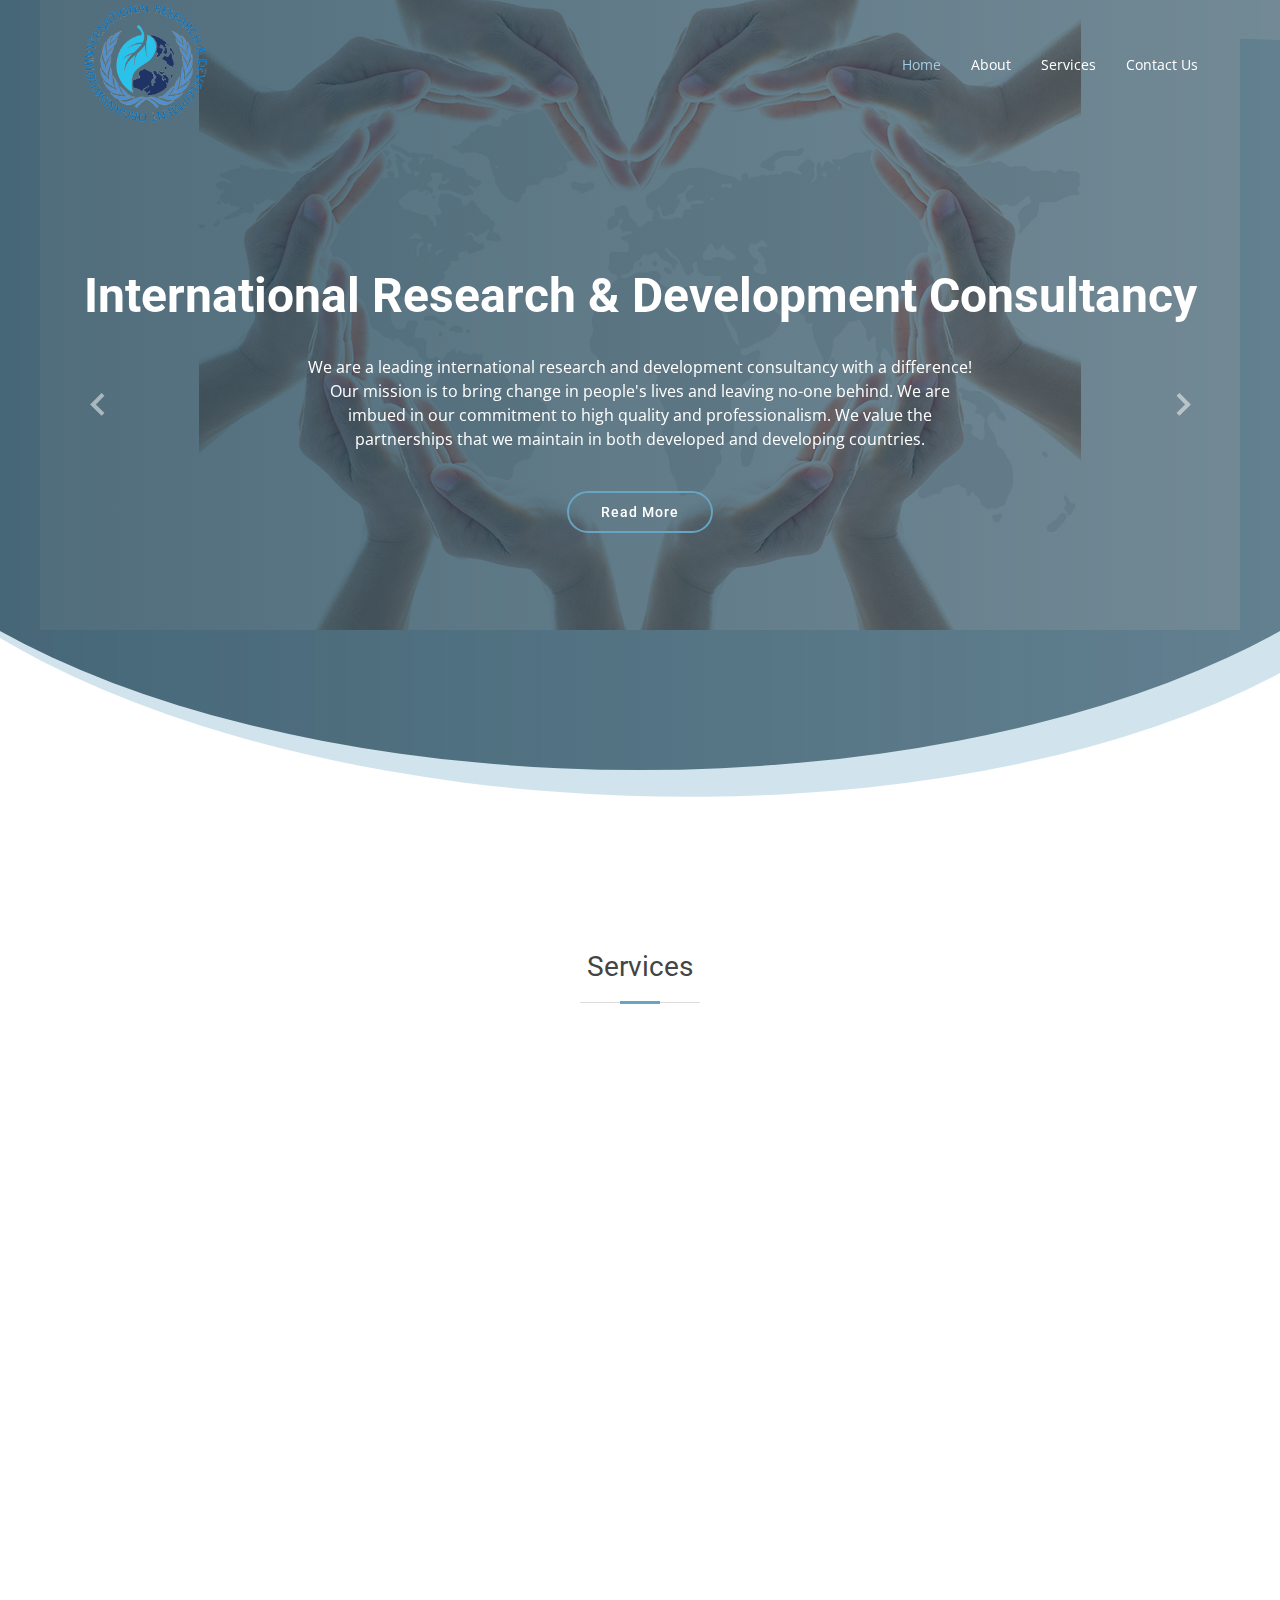
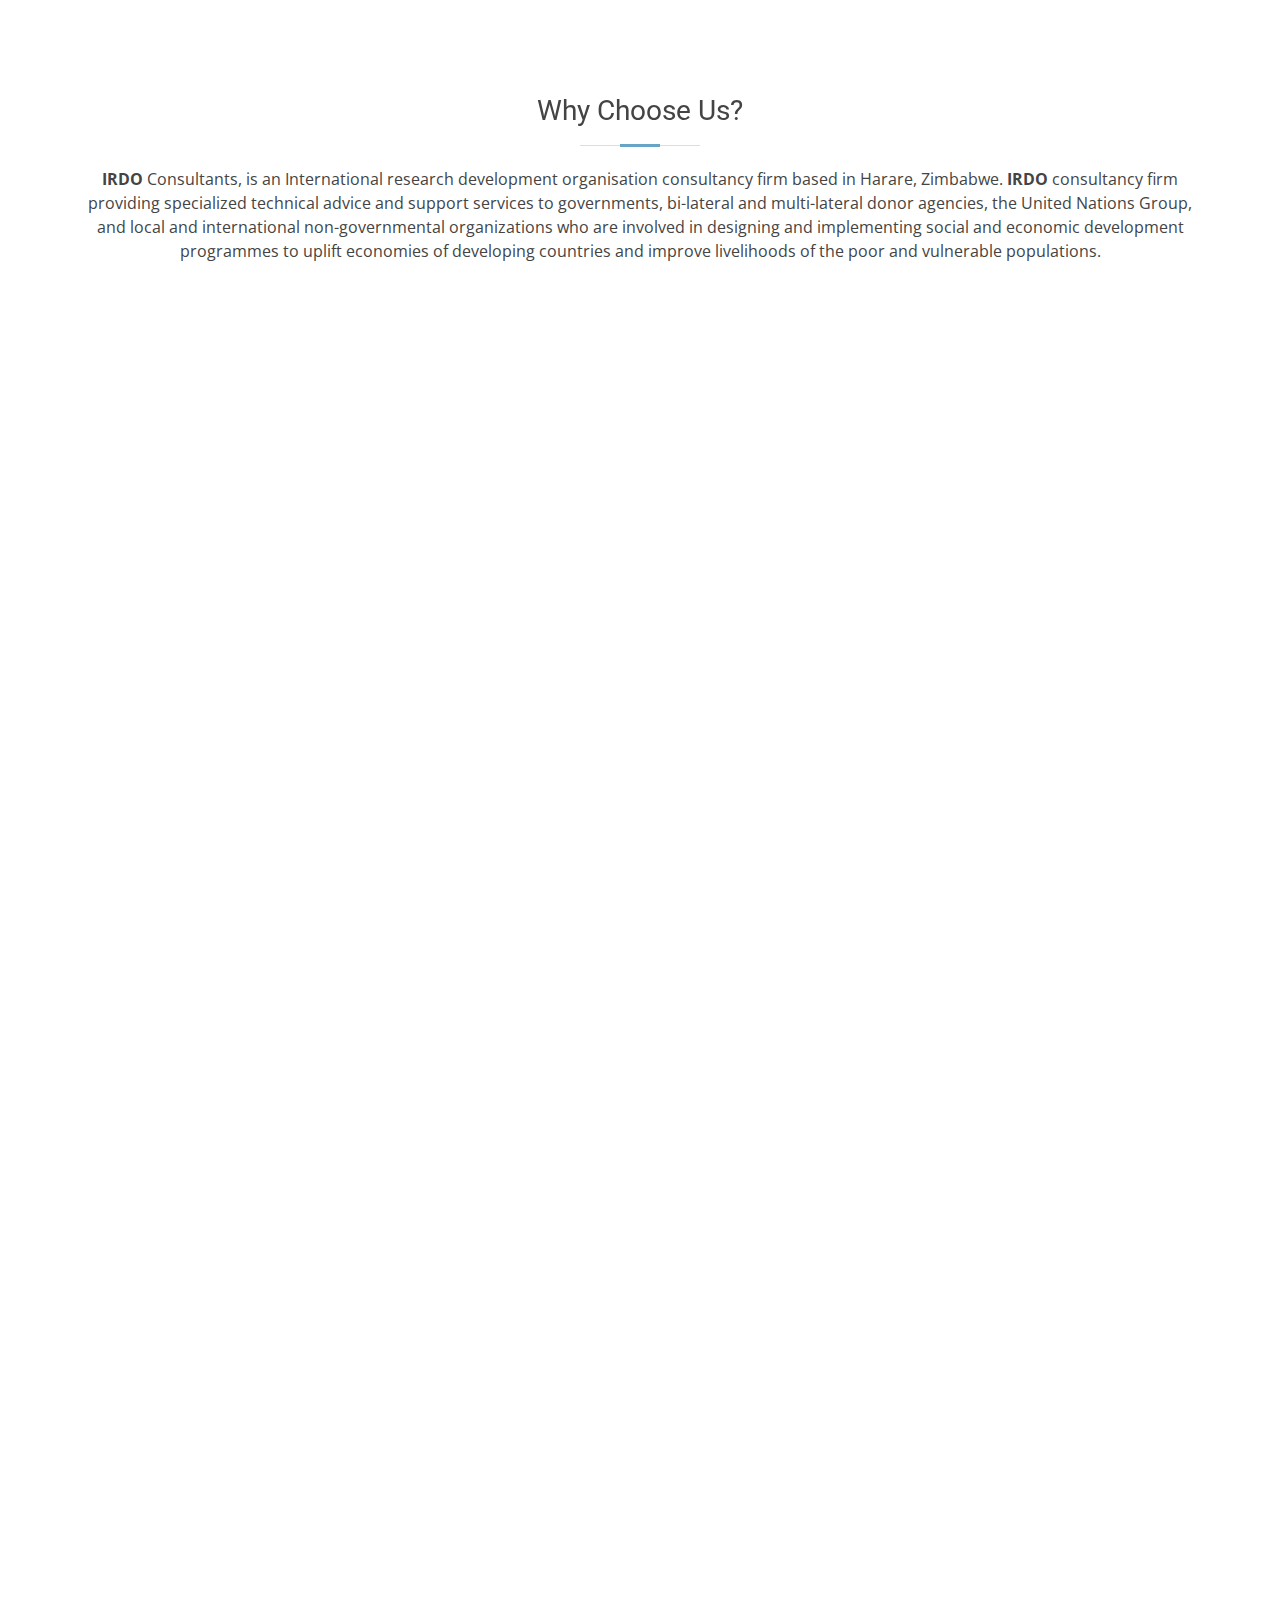
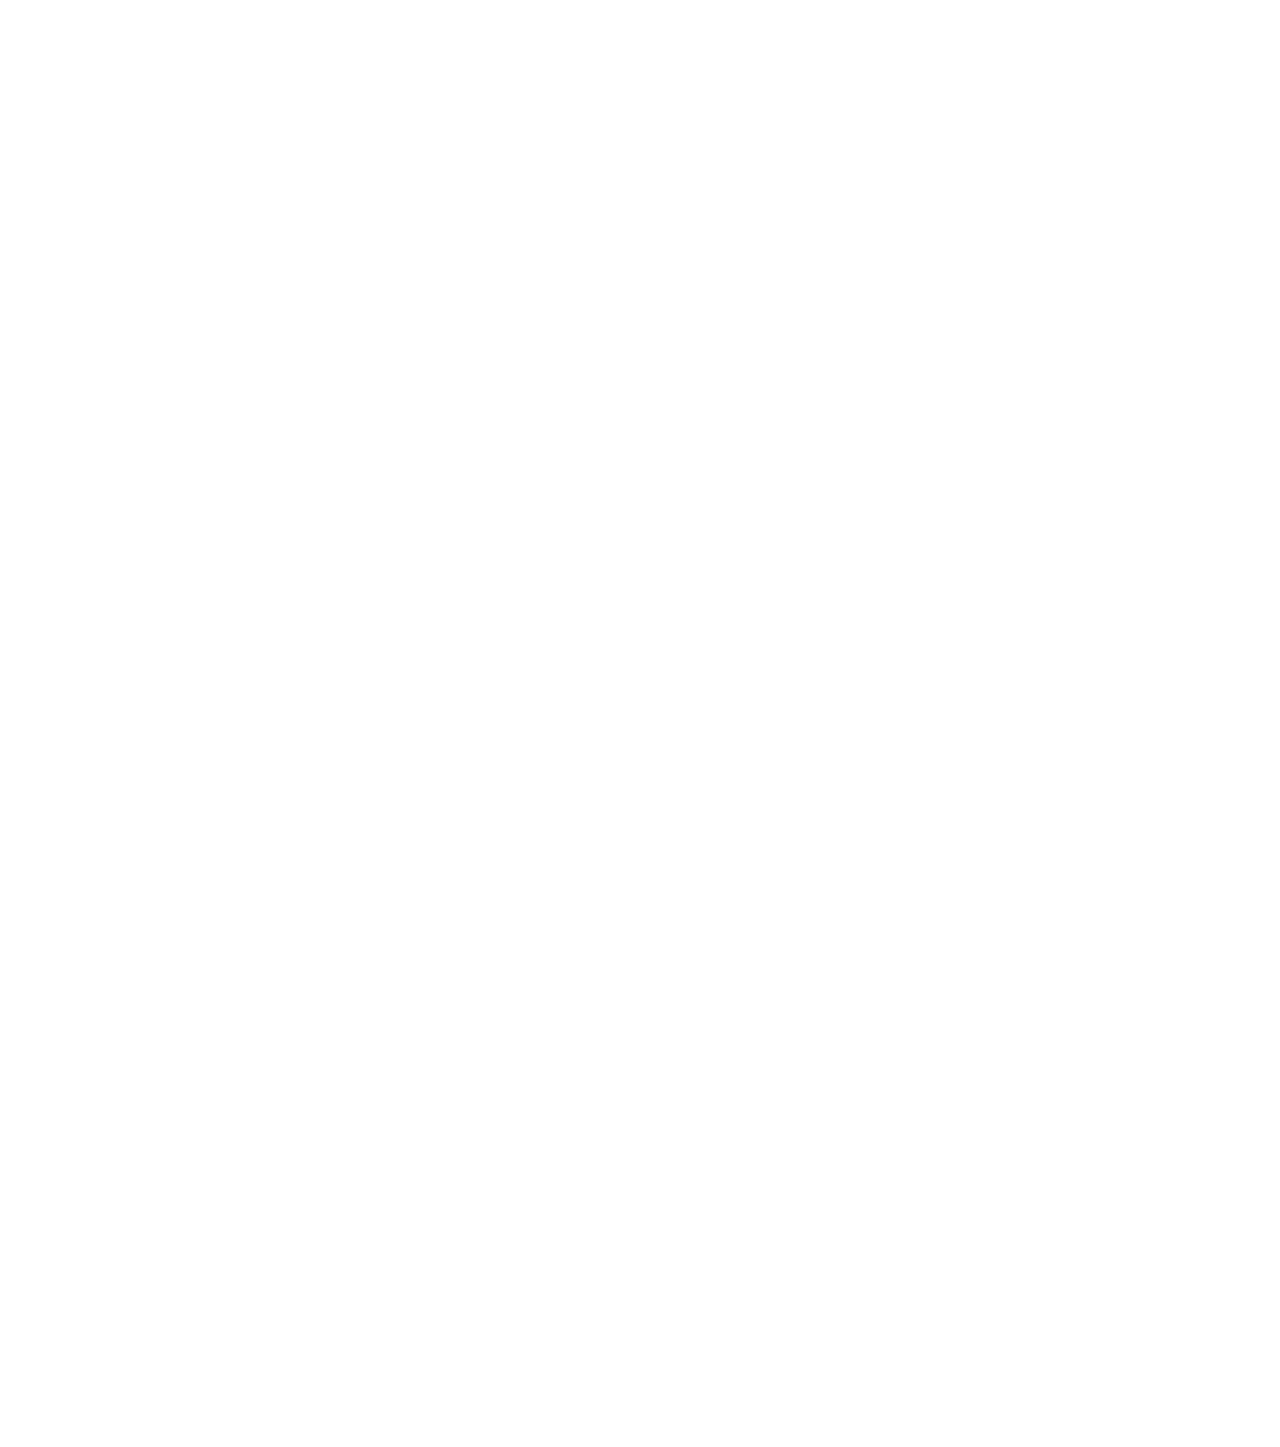
<file: index.html>
<!DOCTYPE html>
<html lang="en">

<head>
  <meta charset="utf-8">
  <meta content="width=device-width, initial-scale=1.0" name="viewport">

  <title>IRDO Consultancy</title>
  <meta content="" name="description">
  <meta content="" name="keywords">

  <!-- Favicons -->
  <link href="./assets/img/irdo-logo-final-removebg-preview.png" rel="icon">
  <link href="./assets/img/irdo-logo-final.png" rel="apple-touch-icon">

  <!-- Google Fonts -->
  <link href="https://fonts.googleapis.com/css?family=Open+Sans:300,300i,400,400i,600,600i,700,700i|Roboto:300,300i,400,400i,500,500i,700,700i&display=swap" rel="stylesheet">

  <!-- Vendor CSS Files -->
  <link href="assets/vendor/animate.css/animate.min.css" rel="stylesheet">
  <link href="assets/vendor/aos/aos.css" rel="stylesheet">
  <link href="assets/vendor/bootstrap/css/bootstrap.min.css" rel="stylesheet">
  <link href="assets/vendor/bootstrap-icons/bootstrap-icons.css" rel="stylesheet">
  <link href="assets/vendor/boxicons/css/boxicons.min.css" rel="stylesheet">
  <link href="assets/vendor/glightbox/css/glightbox.min.css" rel="stylesheet">
  <link href="assets/vendor/swiper/swiper-bundle.min.css" rel="stylesheet">

  <!-- Template Main CSS File -->
  <link href="assets/css/style.css" rel="stylesheet">

  
</head>

<body>

  <!-- ======= Header ======= -->
  <header id="header" class="fixed-top d-flex align-items-center header-transparent">
    <div class="container d-flex justify-content-between align-items-center">

      <div class="logo">
        <!-- <h1 class="text-light"><a href="index.html"><span>IRDO Research and Consultancy</span></a></h1> -->
        <!-- Uncomment below if you prefer to use an image logo -->
        <a href="index.html"><img src="assets/img/irdo-logo-final-removebg-preview.png" alt="" class="img-fluid"></a>
      </div>

      <nav id="navbar" class="navbar">
        <ul>
          <li><a class="active " href="index.html">Home</a></li>
          <li><a href="#">About</a></li>
          <li><a href="#">Services</a></li>
          <li><a href="#">Contact Us</a></li>
        </ul>
        <i class="bi bi-list mobile-nav-toggle"></i>
      </nav><!-- .navbar -->

    </div>
  </header><!-- End Header -->

  <!-- ======= Hero Section ======= -->
  <section id="hero" class="d-flex justify-cntent-center align-items-center">
    <div id="heroCarousel" class="container carousel carousel-fade" data-bs-ride="carousel" data-bs-interval="5000">

      <!-- Slide 1 -->
      <div class="carousel-item active">
        <div class="carousel-container">
          <h2 class="animate__animated animate__fadeInDown">International Research & <span>Development Consultancy</span></h2>
          <p class="animate__animated animate__fadeInUp">We are a leading international research and development consultancy with a difference! Our mission is to bring change in people's lives and leaving no-one behind. We are imbued in our commitment to high quality and professionalism. We value the partnerships that we maintain in both developed and developing countries.</p>
          <a href="" class="btn-get-started animate__animated animate__fadeInUp">Read More</a>
        </div>
      </div>

      <!-- Slide 2 -->
      <div class="carousel-item"> 
        <div class="carousel-container">
          <h2 class="animate__animated animate__fadeInDown">Market Research and Business Development.</h2>
          <p class="animate__animated animate__fadeInUp">We provide you with the data-driven information you need to make informed decisions. From marketing segmentation to product features, the most successful businesses rely on data to educate and measure their strategy and decision-making. Our consultancy services will also enable you to meet with your consumer wherever they are!</p>
          <a href="" class="btn-get-started animate__animated animate__fadeInUp">Read More</a>
        </div>
      </div>

      <!-- Slide 3 -->
      <div class="carousel-item">
        <div class="carousel-container">
          <h2 class="animate__animated animate__fadeInDown">Project Cycle Planning and Data Quality Management</h2>
          <p class="animate__animated animate__fadeInUp">Our approach addresses the complexities of a project through all of its phases, while maintaining alignment with the strategy and objectives agreed upon by stakeholders at the onset.

          </p>
          <a href="" class="btn-get-started animate__animated animate__fadeInUp">Read More</a>
        </div>
      </div>

      <a class="carousel-control-prev" href="#heroCarousel" role="button" data-bs-slide="prev">
        <span class="carousel-control-prev-icon bx bx-chevron-left" aria-hidden="true"></span>
      </a>

      <a class="carousel-control-next" href="#heroCarousel" role="button" data-bs-slide="next">
        <span class="carousel-control-next-icon bx bx-chevron-right" aria-hidden="true"></span>
      </a>

    </div>
  </section><!-- End Hero -->

  <main id="main">

    <!-- ======= Services Section ======= -->
    <section class="services">
      <div class="container">
        <div class="section-title">
          <h2>Services</h2>
        </div>
        <div class="row">
          <div class="col-md-6 col-lg-3 d-flex align-items-stretch" data-aos="fade-up">
            <div class="icon-box icon-box-pink">
              <!-- <div class="icon"><i class="bx bxl-dribbble"></i></div> -->
              <h4 class="title"><a href="">Analysis</a></h4>
              <p class="description">We provide consultancy in areas such as Policy Analysis, Gender Analysis, Health, HIV/AIDS, Youth Analysis, Gender Mainstreaming, Development of Gender Training Modules</p>
            </div>
          </div>

          <div class="col-md-6 col-lg-3 d-flex align-items-stretch" data-aos="fade-up" data-aos-delay="100">
            <div class="icon-box icon-box-cyan">
              <!-- <div class="icon"><i class="bx bx-file"></i></div> -->
              <h4 class="title"><a href="">Insight & Strategy</a></h4>
              <p class="description">Supporting clients by delivering insight into their work and environment. Enhancing strategy development for clients, supporting policy and operational change.</p>
            </div>
          </div>

          <div class="col-md-6 col-lg-3 d-flex align-items-stretch" data-aos="fade-up" data-aos-delay="200">
            <div class="icon-box icon-box-green">
              <!-- <div class="icon"><i class="bx bx-tachometer"></i></div> -->
              <h4 class="title"><a href="">Market Research and Business Development</a></h4>
              <p class="description">We provide you with the data-driven information you need to make informed decisions. From marketing segmentation to product features, the most successful businesses rely on data to educate and measure their strategy and decision-making.</p>
            </div>
          </div>

          <div class="col-md-6 col-lg-3 d-flex align-items-stretch" data-aos="fade-up" data-aos-delay="200">
            <div class="icon-box icon-box-blue">
              <!-- <div class="icon"><i class="bx bx-world"></i></div> -->
              <h4 class="title"><a href="">Feasibility studies</a></h4>
              <p class="description">We help our clients evaluate whether or not a project plan could be successful.We evaluate the practicality of your project plan in order to judge whether or not you're able to move forward with the project or not.</p>
            </div>
          </div>

        </div>

      </div>
    </section><!-- End Services Section -->

    <!-- ======= Why Us Section ======= -->
    <section class="why-us section-bg" data-aos="fade-up" date-aos-delay="200">
      <div class="container">

        <!-- <div class="row">
          <div class="col-lg-6 video-box">
            <img src="assets/img/why-us.jpg" class="img-fluid" alt="">
            <a href="https://www.youtube.com/watch?v=jDDaplaOz7Q" class="venobox play-btn mb-4" data-vbtype="video" data-autoplay="true"></a>
          </div>

          <div class="col-lg-6 d-flex flex-column justify-content-center p-5">

            <div class="icon-box">
              <div class="icon"><i class="bx bx-fingerprint"></i></div>
              <h4 class="title"><a href="">Lorem Ipsum</a></h4>
              <p class="description">Voluptatum deleniti atque corrupti quos dolores et quas molestias excepturi sint occaecati cupiditate non provident</p>
            </div>

            <div class="icon-box">
              <div class="icon"><i class="bx bx-gift"></i></div>
              <h4 class="title"><a href="">Nemo Enim</a></h4>
              <p class="description">At vero eos et accusamus et iusto odio dignissimos ducimus qui blanditiis praesentium voluptatum deleniti atque</p>
            </div>

          </div>
        </div> -->

      </div>
    </section><!-- End Why Us Section -->

    <!-- ======= Features Section ======= -->
    <section class="features">
      <div class="container">

        <div class="section-title">
          <h2>Why Choose Us?</h2>
          <p><strong>IRDO</strong> Consultants, is an International research development organisation consultancy firm based in Harare, Zimbabwe. <strong>IRDO</strong> consultancy firm providing specialized technical advice and support services to governments, bi-lateral and multi-lateral donor agencies, the United Nations Group, and local and international non-governmental organizations who are involved in designing and implementing social and economic development programmes to uplift economies of developing countries and improve livelihoods of the poor and vulnerable populations.</p>
        </div>

        <div class="row" data-aos="fade-up">
          <div class="col-md-5">
            <img src="assets/img/Farming in Africa.jpeg" class="img-fluid" alt="">
          </div>
          <div class="col-md-7 pt-4">
            <h3>Agriculture and Food Security</h3>
            <p class="fst-italic">
              The availability of nutritious food, dependable supply systems, and sustainable agriculture are essential for the African continent and the world at large. IRDO Consultancy  collaborates with local and International organizations, foundations, and authorities to ensure that the global food supply grows despite threats from climate change.
            </p>
            <ul>
              <li><i class="bi bi-check"></i> Provide up-to-date marketing and business management information for farm produce.</li>
              <li><i class="bi bi-check"></i> Guide farmers in the best use of their resources through investigation and diagnosis of problems
                identified by them through extension support.</li>
              <li><i class="bi bi-check"></i> Compile and analyze data on farm enterprise profitability and generate extension information to
                disseminate to farmers, financial institutions/lenders, research institutes.</li>
              <li><i class="bi bi-check"></i> Conduct research/survey studies on socio-economic factors impacting food security including
                market trends, farming methods and patterns, industry incentives etc.</li>
              <li><i class="bi bi-check"></i> Conduct technical and financial capacity building training especially for women and youth in
                agribusiness.</li>

            </ul>
          </div>
        </div>

        <div class="row" data-aos="fade-up">
          <div class="col-md-5 order-1 order-md-2">
            <img src="assets/img/international-human-rights-removebg-preview.png" class="img-fluid" alt="">
          </div>
          <div class="col-md-7 pt-5 order-2 order-md-1">
            <h3>Human Rights Consuling and Advising</h3>
            <p class="fst-italic">
              We work with organisations in Zimbabwe and the world at large to look into issues affecting Human rights.
            </p>
            <p>
              International human rights, public international law, international relations, development, gender, advocacy, 
              and lobbying are the main areas of emphasis in our business of international and local consulting. 
              Additionally, global health and public health, international humanitarian law, humanitarian organizations, rights of migrants and refugees, and all aspects of social justice.
            </p>
          </div>
        </div>

        <div class="row" data-aos="fade-up">
          <div class="col-md-5">
            <img src="assets/img/evaluation.png" class="img-fluid" alt="">
          </div>
          <div class="col-md-7 pt-5">
            <h3>Project Evaluation Consultancy</h3>
            <p>Our consultants at IRDO help you evaluate and present the odds of success or failure of an intervention considering its
              </p>
            <ul>
              <li><i class="bi bi-check"></i>adaptability,</li>
              <li><i class="bi bi-check"></i> effectiveness,</li>
              <li><i class="bi bi-check"></i> effieciency,</li>
              <li><i class="bi bi-check"></i> relevance,</li>
              <li><i class="bi bi-check"></i> coverage,</li>
              <li><i class="bi bi-check"></i> impact, sustainability, and the adequacy of its management and monitoring mechanisms.</li>

            </ul>
          </div>
        </div>

        <div class="row" data-aos="fade-up">
          <div class="col-md-5 order-1 order-md-2">
            <img src="assets/img/hiv-aids-hands-removebg-preview.png" class="img-fluid" alt="">
          </div>
          <div class="col-md-7 pt-5 order-2 order-md-1">
            <h3>HIV & AIDS/ Youth Analysis</h3>
            <p class="fst-italic">
              If there is no international collaboration to stop the future spread of infection,
               HIV/AIDS poses a threat to the health status and economic development of Third World populations.
                Because of their weakened immune systems and history of illnesses, poor people in developing 
                nations are thought to have the highest chance of contracting AIDS. <br> According to recent statistics, Disproportionate new HIV infections occur among women aged 
                15–24 years and men aged 20–29 years
            </p>
            <p>
              In order to supress the HIV and AIDS pandemic, IRDO collaborates with clients to carry out 
            </p>
            <ul>
              <li class="bi bi-check">HIV/AIDS focused research</li>
              <li class="bi bi-check">Capacity Building </li>
              <li class="bi bi-check">Data Analysis and Fact extraction</li>
              <li class="bi bi-check">Devising of programmes that are tailored by the extracted data and carrying them in the areas of concern</li>
            </ul>
          </div>
        </div>

      </div>
    </section><!-- End Features Section -->

  </main><!-- End #main -->

  <!-- ======= Footer ======= -->
  <footer id="footer" data-aos="fade-up" data-aos-easing="ease-in-out" data-aos-duration="500">

    <div class="footer-top">
      <div class="container">
        <div class="row">

          <div class="col-lg-3 col-md-6 footer-links">
            <h4>Useful Links</h4>
            <ul>
              <li><i class="bx bx-chevron-right"></i> <a href="#">Home</a></li>
              <li><i class="bx bx-chevron-right"></i> <a href="#">About us</a></li>
              <li><i class="bx bx-chevron-right"></i> <a href="#">Services</a></li>
              <!-- <li><i class="bx bx-chevron-right"></i> <a href="#">Terms of service</a></li>
              <li><i class="bx bx-chevron-right"></i> <a href="#">Privacy policy</a></li> -->
            </ul>
          </div>

          <div class="col-lg-3 col-md-6 footer-contact">
            <h4>Contact Us</h4>
            <p>
              6019 Ruva Road <br>
              Zimre Park, Ruwa<br>
              Harare <br><br>
              <strong>Phone:</strong> +263 774 687 193<br>
              <strong>Email:</strong> info@irdoconsultancy.com<br>
            </p>

          </div>

          <div class="col-lg-3 col-md-6 footer-info">
            <h3>About IRDO International</h3>
            <p><strong>IRDO</strong> consultancy firm providing specialized technical advice and support services to governments,
               bi-lateral and multi-lateral donor agencies, the United Nations Group, and local and international non-governmental organizations who are involved in designing and implementing social and economic development programmes.</p>
            <div class="social-links mt-3">
              <a href="#" class="twitter"><i class="bx bxl-twitter"></i></a>
              <a href="#" class="facebook"><i class="bx bxl-facebook"></i></a>
              <a href="#" class="instagram"><i class="bx bxl-instagram"></i></a>
              <a href="#" class="linkedin"><i class="bx bxl-linkedin"></i></a>
            </div>
          </div>

        </div>
      </div>
    </div>

    <div class="container">
      <div class="copyright">
        &copy; Copyright <strong><span>IRDO International</span></strong>. All Rights Reserved
      </div>
      <div class="credits">
      </div>
    </div>
  </footer><!-- End Footer -->

  <a href="#" class="back-to-top d-flex align-items-center justify-content-center"><i class="bi bi-arrow-up-short"></i></a>

  <!-- Vendor JS Files -->
  <script src="assets/vendor/purecounter/purecounter_vanilla.js"></script>
  <script src="assets/vendor/aos/aos.js"></script>
  <script src="assets/vendor/bootstrap/js/bootstrap.bundle.min.js"></script>
  <script src="assets/vendor/glightbox/js/glightbox.min.js"></script>
  <script src="assets/vendor/isotope-layout/isotope.pkgd.min.js"></script>
  <script src="assets/vendor/swiper/swiper-bundle.min.js"></script>
  <script src="assets/vendor/waypoints/noframework.waypoints.js"></script>
  <script src="assets/vendor/php-email-form/validate.js"></script>

  <!-- Template Main JS File -->
  <script src="assets/js/main.js"></script>

</body>

</html>
</file>
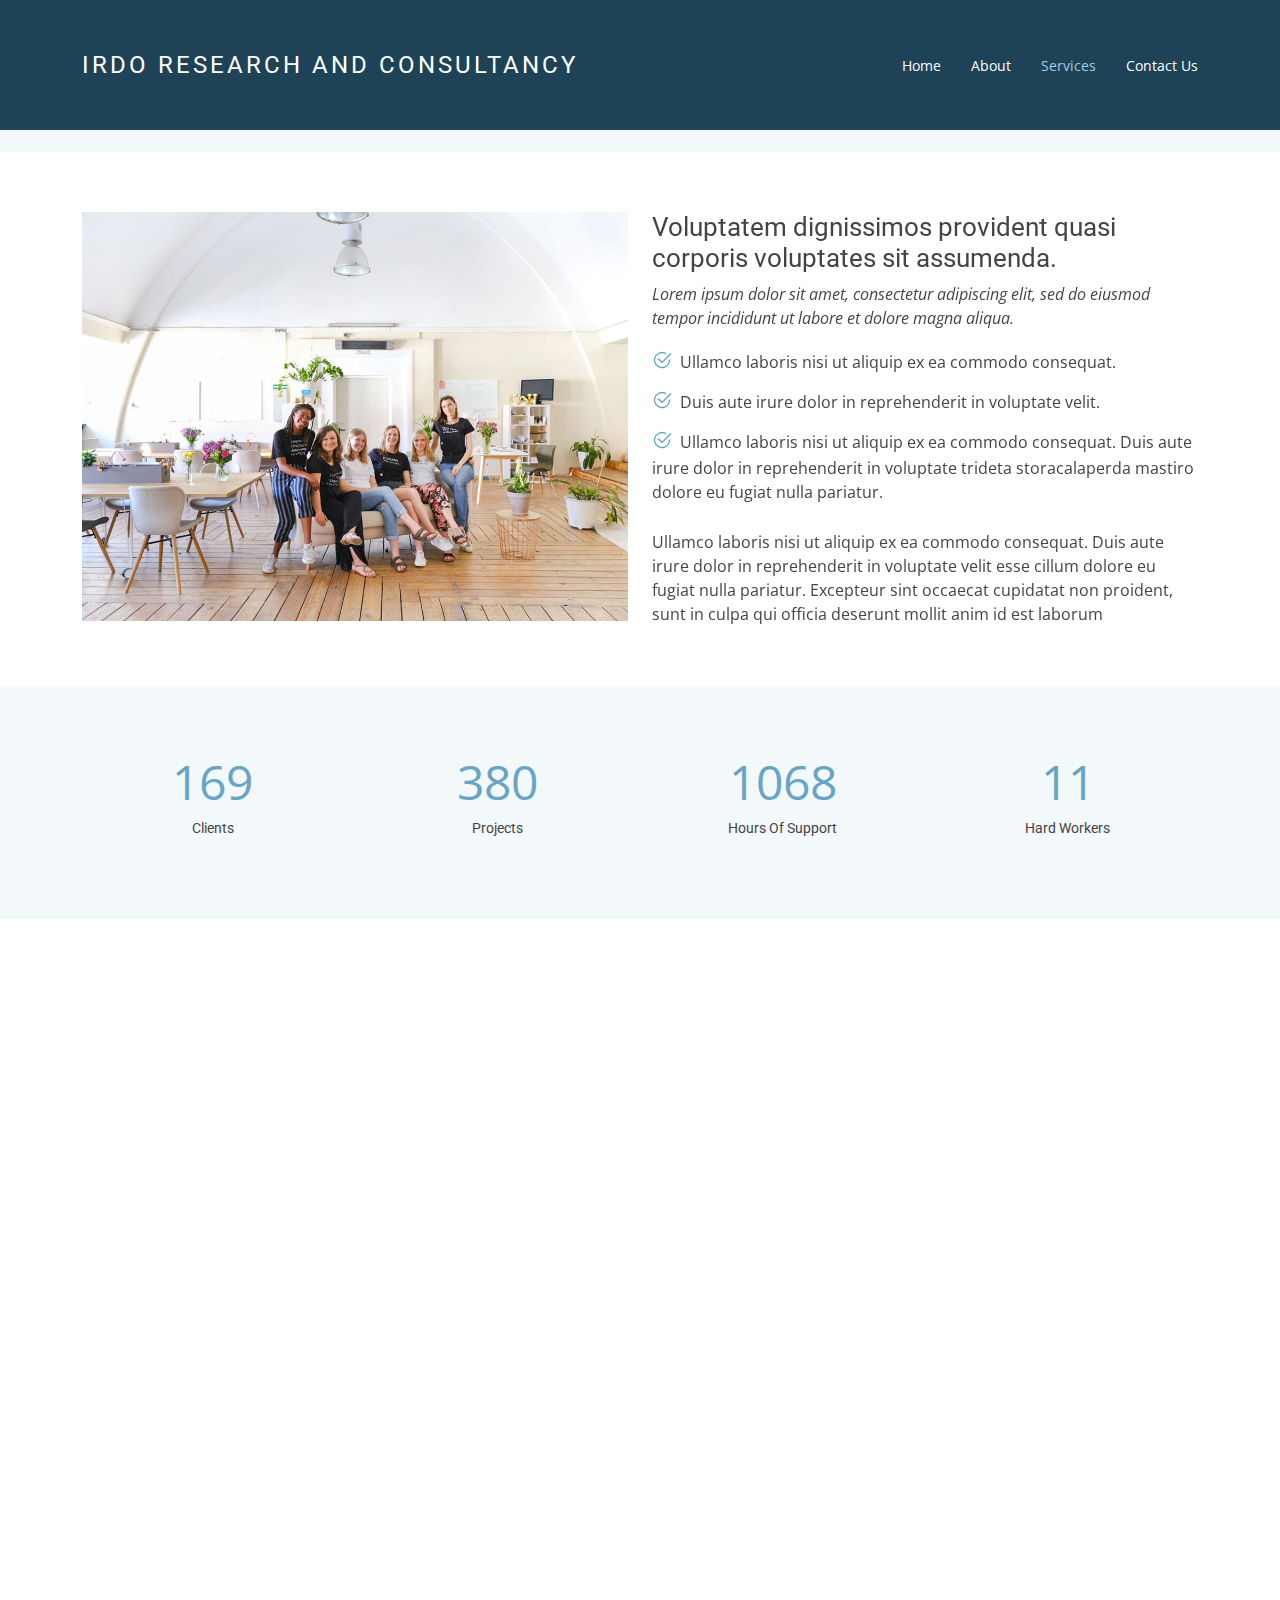
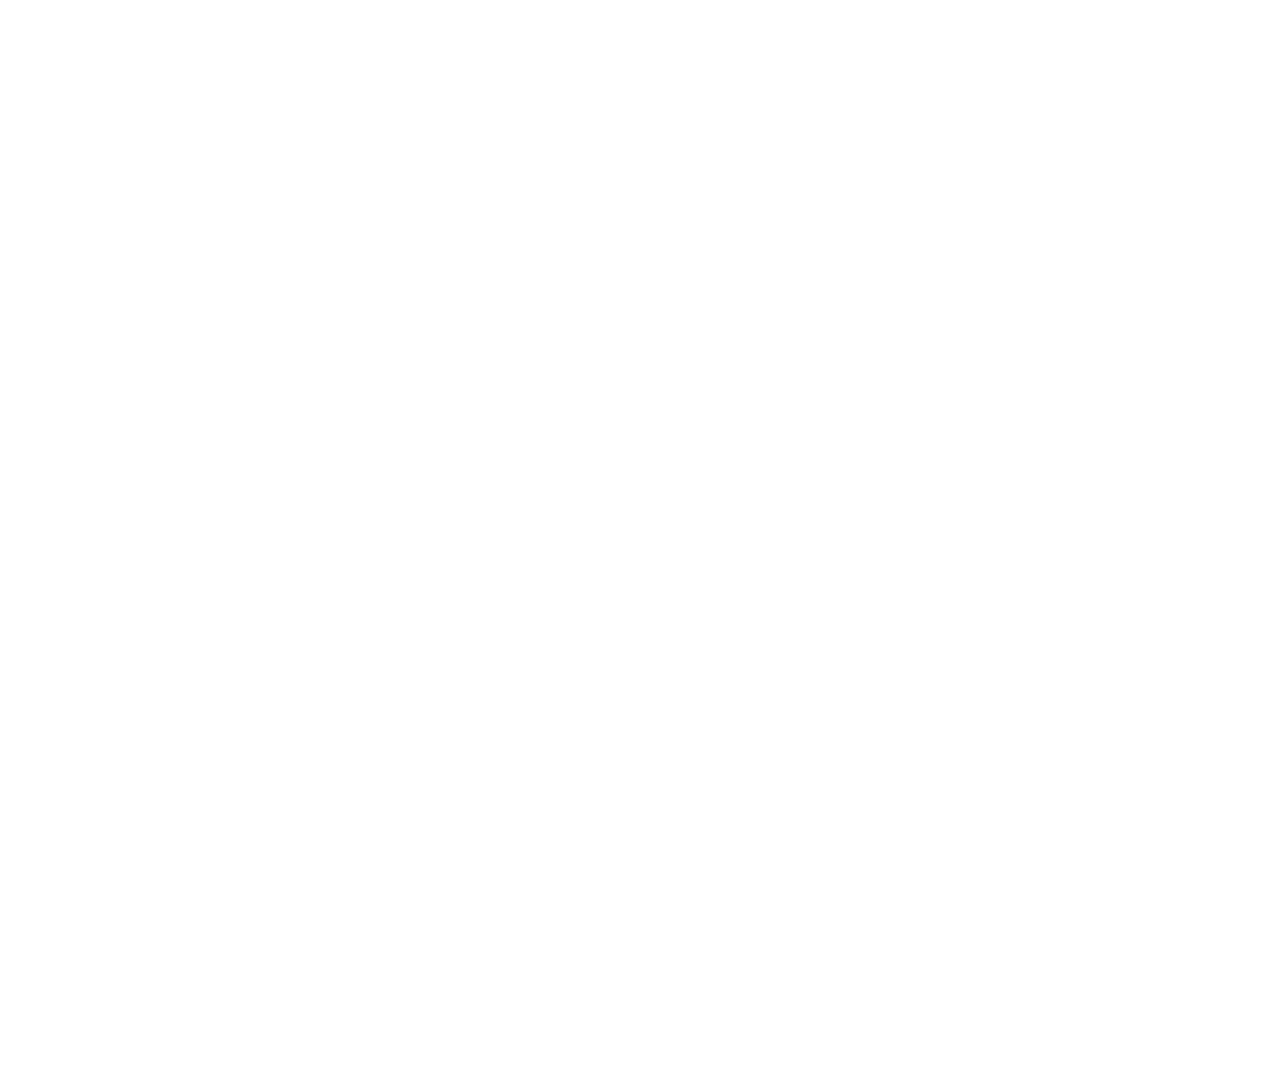
<file: about.html>
<!DOCTYPE html>
<html lang="en">

<head>
  <meta charset="utf-8">
  <meta content="width=device-width, initial-scale=1.0" name="viewport">

  <title>About - Moderna Bootstrap Template</title>
  <meta content="" name="description">
  <meta content="" name="keywords">

  <!-- Favicons -->
  <link href="assets/img/favicon.png" rel="icon">
  <link href="assets/img/apple-touch-icon.png" rel="apple-touch-icon">

  <!-- Google Fonts -->
  <link href="https://fonts.googleapis.com/css?family=Open+Sans:300,300i,400,400i,600,600i,700,700i|Roboto:300,300i,400,400i,500,500i,700,700i&display=swap" rel="stylesheet">

  <!-- Vendor CSS Files -->
  <link href="assets/vendor/animate.css/animate.min.css" rel="stylesheet">
  <link href="assets/vendor/aos/aos.css" rel="stylesheet">
  <link href="assets/vendor/bootstrap/css/bootstrap.min.css" rel="stylesheet">
  <link href="assets/vendor/bootstrap-icons/bootstrap-icons.css" rel="stylesheet">
  <link href="assets/vendor/boxicons/css/boxicons.min.css" rel="stylesheet">
  <link href="assets/vendor/glightbox/css/glightbox.min.css" rel="stylesheet">
  <link href="assets/vendor/swiper/swiper-bundle.min.css" rel="stylesheet">

  <!-- Template Main CSS File -->
  <link href="assets/css/style.css" rel="stylesheet">

  <!-- =======================================================
  * Template Name: Moderna - v4.9.1
  * Template URL: https://bootstrapmade.com/free-bootstrap-template-corporate-moderna/
  * Author: BootstrapMade.com
  * License: https://bootstrapmade.com/license/
  ======================================================== -->
</head>

<body>

  <!-- ======= Header ======= -->
  <header id="header" class="fixed-top d-flex align-items-center ">
    <div class="container d-flex justify-content-between align-items-center">

      <div class="logo">
        <h1 class="text-light"><a href="index.html"><span>IRDO Research and Consultancy</span></a></h1>
        <!-- Uncomment below if you prefer to use an image logo -->
        <!-- <a href="index.html"><img src="assets/img/logo.png" alt="" class="img-fluid"></a>-->
      </div>

      <nav id="navbar" class="navbar">
        <ul>
          <li><a class="" href="index.html">Home</a></li>
          <li><a href="about.html">About</a></li>
          <li><a class="active" href="services.html">Services</a></li>
          <li><a href="contact.html">Contact Us</a></li>
        </ul>
        <i class="bi bi-list mobile-nav-toggle"></i>
      </nav><!-- .navbar -->

    </div>
  </header><!-- End Header -->

  <main id="main">

    <!-- ======= About Us Section ======= -->
    <section class="breadcrumbs">
      <div class="container">

        <div class="d-flex justify-content-between align-items-center">
          <h2>About Us</h2>
          <ol>
            <li><a href="index.html">Home</a></li>
            <li>About Us</li>
          </ol>
        </div>

      </div>
    </section><!-- End About Us Section -->

    <!-- ======= About Section ======= -->
    <section class="about" data-aos="fade-up">
      <div class="container">

        <div class="row">
          <div class="col-lg-6">
            <img src="assets/img/about.jpg" class="img-fluid" alt="">
          </div>
          <div class="col-lg-6 pt-4 pt-lg-0">
            <h3>Voluptatem dignissimos provident quasi corporis voluptates sit assumenda.</h3>
            <p class="fst-italic">
              Lorem ipsum dolor sit amet, consectetur adipiscing elit, sed do eiusmod tempor incididunt ut labore et dolore
              magna aliqua.
            </p>
            <ul>
              <li><i class="bi bi-check2-circle"></i> Ullamco laboris nisi ut aliquip ex ea commodo consequat.</li>
              <li><i class="bi bi-check2-circle"></i> Duis aute irure dolor in reprehenderit in voluptate velit.</li>
              <li><i class="bi bi-check2-circle"></i> Ullamco laboris nisi ut aliquip ex ea commodo consequat. Duis aute irure dolor in reprehenderit in voluptate trideta storacalaperda mastiro dolore eu fugiat nulla pariatur.</li>
            </ul>
            <p>
              Ullamco laboris nisi ut aliquip ex ea commodo consequat. Duis aute irure dolor in reprehenderit in voluptate
              velit esse cillum dolore eu fugiat nulla pariatur. Excepteur sint occaecat cupidatat non proident, sunt in
              culpa qui officia deserunt mollit anim id est laborum
            </p>
          </div>
        </div>

      </div>
    </section><!-- End About Section -->

    <!-- ======= Facts Section ======= -->
    <section class="facts section-bg" data-aos="fade-up">
      <div class="container">

        <div class="row counters">

          <div class="col-lg-3 col-6 text-center">
            <span data-purecounter-start="0" data-purecounter-end="232" data-purecounter-duration="1" class="purecounter"></span>
            <p>Clients</p>
          </div>

          <div class="col-lg-3 col-6 text-center">
            <span data-purecounter-start="0" data-purecounter-end="521" data-purecounter-duration="1" class="purecounter"></span>
            <p>Projects</p>
          </div>

          <div class="col-lg-3 col-6 text-center">
            <span data-purecounter-start="0" data-purecounter-end="1463" data-purecounter-duration="1" class="purecounter"></span>
            <p>Hours Of Support</p>
          </div>

          <div class="col-lg-3 col-6 text-center">
            <span data-purecounter-start="0" data-purecounter-end="15" data-purecounter-duration="1" class="purecounter"></span>
            <p>Hard Workers</p>
          </div>

        </div>

      </div>
    </section><!-- End Facts Section -->

    <!-- ======= Our Skills Section ======= -->
    <section class="skills" data-aos="fade-up">
      <div class="container">

        <div class="section-title">
          <h2>Our Skills</h2>
          <p>Magnam dolores commodi suscipit. Necessitatibus eius consequatur ex aliquid fuga eum quidem. Sit sint consectetur velit. Quisquam quos quisquam cupiditate. Et nemo qui impedit suscipit alias ea. Quia fugiat sit in iste officiis commodi quidem hic quas.</p>
        </div>

        <div class="skills-content">

          <div class="progress">
            <div class="progress-bar bg-success" role="progressbar" aria-valuenow="100" aria-valuemin="0" aria-valuemax="100">
              <span class="skill">HTML <i class="val">100%</i></span>
            </div>
          </div>

          <div class="progress">
            <div class="progress-bar bg-info" role="progressbar" aria-valuenow="90" aria-valuemin="0" aria-valuemax="100">
              <span class="skill">CSS <i class="val">90%</i></span>
            </div>
          </div>

          <div class="progress">
            <div class="progress-bar bg-warning" role="progressbar" aria-valuenow="75" aria-valuemin="0" aria-valuemax="100">
              <span class="skill">JavaScript <i class="val">75%</i></span>
            </div>
          </div>

          <div class="progress">
            <div class="progress-bar bg-danger" role="progressbar" aria-valuenow="55" aria-valuemin="0" aria-valuemax="100">
              <span class="skill">Photoshop <i class="val">55%</i></span>
            </div>
          </div>

        </div>

      </div>
    </section><!-- End Our Skills Section -->

    <!-- ======= Tetstimonials Section ======= -->
    <section class="testimonials" data-aos="fade-up">
      <div class="container">

        <div class="section-title">
          <h2>Tetstimonials</h2>
          <p>Magnam dolores commodi suscipit. Necessitatibus eius consequatur ex aliquid fuga eum quidem. Sit sint consectetur velit. Quisquam quos quisquam cupiditate. Et nemo qui impedit suscipit alias ea. Quia fugiat sit in iste officiis commodi quidem hic quas.</p>
        </div>

        <div class="testimonials-carousel swiper">
          <div class="swiper-wrapper">
            <div class="testimonial-item swiper-slide">
              <img src="assets/img/testimonials/testimonials-1.jpg" class="testimonial-img" alt="">
              <h3>Saul Goodman</h3>
              <h4>Ceo &amp; Founder</h4>
              <p>
                <i class="bx bxs-quote-alt-left quote-icon-left"></i>
                Proin iaculis purus consequat sem cure digni ssim donec porttitora entum suscipit rhoncus. Accusantium quam, ultricies eget id, aliquam eget nibh et. Maecen aliquam, risus at semper.
                <i class="bx bxs-quote-alt-right quote-icon-right"></i>
              </p>
            </div>

            <div class="testimonial-item swiper-slide">
              <img src="assets/img/testimonials/testimonials-2.jpg" class="testimonial-img" alt="">
              <h3>Sara Wilsson</h3>
              <h4>Designer</h4>
              <p>
                <i class="bx bxs-quote-alt-left quote-icon-left"></i>
                Export tempor illum tamen malis malis eram quae irure esse labore quem cillum quid cillum eram malis quorum velit fore eram velit sunt aliqua noster fugiat irure amet legam anim culpa.
                <i class="bx bxs-quote-alt-right quote-icon-right"></i>
              </p>
            </div>

            <div class="testimonial-item swiper-slide">
              <img src="assets/img/testimonials/testimonials-3.jpg" class="testimonial-img" alt="">
              <h3>Jena Karlis</h3>
              <h4>Store Owner</h4>
              <p>
                <i class="bx bxs-quote-alt-left quote-icon-left"></i>
                Enim nisi quem export duis labore cillum quae magna enim sint quorum nulla quem veniam duis minim tempor labore quem eram duis noster aute amet eram fore quis sint minim.
                <i class="bx bxs-quote-alt-right quote-icon-right"></i>
              </p>
            </div>

            <div class="testimonial-item swiper-slide">
              <img src="assets/img/testimonials/testimonials-4.jpg" class="testimonial-img" alt="">
              <h3>Matt Brandon</h3>
              <h4>Freelancer</h4>
              <p>
                <i class="bx bxs-quote-alt-left quote-icon-left"></i>
                Fugiat enim eram quae cillum dolore dolor amet nulla culpa multos export minim fugiat minim velit minim dolor enim duis veniam ipsum anim magna sunt elit fore quem dolore labore illum veniam.
                <i class="bx bxs-quote-alt-right quote-icon-right"></i>
              </p>
            </div>

            <div class="testimonial-item swiper-slide">
              <img src="assets/img/testimonials/testimonials-5.jpg" class="testimonial-img" alt="">
              <h3>John Larson</h3>
              <h4>Entrepreneur</h4>
              <p>
                <i class="bx bxs-quote-alt-left quote-icon-left"></i>
                Quis quorum aliqua sint quem legam fore sunt eram irure aliqua veniam tempor noster veniam enim culpa labore duis sunt culpa nulla illum cillum fugiat legam esse veniam culpa fore nisi cillum quid.
                <i class="bx bxs-quote-alt-right quote-icon-right"></i>
              </p>
            </div>
          </div>
          <div class="swiper-pagination"></div>
        </div>

      </div>
    </section><!-- End Ttstimonials Section -->

  </main><!-- End #main -->

  <!-- ======= Footer ======= -->
  <footer id="footer" data-aos="fade-up" data-aos-easing="ease-in-out" data-aos-duration="500">

    <div class="footer-newsletter">
      <div class="container">
        <div class="row">
          <div class="col-lg-6">
            <h4>Our Newsletter</h4>
            <p>Tamen quem nulla quae legam multos aute sint culpa legam noster magna</p>
          </div>
          <div class="col-lg-6">
            <form action="" method="post">
              <input type="email" name="email"><input type="submit" value="Subscribe">
            </form>
          </div>
        </div>
      </div>
    </div>

    <div class="footer-top">
      <div class="container">
        <div class="row">

          <div class="col-lg-3 col-md-6 footer-links">
            <h4>Useful Links</h4>
            <ul>
              <li><i class="bx bx-chevron-right"></i> <a href="#">Home</a></li>
              <li><i class="bx bx-chevron-right"></i> <a href="#">About us</a></li>
              <li><i class="bx bx-chevron-right"></i> <a href="#">Services</a></li>
              <li><i class="bx bx-chevron-right"></i> <a href="#">Terms of service</a></li>
              <li><i class="bx bx-chevron-right"></i> <a href="#">Privacy policy</a></li>
            </ul>
          </div>

          <div class="col-lg-3 col-md-6 footer-links">
            <h4>Our Services</h4>
            <ul>
              <li><i class="bx bx-chevron-right"></i> <a href="#">Web Design</a></li>
              <li><i class="bx bx-chevron-right"></i> <a href="#">Web Development</a></li>
              <li><i class="bx bx-chevron-right"></i> <a href="#">Product Management</a></li>
              <li><i class="bx bx-chevron-right"></i> <a href="#">Marketing</a></li>
              <li><i class="bx bx-chevron-right"></i> <a href="#">Graphic Design</a></li>
            </ul>
          </div>

          <div class="col-lg-3 col-md-6 footer-contact">
            <h4>Contact Us</h4>
            <p>
              A108 Adam Street <br>
              New York, NY 535022<br>
              United States <br><br>
              <strong>Phone:</strong> +1 5589 55488 55<br>
              <strong>Email:</strong> info@example.com<br>
            </p>

          </div>

          <div class="col-lg-3 col-md-6 footer-info">
            <h3>About Moderna</h3>
            <p>Cras fermentum odio eu feugiat lide par naso tierra. Justo eget nada terra videa magna derita valies darta donna mare fermentum iaculis eu non diam phasellus.</p>
            <div class="social-links mt-3">
              <a href="#" class="twitter"><i class="bx bxl-twitter"></i></a>
              <a href="#" class="facebook"><i class="bx bxl-facebook"></i></a>
              <a href="#" class="instagram"><i class="bx bxl-instagram"></i></a>
              <a href="#" class="linkedin"><i class="bx bxl-linkedin"></i></a>
            </div>
          </div>

        </div>
      </div>
    </div>

    <div class="container">
      <div class="copyright">
        &copy; Copyright <strong><span>Moderna</span></strong>. All Rights Reserved
      </div>
      <div class="credits">
        <!-- All the links in the footer should remain intact. -->
        <!-- You can delete the links only if you purchased the pro version. -->
        <!-- Licensing information: https://bootstrapmade.com/license/ -->
        <!-- Purchase the pro version with working PHP/AJAX contact form: https://bootstrapmade.com/free-bootstrap-template-corporate-moderna/ -->
        Designed by <a href="https://bootstrapmade.com/">BootstrapMade</a>
      </div>
    </div>
  </footer><!-- End Footer -->

  <a href="#" class="back-to-top d-flex align-items-center justify-content-center"><i class="bi bi-arrow-up-short"></i></a>

  <!-- Vendor JS Files -->
  <script src="assets/vendor/purecounter/purecounter_vanilla.js"></script>
  <script src="assets/vendor/aos/aos.js"></script>
  <script src="assets/vendor/bootstrap/js/bootstrap.bundle.min.js"></script>
  <script src="assets/vendor/glightbox/js/glightbox.min.js"></script>
  <script src="assets/vendor/isotope-layout/isotope.pkgd.min.js"></script>
  <script src="assets/vendor/swiper/swiper-bundle.min.js"></script>
  <script src="assets/vendor/waypoints/noframework.waypoints.js"></script>
  <script src="assets/vendor/php-email-form/validate.js"></script>

  <!-- Template Main JS File -->
  <script src="assets/js/main.js"></script>

</body>

</html>
</file>
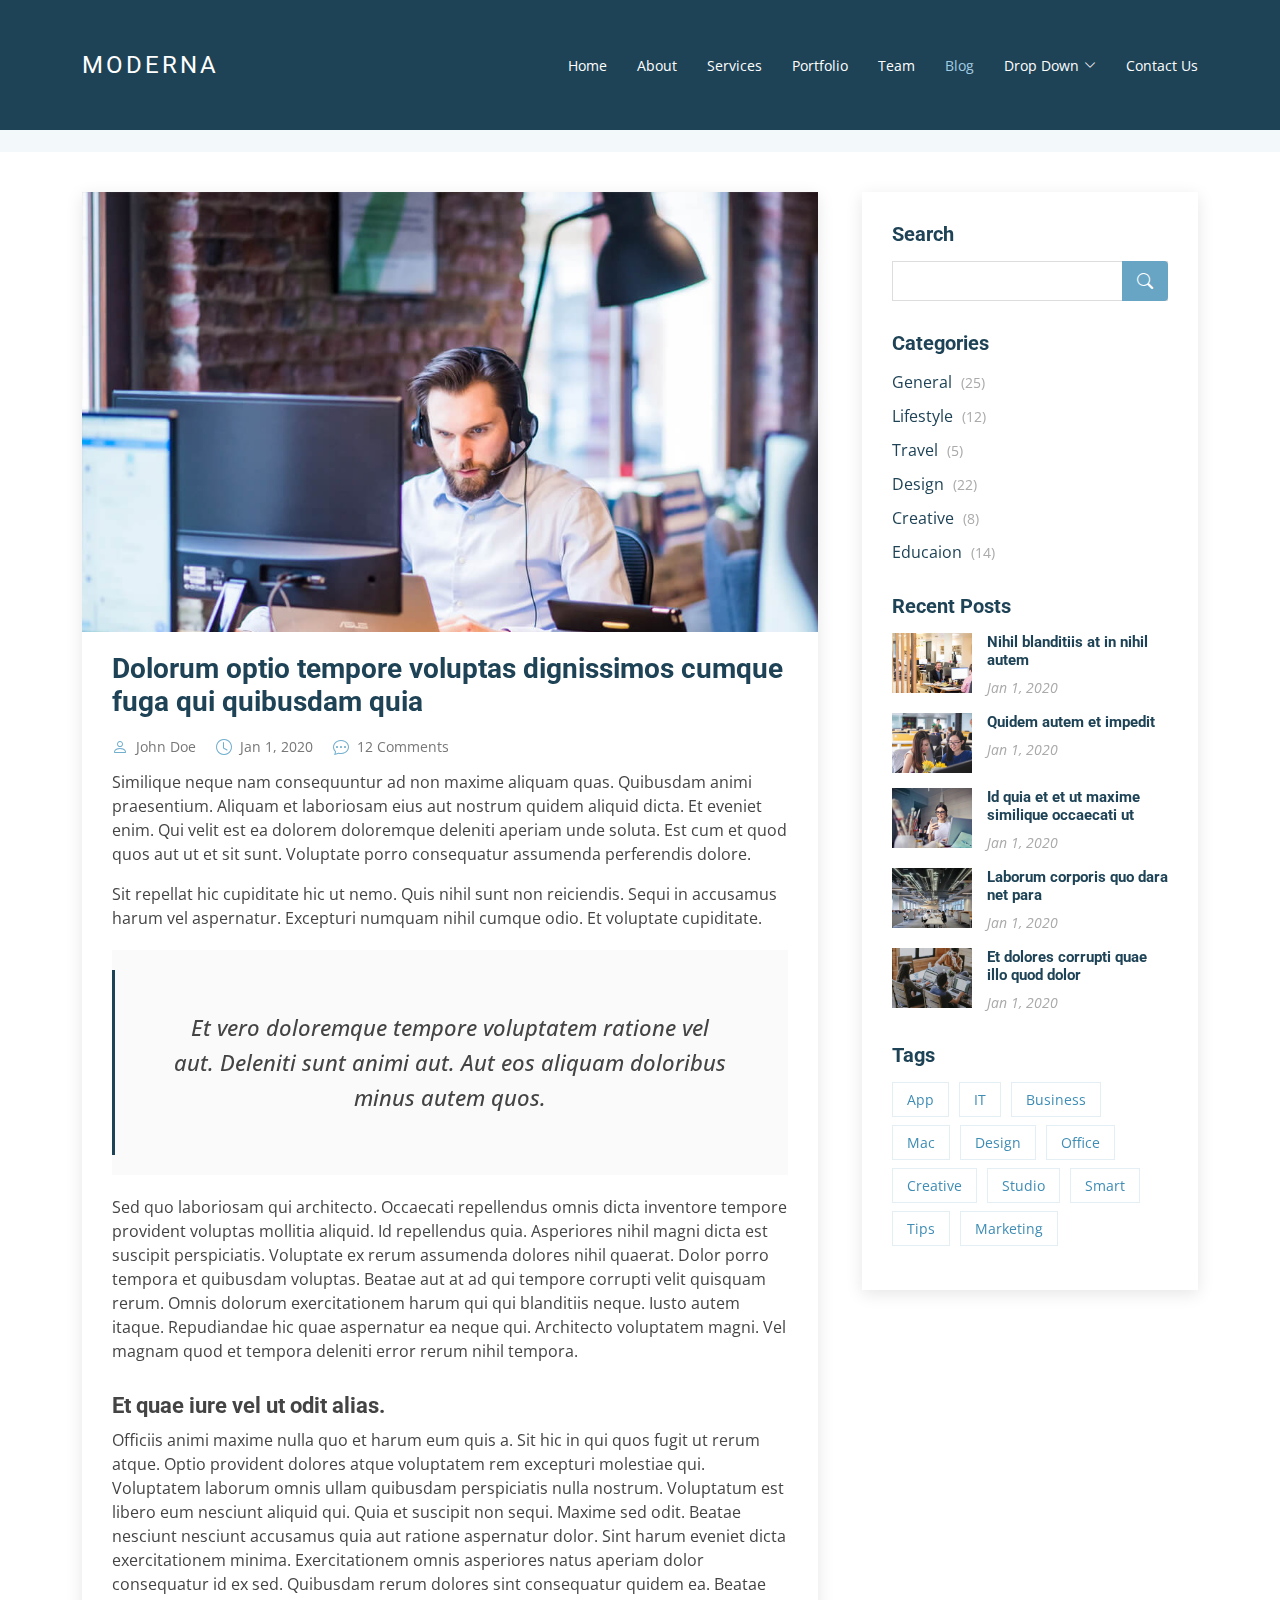
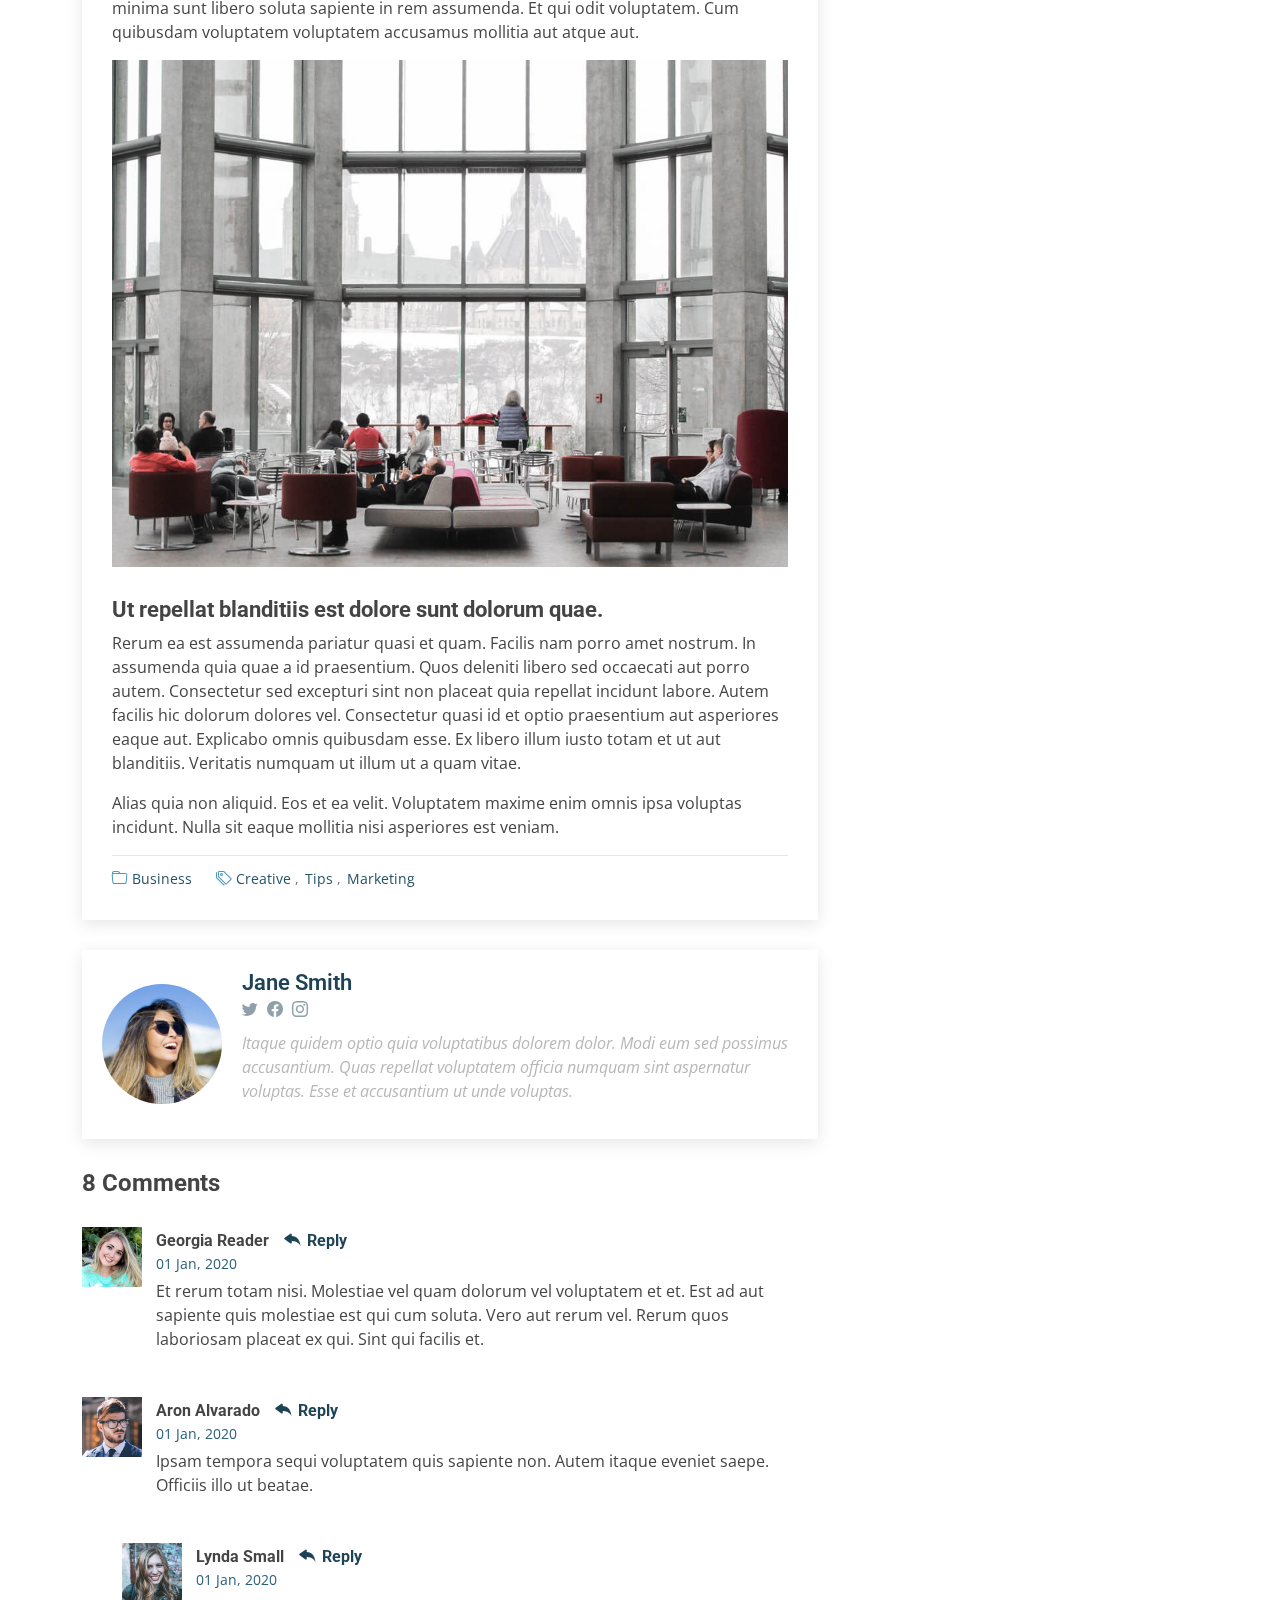
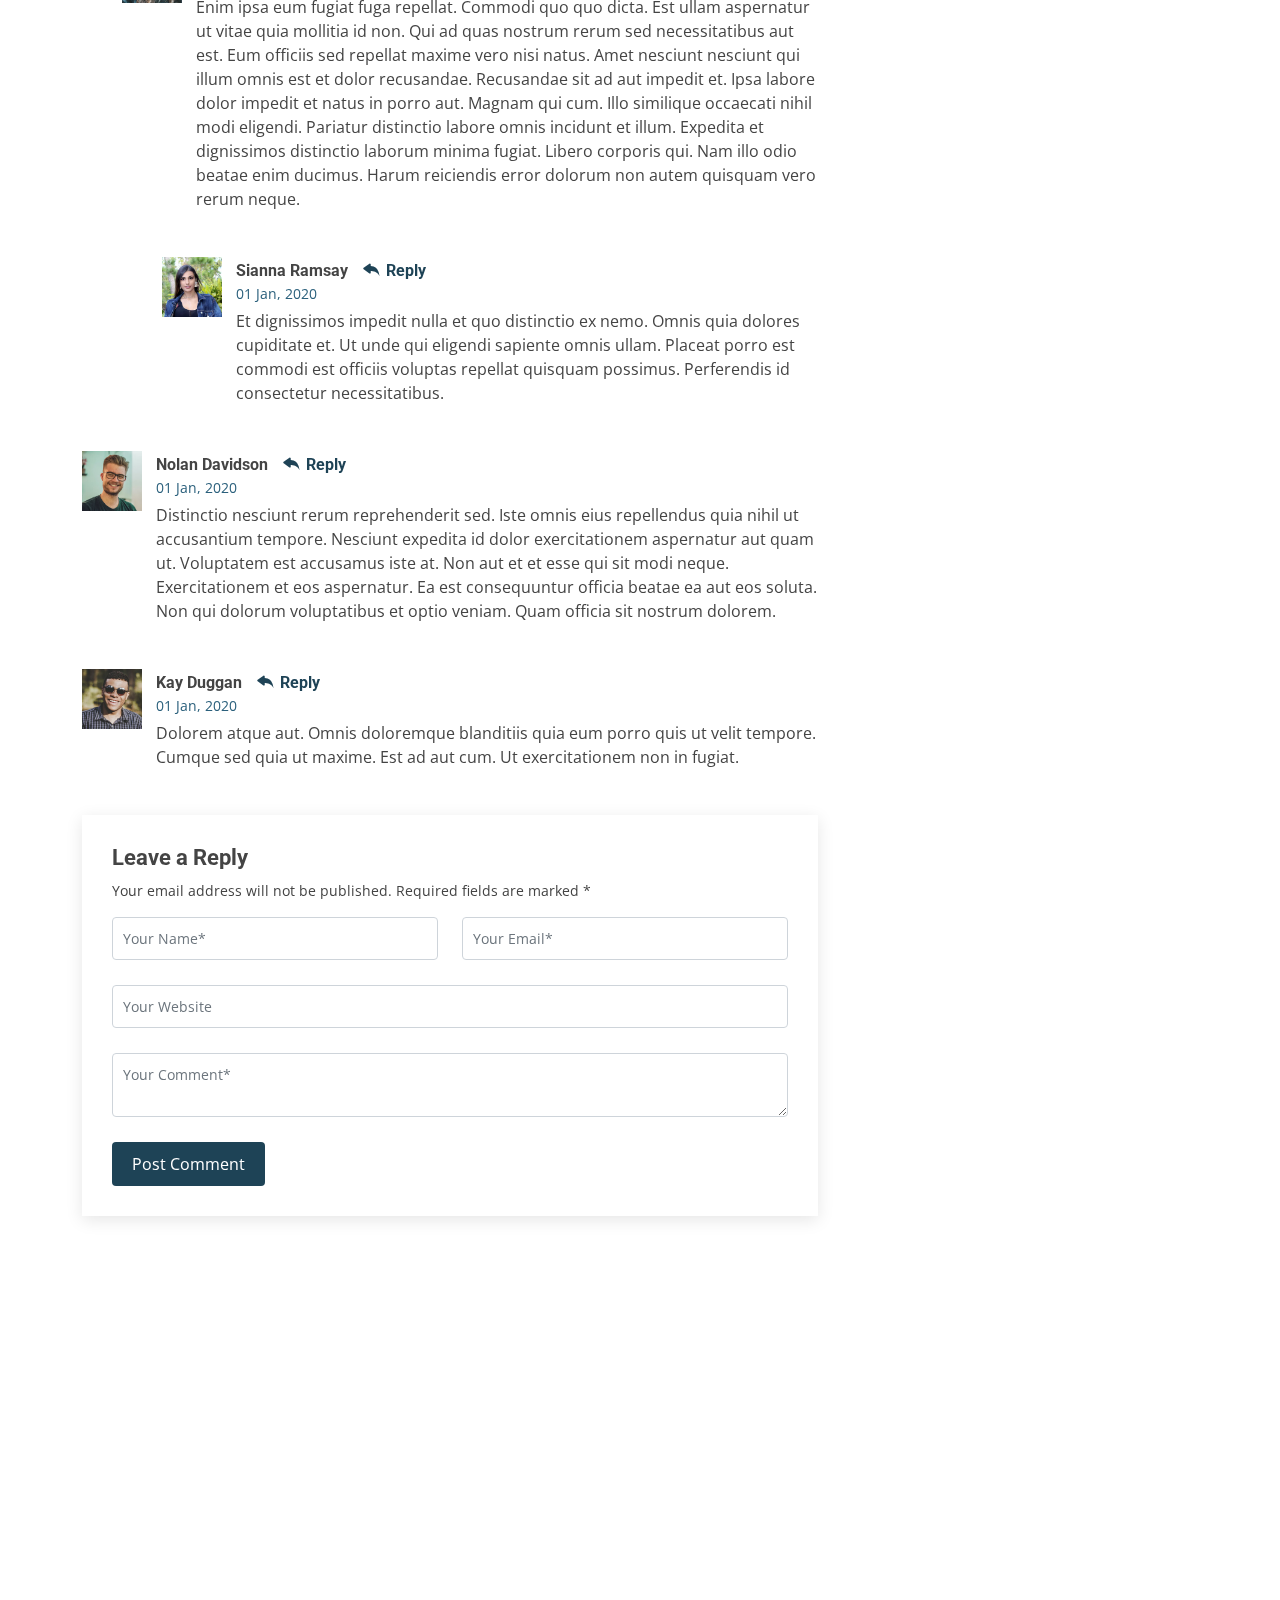
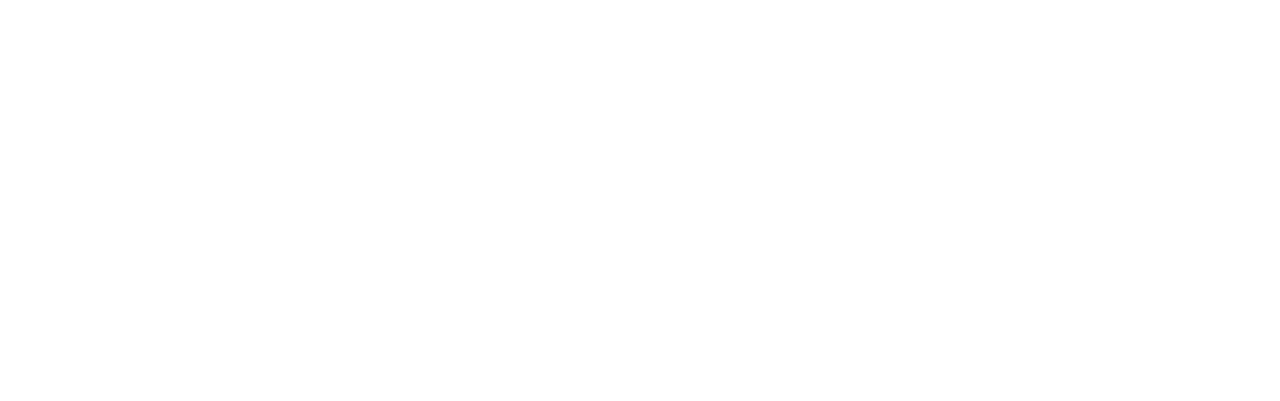
<file: blog-single.html>
<!DOCTYPE html>
<html lang="en">

<head>
  <meta charset="utf-8">
  <meta content="width=device-width, initial-scale=1.0" name="viewport">

  <title>Blog Single - Moderna Bootstrap Template</title>
  <meta content="" name="description">
  <meta content="" name="keywords">

  <!-- Favicons -->
  <link href="assets/img/favicon.png" rel="icon">
  <link href="assets/img/apple-touch-icon.png" rel="apple-touch-icon">

  <!-- Google Fonts -->
  <link href="https://fonts.googleapis.com/css?family=Open+Sans:300,300i,400,400i,600,600i,700,700i|Roboto:300,300i,400,400i,500,500i,700,700i&display=swap" rel="stylesheet">

  <!-- Vendor CSS Files -->
  <link href="assets/vendor/animate.css/animate.min.css" rel="stylesheet">
  <link href="assets/vendor/aos/aos.css" rel="stylesheet">
  <link href="assets/vendor/bootstrap/css/bootstrap.min.css" rel="stylesheet">
  <link href="assets/vendor/bootstrap-icons/bootstrap-icons.css" rel="stylesheet">
  <link href="assets/vendor/boxicons/css/boxicons.min.css" rel="stylesheet">
  <link href="assets/vendor/glightbox/css/glightbox.min.css" rel="stylesheet">
  <link href="assets/vendor/swiper/swiper-bundle.min.css" rel="stylesheet">

  <!-- Template Main CSS File -->
  <link href="assets/css/style.css" rel="stylesheet">

  <!-- =======================================================
  * Template Name: Moderna - v4.9.1
  * Template URL: https://bootstrapmade.com/free-bootstrap-template-corporate-moderna/
  * Author: BootstrapMade.com
  * License: https://bootstrapmade.com/license/
  ======================================================== -->
</head>

<body>

  <!-- ======= Header ======= -->
  <header id="header" class="fixed-top d-flex align-items-center ">
    <div class="container d-flex justify-content-between align-items-center">

      <div class="logo">
        <h1 class="text-light"><a href="index.html"><span>Moderna</span></a></h1>
        <!-- Uncomment below if you prefer to use an image logo -->
        <!-- <a href="index.html"><img src="assets/img/logo.png" alt="" class="img-fluid"></a>-->
      </div>

      <nav id="navbar" class="navbar">
        <ul>
          <li><a class="" href="index.html">Home</a></li>
          <li><a href="about.html">About</a></li>
          <li><a href="services.html">Services</a></li>
          <li><a href="portfolio.html">Portfolio</a></li>
          <li><a href="team.html">Team</a></li>
          <li><a class="active" href="blog.html">Blog</a></li>
          <li class="dropdown"><a href="#"><span>Drop Down</span> <i class="bi bi-chevron-down"></i></a>
            <ul>
              <li><a href="#">Drop Down 1</a></li>
              <li class="dropdown"><a href="#"><span>Deep Drop Down</span> <i class="bi bi-chevron-right"></i></a>
                <ul>
                  <li><a href="#">Deep Drop Down 1</a></li>
                  <li><a href="#">Deep Drop Down 2</a></li>
                  <li><a href="#">Deep Drop Down 3</a></li>
                  <li><a href="#">Deep Drop Down 4</a></li>
                  <li><a href="#">Deep Drop Down 5</a></li>
                </ul>
              </li>
              <li><a href="#">Drop Down 2</a></li>
              <li><a href="#">Drop Down 3</a></li>
              <li><a href="#">Drop Down 4</a></li>
            </ul>
          </li>
          <li><a href="contact.html">Contact Us</a></li>
        </ul>
        <i class="bi bi-list mobile-nav-toggle"></i>
      </nav><!-- .navbar -->

    </div>
  </header><!-- End Header -->

  <main id="main">

    <!-- ======= Blog Section ======= -->
    <section class="breadcrumbs">
      <div class="container">

        <div class="d-flex justify-content-between align-items-center">
          <h2>Blog</h2>

          <ol>
            <li><a href="index.html">Home</a></li>
            <li><a href="blog.html">Blog</a></li>
            <li>Dolorum optio tempore voluptas dignissimos cumque fuga qui quibusdam quia reiciendis</li>
          </ol>
        </div>

      </div>
    </section><!-- End Blog Section -->

    <!-- ======= Blog Single Section ======= -->
    <section id="blog" class="blog">
      <div class="container" data-aos="fade-up">

        <div class="row">

          <div class="col-lg-8 entries">

            <article class="entry entry-single">

              <div class="entry-img">
                <img src="assets/img/blog/blog-1.jpg" alt="" class="img-fluid">
              </div>

              <h2 class="entry-title">
                <a href="blog-single.html">Dolorum optio tempore voluptas dignissimos cumque fuga qui quibusdam quia</a>
              </h2>

              <div class="entry-meta">
                <ul>
                  <li class="d-flex align-items-center"><i class="bi bi-person"></i> <a href="blog-single.html">John Doe</a></li>
                  <li class="d-flex align-items-center"><i class="bi bi-clock"></i> <a href="blog-single.html"><time datetime="2020-01-01">Jan 1, 2020</time></a></li>
                  <li class="d-flex align-items-center"><i class="bi bi-chat-dots"></i> <a href="blog-single.html">12 Comments</a></li>
                </ul>
              </div>

              <div class="entry-content">
                <p>
                  Similique neque nam consequuntur ad non maxime aliquam quas. Quibusdam animi praesentium. Aliquam et laboriosam eius aut nostrum quidem aliquid dicta.
                  Et eveniet enim. Qui velit est ea dolorem doloremque deleniti aperiam unde soluta. Est cum et quod quos aut ut et sit sunt. Voluptate porro consequatur assumenda perferendis dolore.
                </p>

                <p>
                  Sit repellat hic cupiditate hic ut nemo. Quis nihil sunt non reiciendis. Sequi in accusamus harum vel aspernatur. Excepturi numquam nihil cumque odio. Et voluptate cupiditate.
                </p>

                <blockquote>
                  <p>
                    Et vero doloremque tempore voluptatem ratione vel aut. Deleniti sunt animi aut. Aut eos aliquam doloribus minus autem quos.
                  </p>
                </blockquote>

                <p>
                  Sed quo laboriosam qui architecto. Occaecati repellendus omnis dicta inventore tempore provident voluptas mollitia aliquid. Id repellendus quia. Asperiores nihil magni dicta est suscipit perspiciatis. Voluptate ex rerum assumenda dolores nihil quaerat.
                  Dolor porro tempora et quibusdam voluptas. Beatae aut at ad qui tempore corrupti velit quisquam rerum. Omnis dolorum exercitationem harum qui qui blanditiis neque.
                  Iusto autem itaque. Repudiandae hic quae aspernatur ea neque qui. Architecto voluptatem magni. Vel magnam quod et tempora deleniti error rerum nihil tempora.
                </p>

                <h3>Et quae iure vel ut odit alias.</h3>
                <p>
                  Officiis animi maxime nulla quo et harum eum quis a. Sit hic in qui quos fugit ut rerum atque. Optio provident dolores atque voluptatem rem excepturi molestiae qui. Voluptatem laborum omnis ullam quibusdam perspiciatis nulla nostrum. Voluptatum est libero eum nesciunt aliquid qui.
                  Quia et suscipit non sequi. Maxime sed odit. Beatae nesciunt nesciunt accusamus quia aut ratione aspernatur dolor. Sint harum eveniet dicta exercitationem minima. Exercitationem omnis asperiores natus aperiam dolor consequatur id ex sed. Quibusdam rerum dolores sint consequatur quidem ea.
                  Beatae minima sunt libero soluta sapiente in rem assumenda. Et qui odit voluptatem. Cum quibusdam voluptatem voluptatem accusamus mollitia aut atque aut.
                </p>
                <img src="assets/img/blog/blog-inside-post.jpg" class="img-fluid" alt="">

                <h3>Ut repellat blanditiis est dolore sunt dolorum quae.</h3>
                <p>
                  Rerum ea est assumenda pariatur quasi et quam. Facilis nam porro amet nostrum. In assumenda quia quae a id praesentium. Quos deleniti libero sed occaecati aut porro autem. Consectetur sed excepturi sint non placeat quia repellat incidunt labore. Autem facilis hic dolorum dolores vel.
                  Consectetur quasi id et optio praesentium aut asperiores eaque aut. Explicabo omnis quibusdam esse. Ex libero illum iusto totam et ut aut blanditiis. Veritatis numquam ut illum ut a quam vitae.
                </p>
                <p>
                  Alias quia non aliquid. Eos et ea velit. Voluptatem maxime enim omnis ipsa voluptas incidunt. Nulla sit eaque mollitia nisi asperiores est veniam.
                </p>

              </div>

              <div class="entry-footer">
                <i class="bi bi-folder"></i>
                <ul class="cats">
                  <li><a href="#">Business</a></li>
                </ul>

                <i class="bi bi-tags"></i>
                <ul class="tags">
                  <li><a href="#">Creative</a></li>
                  <li><a href="#">Tips</a></li>
                  <li><a href="#">Marketing</a></li>
                </ul>
              </div>

            </article><!-- End blog entry -->

            <div class="blog-author d-flex align-items-center">
              <img src="assets/img/blog/blog-author.jpg" class="rounded-circle float-left" alt="">
              <div>
                <h4>Jane Smith</h4>
                <div class="social-links">
                  <a href="https://twitters.com/#"><i class="bi bi-twitter"></i></a>
                  <a href="https://facebook.com/#"><i class="bi bi-facebook"></i></a>
                  <a href="https://instagram.com/#"><i class="biu bi-instagram"></i></a>
                </div>
                <p>
                  Itaque quidem optio quia voluptatibus dolorem dolor. Modi eum sed possimus accusantium. Quas repellat voluptatem officia numquam sint aspernatur voluptas. Esse et accusantium ut unde voluptas.
                </p>
              </div>
            </div><!-- End blog author bio -->

            <div class="blog-comments">

              <h4 class="comments-count">8 Comments</h4>

              <div id="comment-1" class="comment">
                <div class="d-flex">
                  <div class="comment-img"><img src="assets/img/blog/comments-1.jpg" alt=""></div>
                  <div>
                    <h5><a href="">Georgia Reader</a> <a href="#" class="reply"><i class="bi bi-reply-fill"></i> Reply</a></h5>
                    <time datetime="2020-01-01">01 Jan, 2020</time>
                    <p>
                      Et rerum totam nisi. Molestiae vel quam dolorum vel voluptatem et et. Est ad aut sapiente quis molestiae est qui cum soluta.
                      Vero aut rerum vel. Rerum quos laboriosam placeat ex qui. Sint qui facilis et.
                    </p>
                  </div>
                </div>
              </div><!-- End comment #1 -->

              <div id="comment-2" class="comment">
                <div class="d-flex">
                  <div class="comment-img"><img src="assets/img/blog/comments-2.jpg" alt=""></div>
                  <div>
                    <h5><a href="">Aron Alvarado</a> <a href="#" class="reply"><i class="bi bi-reply-fill"></i> Reply</a></h5>
                    <time datetime="2020-01-01">01 Jan, 2020</time>
                    <p>
                      Ipsam tempora sequi voluptatem quis sapiente non. Autem itaque eveniet saepe. Officiis illo ut beatae.
                    </p>
                  </div>
                </div>

                <div id="comment-reply-1" class="comment comment-reply">
                  <div class="d-flex">
                    <div class="comment-img"><img src="assets/img/blog/comments-3.jpg" alt=""></div>
                    <div>
                      <h5><a href="">Lynda Small</a> <a href="#" class="reply"><i class="bi bi-reply-fill"></i> Reply</a></h5>
                      <time datetime="2020-01-01">01 Jan, 2020</time>
                      <p>
                        Enim ipsa eum fugiat fuga repellat. Commodi quo quo dicta. Est ullam aspernatur ut vitae quia mollitia id non. Qui ad quas nostrum rerum sed necessitatibus aut est. Eum officiis sed repellat maxime vero nisi natus. Amet nesciunt nesciunt qui illum omnis est et dolor recusandae.

                        Recusandae sit ad aut impedit et. Ipsa labore dolor impedit et natus in porro aut. Magnam qui cum. Illo similique occaecati nihil modi eligendi. Pariatur distinctio labore omnis incidunt et illum. Expedita et dignissimos distinctio laborum minima fugiat.

                        Libero corporis qui. Nam illo odio beatae enim ducimus. Harum reiciendis error dolorum non autem quisquam vero rerum neque.
                      </p>
                    </div>
                  </div>

                  <div id="comment-reply-2" class="comment comment-reply">
                    <div class="d-flex">
                      <div class="comment-img"><img src="assets/img/blog/comments-4.jpg" alt=""></div>
                      <div>
                        <h5><a href="">Sianna Ramsay</a> <a href="#" class="reply"><i class="bi bi-reply-fill"></i> Reply</a></h5>
                        <time datetime="2020-01-01">01 Jan, 2020</time>
                        <p>
                          Et dignissimos impedit nulla et quo distinctio ex nemo. Omnis quia dolores cupiditate et. Ut unde qui eligendi sapiente omnis ullam. Placeat porro est commodi est officiis voluptas repellat quisquam possimus. Perferendis id consectetur necessitatibus.
                        </p>
                      </div>
                    </div>

                  </div><!-- End comment reply #2-->

                </div><!-- End comment reply #1-->

              </div><!-- End comment #2-->

              <div id="comment-3" class="comment">
                <div class="d-flex">
                  <div class="comment-img"><img src="assets/img/blog/comments-5.jpg" alt=""></div>
                  <div>
                    <h5><a href="">Nolan Davidson</a> <a href="#" class="reply"><i class="bi bi-reply-fill"></i> Reply</a></h5>
                    <time datetime="2020-01-01">01 Jan, 2020</time>
                    <p>
                      Distinctio nesciunt rerum reprehenderit sed. Iste omnis eius repellendus quia nihil ut accusantium tempore. Nesciunt expedita id dolor exercitationem aspernatur aut quam ut. Voluptatem est accusamus iste at.
                      Non aut et et esse qui sit modi neque. Exercitationem et eos aspernatur. Ea est consequuntur officia beatae ea aut eos soluta. Non qui dolorum voluptatibus et optio veniam. Quam officia sit nostrum dolorem.
                    </p>
                  </div>
                </div>

              </div><!-- End comment #3 -->

              <div id="comment-4" class="comment">
                <div class="d-flex">
                  <div class="comment-img"><img src="assets/img/blog/comments-6.jpg" alt=""></div>
                  <div>
                    <h5><a href="">Kay Duggan</a> <a href="#" class="reply"><i class="bi bi-reply-fill"></i> Reply</a></h5>
                    <time datetime="2020-01-01">01 Jan, 2020</time>
                    <p>
                      Dolorem atque aut. Omnis doloremque blanditiis quia eum porro quis ut velit tempore. Cumque sed quia ut maxime. Est ad aut cum. Ut exercitationem non in fugiat.
                    </p>
                  </div>
                </div>

              </div><!-- End comment #4 -->

              <div class="reply-form">
                <h4>Leave a Reply</h4>
                <p>Your email address will not be published. Required fields are marked * </p>
                <form action="">
                  <div class="row">
                    <div class="col-md-6 form-group">
                      <input name="name" type="text" class="form-control" placeholder="Your Name*">
                    </div>
                    <div class="col-md-6 form-group">
                      <input name="email" type="text" class="form-control" placeholder="Your Email*">
                    </div>
                  </div>
                  <div class="row">
                    <div class="col form-group">
                      <input name="website" type="text" class="form-control" placeholder="Your Website">
                    </div>
                  </div>
                  <div class="row">
                    <div class="col form-group">
                      <textarea name="comment" class="form-control" placeholder="Your Comment*"></textarea>
                    </div>
                  </div>
                  <button type="submit" class="btn btn-primary">Post Comment</button>

                </form>

              </div>

            </div><!-- End blog comments -->

          </div><!-- End blog entries list -->

          <div class="col-lg-4">

            <div class="sidebar">

              <h3 class="sidebar-title">Search</h3>
              <div class="sidebar-item search-form">
                <form action="">
                  <input type="text">
                  <button type="submit"><i class="bi bi-search"></i></button>
                </form>
              </div><!-- End sidebar search formn-->

              <h3 class="sidebar-title">Categories</h3>
              <div class="sidebar-item categories">
                <ul>
                  <li><a href="#">General <span>(25)</span></a></li>
                  <li><a href="#">Lifestyle <span>(12)</span></a></li>
                  <li><a href="#">Travel <span>(5)</span></a></li>
                  <li><a href="#">Design <span>(22)</span></a></li>
                  <li><a href="#">Creative <span>(8)</span></a></li>
                  <li><a href="#">Educaion <span>(14)</span></a></li>
                </ul>
              </div><!-- End sidebar categories-->

              <h3 class="sidebar-title">Recent Posts</h3>
              <div class="sidebar-item recent-posts">
                <div class="post-item clearfix">
                  <img src="assets/img/blog/blog-recent-1.jpg" alt="">
                  <h4><a href="blog-single.html">Nihil blanditiis at in nihil autem</a></h4>
                  <time datetime="2020-01-01">Jan 1, 2020</time>
                </div>

                <div class="post-item clearfix">
                  <img src="assets/img/blog/blog-recent-2.jpg" alt="">
                  <h4><a href="blog-single.html">Quidem autem et impedit</a></h4>
                  <time datetime="2020-01-01">Jan 1, 2020</time>
                </div>

                <div class="post-item clearfix">
                  <img src="assets/img/blog/blog-recent-3.jpg" alt="">
                  <h4><a href="blog-single.html">Id quia et et ut maxime similique occaecati ut</a></h4>
                  <time datetime="2020-01-01">Jan 1, 2020</time>
                </div>

                <div class="post-item clearfix">
                  <img src="assets/img/blog/blog-recent-4.jpg" alt="">
                  <h4><a href="blog-single.html">Laborum corporis quo dara net para</a></h4>
                  <time datetime="2020-01-01">Jan 1, 2020</time>
                </div>

                <div class="post-item clearfix">
                  <img src="assets/img/blog/blog-recent-5.jpg" alt="">
                  <h4><a href="blog-single.html">Et dolores corrupti quae illo quod dolor</a></h4>
                  <time datetime="2020-01-01">Jan 1, 2020</time>
                </div>

              </div><!-- End sidebar recent posts-->

              <h3 class="sidebar-title">Tags</h3>
              <div class="sidebar-item tags">
                <ul>
                  <li><a href="#">App</a></li>
                  <li><a href="#">IT</a></li>
                  <li><a href="#">Business</a></li>
                  <li><a href="#">Mac</a></li>
                  <li><a href="#">Design</a></li>
                  <li><a href="#">Office</a></li>
                  <li><a href="#">Creative</a></li>
                  <li><a href="#">Studio</a></li>
                  <li><a href="#">Smart</a></li>
                  <li><a href="#">Tips</a></li>
                  <li><a href="#">Marketing</a></li>
                </ul>
              </div><!-- End sidebar tags-->

            </div><!-- End sidebar -->

          </div><!-- End blog sidebar -->

        </div>

      </div>
    </section><!-- End Blog Single Section -->

  </main><!-- End #main -->

  <!-- ======= Footer ======= -->
  <footer id="footer" data-aos="fade-up" data-aos-easing="ease-in-out" data-aos-duration="500">

    <div class="footer-newsletter">
      <div class="container">
        <div class="row">
          <div class="col-lg-6">
            <h4>Our Newsletter</h4>
            <p>Tamen quem nulla quae legam multos aute sint culpa legam noster magna</p>
          </div>
          <div class="col-lg-6">
            <form action="" method="post">
              <input type="email" name="email"><input type="submit" value="Subscribe">
            </form>
          </div>
        </div>
      </div>
    </div>

    <div class="footer-top">
      <div class="container">
        <div class="row">

          <div class="col-lg-3 col-md-6 footer-links">
            <h4>Useful Links</h4>
            <ul>
              <li><i class="bx bx-chevron-right"></i> <a href="#">Home</a></li>
              <li><i class="bx bx-chevron-right"></i> <a href="#">About us</a></li>
              <li><i class="bx bx-chevron-right"></i> <a href="#">Services</a></li>
              <li><i class="bx bx-chevron-right"></i> <a href="#">Terms of service</a></li>
              <li><i class="bx bx-chevron-right"></i> <a href="#">Privacy policy</a></li>
            </ul>
          </div>

          <div class="col-lg-3 col-md-6 footer-links">
            <h4>Our Services</h4>
            <ul>
              <li><i class="bx bx-chevron-right"></i> <a href="#">Web Design</a></li>
              <li><i class="bx bx-chevron-right"></i> <a href="#">Web Development</a></li>
              <li><i class="bx bx-chevron-right"></i> <a href="#">Product Management</a></li>
              <li><i class="bx bx-chevron-right"></i> <a href="#">Marketing</a></li>
              <li><i class="bx bx-chevron-right"></i> <a href="#">Graphic Design</a></li>
            </ul>
          </div>

          <div class="col-lg-3 col-md-6 footer-contact">
            <h4>Contact Us</h4>
            <p>
              A108 Adam Street <br>
              New York, NY 535022<br>
              United States <br><br>
              <strong>Phone:</strong> +1 5589 55488 55<br>
              <strong>Email:</strong> info@example.com<br>
            </p>

          </div>

          <div class="col-lg-3 col-md-6 footer-info">
            <h3>About Moderna</h3>
            <p>Cras fermentum odio eu feugiat lide par naso tierra. Justo eget nada terra videa magna derita valies darta donna mare fermentum iaculis eu non diam phasellus.</p>
            <div class="social-links mt-3">
              <a href="#" class="twitter"><i class="bx bxl-twitter"></i></a>
              <a href="#" class="facebook"><i class="bx bxl-facebook"></i></a>
              <a href="#" class="instagram"><i class="bx bxl-instagram"></i></a>
              <a href="#" class="linkedin"><i class="bx bxl-linkedin"></i></a>
            </div>
          </div>

        </div>
      </div>
    </div>

    <div class="container">
      <div class="copyright">
        &copy; Copyright <strong><span>Moderna</span></strong>. All Rights Reserved
      </div>
      <div class="credits">
        <!-- All the links in the footer should remain intact. -->
        <!-- You can delete the links only if you purchased the pro version. -->
        <!-- Licensing information: https://bootstrapmade.com/license/ -->
        <!-- Purchase the pro version with working PHP/AJAX contact form: https://bootstrapmade.com/free-bootstrap-template-corporate-moderna/ -->
        Designed by <a href="https://bootstrapmade.com/">BootstrapMade</a>
      </div>
    </div>
  </footer><!-- End Footer -->

  <a href="#" class="back-to-top d-flex align-items-center justify-content-center"><i class="bi bi-arrow-up-short"></i></a>

  <!-- Vendor JS Files -->
  <script src="assets/vendor/purecounter/purecounter_vanilla.js"></script>
  <script src="assets/vendor/aos/aos.js"></script>
  <script src="assets/vendor/bootstrap/js/bootstrap.bundle.min.js"></script>
  <script src="assets/vendor/glightbox/js/glightbox.min.js"></script>
  <script src="assets/vendor/isotope-layout/isotope.pkgd.min.js"></script>
  <script src="assets/vendor/swiper/swiper-bundle.min.js"></script>
  <script src="assets/vendor/waypoints/noframework.waypoints.js"></script>
  <script src="assets/vendor/php-email-form/validate.js"></script>

  <!-- Template Main JS File -->
  <script src="assets/js/main.js"></script>

</body>

</html>
</file>
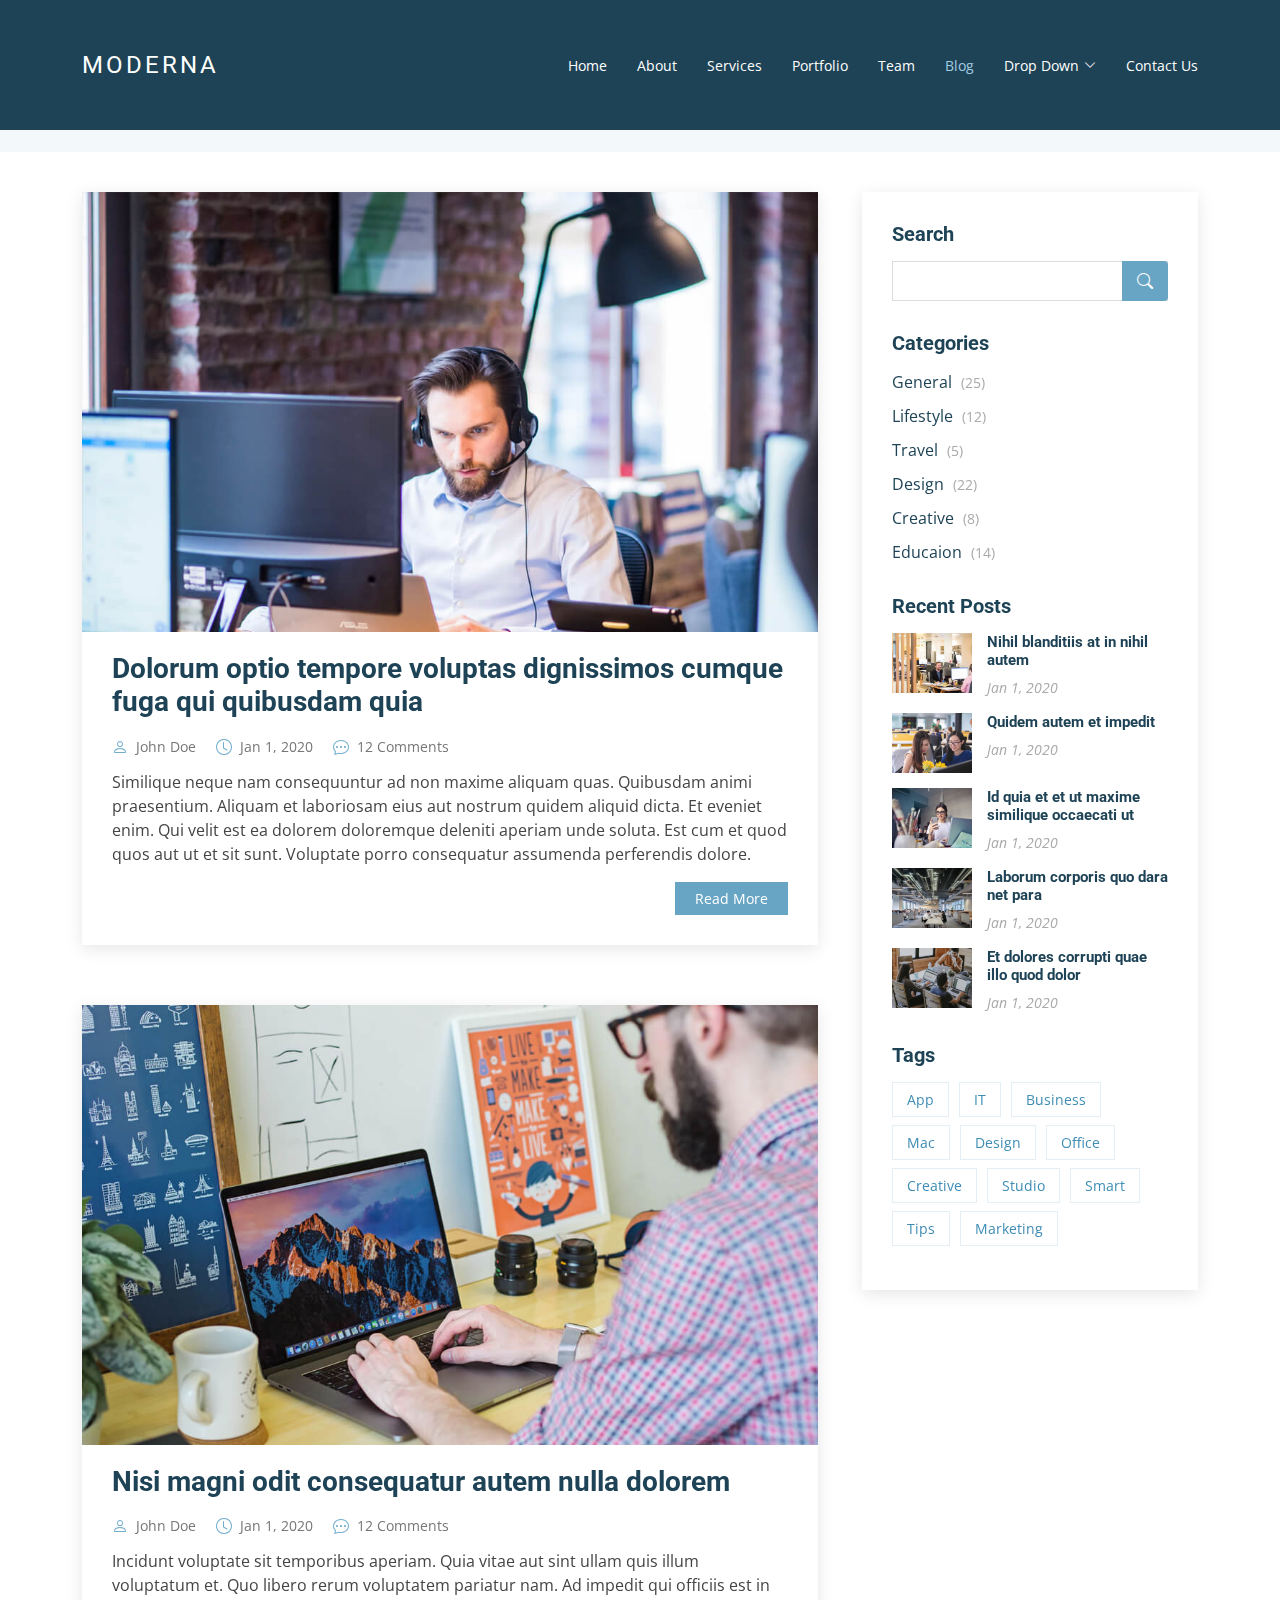
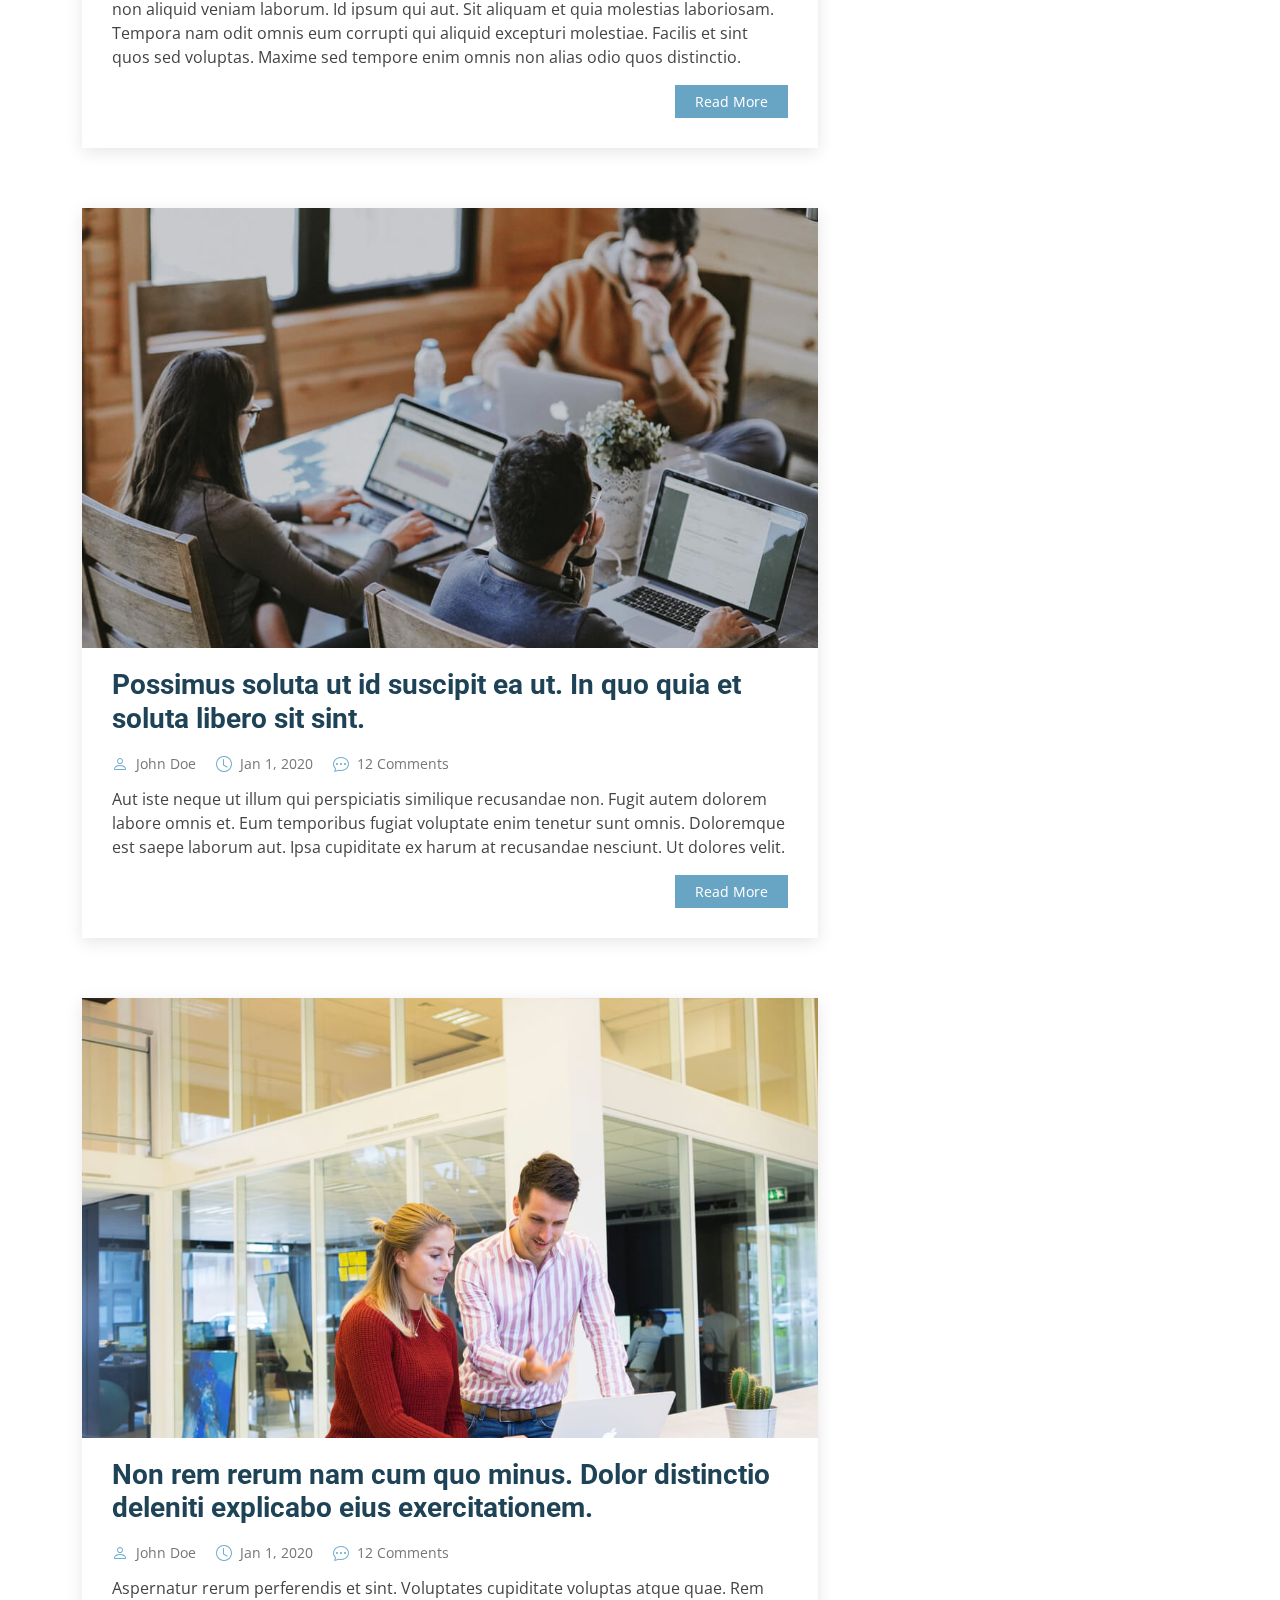
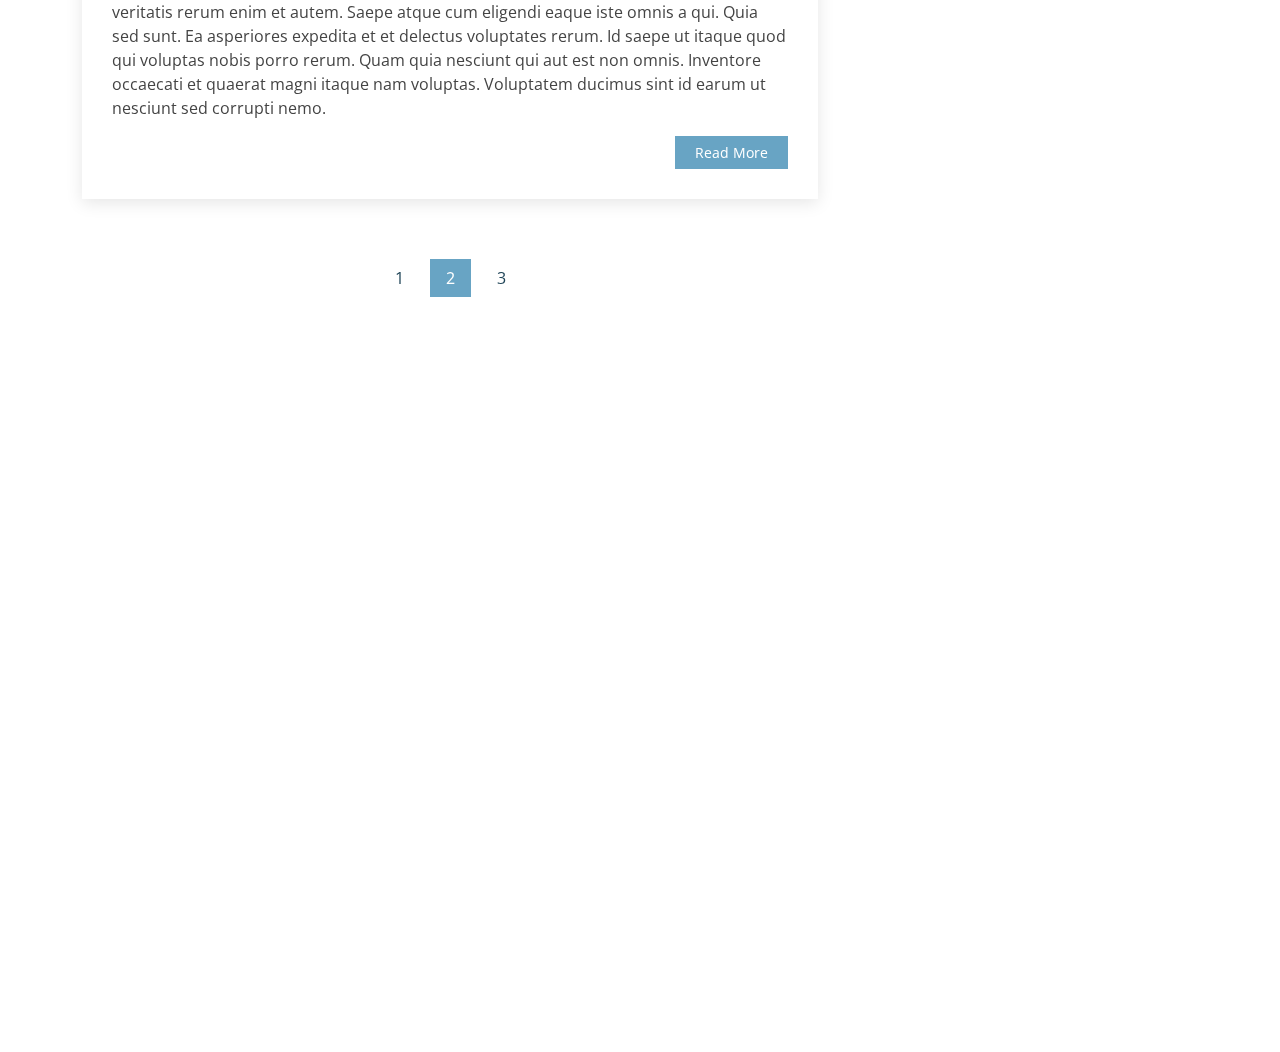
<file: blog.html>
<!DOCTYPE html>
<html lang="en">

<head>
  <meta charset="utf-8">
  <meta content="width=device-width, initial-scale=1.0" name="viewport">

  <title>Blog - Moderna Bootstrap Template</title>
  <meta content="" name="description">
  <meta content="" name="keywords">

  <!-- Favicons -->
  <link href="assets/img/favicon.png" rel="icon">
  <link href="assets/img/apple-touch-icon.png" rel="apple-touch-icon">

  <!-- Google Fonts -->
  <link href="https://fonts.googleapis.com/css?family=Open+Sans:300,300i,400,400i,600,600i,700,700i|Roboto:300,300i,400,400i,500,500i,700,700i&display=swap" rel="stylesheet">

  <!-- Vendor CSS Files -->
  <link href="assets/vendor/animate.css/animate.min.css" rel="stylesheet">
  <link href="assets/vendor/aos/aos.css" rel="stylesheet">
  <link href="assets/vendor/bootstrap/css/bootstrap.min.css" rel="stylesheet">
  <link href="assets/vendor/bootstrap-icons/bootstrap-icons.css" rel="stylesheet">
  <link href="assets/vendor/boxicons/css/boxicons.min.css" rel="stylesheet">
  <link href="assets/vendor/glightbox/css/glightbox.min.css" rel="stylesheet">
  <link href="assets/vendor/swiper/swiper-bundle.min.css" rel="stylesheet">

  <!-- Template Main CSS File -->
  <link href="assets/css/style.css" rel="stylesheet">

  <!-- =======================================================
  * Template Name: Moderna - v4.9.1
  * Template URL: https://bootstrapmade.com/free-bootstrap-template-corporate-moderna/
  * Author: BootstrapMade.com
  * License: https://bootstrapmade.com/license/
  ======================================================== -->
</head>

<body>

  <!-- ======= Header ======= -->
  <header id="header" class="fixed-top d-flex align-items-center ">
    <div class="container d-flex justify-content-between align-items-center">

      <div class="logo">
        <h1 class="text-light"><a href="index.html"><span>Moderna</span></a></h1>
        <!-- Uncomment below if you prefer to use an image logo -->
        <!-- <a href="index.html"><img src="assets/img/logo.png" alt="" class="img-fluid"></a>-->
      </div>

      <nav id="navbar" class="navbar">
        <ul>
          <li><a class="" href="index.html">Home</a></li>
          <li><a href="about.html">About</a></li>
          <li><a href="services.html">Services</a></li>
          <li><a href="portfolio.html">Portfolio</a></li>
          <li><a href="team.html">Team</a></li>
          <li><a class="active" href="blog.html">Blog</a></li>
          <li class="dropdown"><a href="#"><span>Drop Down</span> <i class="bi bi-chevron-down"></i></a>
            <ul>
              <li><a href="#">Drop Down 1</a></li>
              <li class="dropdown"><a href="#"><span>Deep Drop Down</span> <i class="bi bi-chevron-right"></i></a>
                <ul>
                  <li><a href="#">Deep Drop Down 1</a></li>
                  <li><a href="#">Deep Drop Down 2</a></li>
                  <li><a href="#">Deep Drop Down 3</a></li>
                  <li><a href="#">Deep Drop Down 4</a></li>
                  <li><a href="#">Deep Drop Down 5</a></li>
                </ul>
              </li>
              <li><a href="#">Drop Down 2</a></li>
              <li><a href="#">Drop Down 3</a></li>
              <li><a href="#">Drop Down 4</a></li>
            </ul>
          </li>
          <li><a href="contact.html">Contact Us</a></li>
        </ul>
        <i class="bi bi-list mobile-nav-toggle"></i>
      </nav><!-- .navbar -->

    </div>
  </header><!-- End Header -->

  <main id="main">

    <!-- ======= Blog Section ======= -->
    <section class="breadcrumbs">
      <div class="container">

        <div class="d-flex justify-content-between align-items-center">
          <h2>Blog</h2>

          <ol>
            <li><a href="index.html">Home</a></li>
            <li>Blog</li>
          </ol>
        </div>

      </div>
    </section><!-- End Blog Section -->

    <!-- ======= Blog Section ======= -->
    <section id="blog" class="blog">
      <div class="container" data-aos="fade-up">

        <div class="row">

          <div class="col-lg-8 entries">

            <article class="entry">

              <div class="entry-img">
                <img src="assets/img/blog/blog-1.jpg" alt="" class="img-fluid">
              </div>

              <h2 class="entry-title">
                <a href="blog-single.html">Dolorum optio tempore voluptas dignissimos cumque fuga qui quibusdam quia</a>
              </h2>

              <div class="entry-meta">
                <ul>
                  <li class="d-flex align-items-center"><i class="bi bi-person"></i> <a href="blog-single.html">John Doe</a></li>
                  <li class="d-flex align-items-center"><i class="bi bi-clock"></i> <a href="blog-single.html"><time datetime="2020-01-01">Jan 1, 2020</time></a></li>
                  <li class="d-flex align-items-center"><i class="bi bi-chat-dots"></i> <a href="blog-single.html">12 Comments</a></li>
                </ul>
              </div>

              <div class="entry-content">
                <p>
                  Similique neque nam consequuntur ad non maxime aliquam quas. Quibusdam animi praesentium. Aliquam et laboriosam eius aut nostrum quidem aliquid dicta.
                  Et eveniet enim. Qui velit est ea dolorem doloremque deleniti aperiam unde soluta. Est cum et quod quos aut ut et sit sunt. Voluptate porro consequatur assumenda perferendis dolore.
                </p>
                <div class="read-more">
                  <a href="blog-single.html">Read More</a>
                </div>
              </div>

            </article><!-- End blog entry -->

            <article class="entry">

              <div class="entry-img">
                <img src="assets/img/blog/blog-2.jpg" alt="" class="img-fluid">
              </div>

              <h2 class="entry-title">
                <a href="blog-single.html">Nisi magni odit consequatur autem nulla dolorem</a>
              </h2>

              <div class="entry-meta">
                <ul>
                  <li class="d-flex align-items-center"><i class="bi bi-person"></i> <a href="blog-single.html">John Doe</a></li>
                  <li class="d-flex align-items-center"><i class="bi bi-clock"></i> <a href="blog-single.html"><time datetime="2020-01-01">Jan 1, 2020</time></a></li>
                  <li class="d-flex align-items-center"><i class="bi bi-chat-dots"></i> <a href="blog-single.html">12 Comments</a></li>
                </ul>
              </div>

              <div class="entry-content">
                <p>
                  Incidunt voluptate sit temporibus aperiam. Quia vitae aut sint ullam quis illum voluptatum et. Quo libero rerum voluptatem pariatur nam.
                  Ad impedit qui officiis est in non aliquid veniam laborum. Id ipsum qui aut. Sit aliquam et quia molestias laboriosam. Tempora nam odit omnis eum corrupti qui aliquid excepturi molestiae. Facilis et sint quos sed voluptas. Maxime sed tempore enim omnis non alias odio quos distinctio.
                </p>
                <div class="read-more">
                  <a href="blog-single.html">Read More</a>
                </div>
              </div>

            </article><!-- End blog entry -->

            <article class="entry">

              <div class="entry-img">
                <img src="assets/img/blog/blog-3.jpg" alt="" class="img-fluid">
              </div>

              <h2 class="entry-title">
                <a href="blog-single.html">Possimus soluta ut id suscipit ea ut. In quo quia et soluta libero sit sint.</a>
              </h2>

              <div class="entry-meta">
                <ul>
                  <li class="d-flex align-items-center"><i class="bi bi-person"></i> <a href="blog-single.html">John Doe</a></li>
                  <li class="d-flex align-items-center"><i class="bi bi-clock"></i> <a href="blog-single.html"><time datetime="2020-01-01">Jan 1, 2020</time></a></li>
                  <li class="d-flex align-items-center"><i class="bi bi-chat-dots"></i> <a href="blog-single.html">12 Comments</a></li>
                </ul>
              </div>

              <div class="entry-content">
                <p>
                  Aut iste neque ut illum qui perspiciatis similique recusandae non. Fugit autem dolorem labore omnis et. Eum temporibus fugiat voluptate enim tenetur sunt omnis.
                  Doloremque est saepe laborum aut. Ipsa cupiditate ex harum at recusandae nesciunt. Ut dolores velit.
                </p>
                <div class="read-more">
                  <a href="blog-single.html">Read More</a>
                </div>
              </div>

            </article><!-- End blog entry -->

            <article class="entry">

              <div class="entry-img">
                <img src="assets/img/blog/blog-4.jpg" alt="" class="img-fluid">
              </div>

              <h2 class="entry-title">
                <a href="blog-single.html">Non rem rerum nam cum quo minus. Dolor distinctio deleniti explicabo eius exercitationem.</a>
              </h2>

              <div class="entry-meta">
                <ul>
                  <li class="d-flex align-items-center"><i class="bi bi-person"></i> <a href="blog-single.html">John Doe</a></li>
                  <li class="d-flex align-items-center"><i class="bi bi-clock"></i> <a href="blog-single.html"><time datetime="2020-01-01">Jan 1, 2020</time></a></li>
                  <li class="d-flex align-items-center"><i class="bi bi-chat-dots"></i> <a href="blog-single.html">12 Comments</a></li>
                </ul>
              </div>

              <div class="entry-content">
                <p>
                  Aspernatur rerum perferendis et sint. Voluptates cupiditate voluptas atque quae. Rem veritatis rerum enim et autem. Saepe atque cum eligendi eaque iste omnis a qui.
                  Quia sed sunt. Ea asperiores expedita et et delectus voluptates rerum. Id saepe ut itaque quod qui voluptas nobis porro rerum. Quam quia nesciunt qui aut est non omnis. Inventore occaecati et quaerat magni itaque nam voluptas. Voluptatem ducimus sint id earum ut nesciunt sed corrupti nemo.
                </p>
                <div class="read-more">
                  <a href="blog-single.html">Read More</a>
                </div>
              </div>

            </article><!-- End blog entry -->

            <div class="blog-pagination">
              <ul class="justify-content-center">
                <li><a href="#">1</a></li>
                <li class="active"><a href="#">2</a></li>
                <li><a href="#">3</a></li>
              </ul>
            </div>

          </div><!-- End blog entries list -->

          <div class="col-lg-4">

            <div class="sidebar">

              <h3 class="sidebar-title">Search</h3>
              <div class="sidebar-item search-form">
                <form action="">
                  <input type="text">
                  <button type="submit"><i class="bi bi-search"></i></button>
                </form>
              </div><!-- End sidebar search formn-->

              <h3 class="sidebar-title">Categories</h3>
              <div class="sidebar-item categories">
                <ul>
                  <li><a href="#">General <span>(25)</span></a></li>
                  <li><a href="#">Lifestyle <span>(12)</span></a></li>
                  <li><a href="#">Travel <span>(5)</span></a></li>
                  <li><a href="#">Design <span>(22)</span></a></li>
                  <li><a href="#">Creative <span>(8)</span></a></li>
                  <li><a href="#">Educaion <span>(14)</span></a></li>
                </ul>
              </div><!-- End sidebar categories-->

              <h3 class="sidebar-title">Recent Posts</h3>
              <div class="sidebar-item recent-posts">
                <div class="post-item clearfix">
                  <img src="assets/img/blog/blog-recent-1.jpg" alt="">
                  <h4><a href="blog-single.html">Nihil blanditiis at in nihil autem</a></h4>
                  <time datetime="2020-01-01">Jan 1, 2020</time>
                </div>

                <div class="post-item clearfix">
                  <img src="assets/img/blog/blog-recent-2.jpg" alt="">
                  <h4><a href="blog-single.html">Quidem autem et impedit</a></h4>
                  <time datetime="2020-01-01">Jan 1, 2020</time>
                </div>

                <div class="post-item clearfix">
                  <img src="assets/img/blog/blog-recent-3.jpg" alt="">
                  <h4><a href="blog-single.html">Id quia et et ut maxime similique occaecati ut</a></h4>
                  <time datetime="2020-01-01">Jan 1, 2020</time>
                </div>

                <div class="post-item clearfix">
                  <img src="assets/img/blog/blog-recent-4.jpg" alt="">
                  <h4><a href="blog-single.html">Laborum corporis quo dara net para</a></h4>
                  <time datetime="2020-01-01">Jan 1, 2020</time>
                </div>

                <div class="post-item clearfix">
                  <img src="assets/img/blog/blog-recent-5.jpg" alt="">
                  <h4><a href="blog-single.html">Et dolores corrupti quae illo quod dolor</a></h4>
                  <time datetime="2020-01-01">Jan 1, 2020</time>
                </div>

              </div><!-- End sidebar recent posts-->

              <h3 class="sidebar-title">Tags</h3>
              <div class="sidebar-item tags">
                <ul>
                  <li><a href="#">App</a></li>
                  <li><a href="#">IT</a></li>
                  <li><a href="#">Business</a></li>
                  <li><a href="#">Mac</a></li>
                  <li><a href="#">Design</a></li>
                  <li><a href="#">Office</a></li>
                  <li><a href="#">Creative</a></li>
                  <li><a href="#">Studio</a></li>
                  <li><a href="#">Smart</a></li>
                  <li><a href="#">Tips</a></li>
                  <li><a href="#">Marketing</a></li>
                </ul>
              </div><!-- End sidebar tags-->

            </div><!-- End sidebar -->

          </div><!-- End blog sidebar -->

        </div>

      </div>
    </section><!-- End Blog Section -->

  </main><!-- End #main -->

  <!-- ======= Footer ======= -->
  <footer id="footer" data-aos="fade-up" data-aos-easing="ease-in-out" data-aos-duration="500">

    <div class="footer-newsletter">
      <div class="container">
        <div class="row">
          <div class="col-lg-6">
            <h4>Our Newsletter</h4>
            <p>Tamen quem nulla quae legam multos aute sint culpa legam noster magna</p>
          </div>
          <div class="col-lg-6">
            <form action="" method="post">
              <input type="email" name="email"><input type="submit" value="Subscribe">
            </form>
          </div>
        </div>
      </div>
    </div>

    <div class="footer-top">
      <div class="container">
        <div class="row">

          <div class="col-lg-3 col-md-6 footer-links">
            <h4>Useful Links</h4>
            <ul>
              <li><i class="bx bx-chevron-right"></i> <a href="#">Home</a></li>
              <li><i class="bx bx-chevron-right"></i> <a href="#">About us</a></li>
              <li><i class="bx bx-chevron-right"></i> <a href="#">Services</a></li>
              <li><i class="bx bx-chevron-right"></i> <a href="#">Terms of service</a></li>
              <li><i class="bx bx-chevron-right"></i> <a href="#">Privacy policy</a></li>
            </ul>
          </div>

          <div class="col-lg-3 col-md-6 footer-links">
            <h4>Our Services</h4>
            <ul>
              <li><i class="bx bx-chevron-right"></i> <a href="#">Web Design</a></li>
              <li><i class="bx bx-chevron-right"></i> <a href="#">Web Development</a></li>
              <li><i class="bx bx-chevron-right"></i> <a href="#">Product Management</a></li>
              <li><i class="bx bx-chevron-right"></i> <a href="#">Marketing</a></li>
              <li><i class="bx bx-chevron-right"></i> <a href="#">Graphic Design</a></li>
            </ul>
          </div>

          <div class="col-lg-3 col-md-6 footer-contact">
            <h4>Contact Us</h4>
            <p>
              A108 Adam Street <br>
              New York, NY 535022<br>
              United States <br><br>
              <strong>Phone:</strong> +1 5589 55488 55<br>
              <strong>Email:</strong> info@example.com<br>
            </p>

          </div>

          <div class="col-lg-3 col-md-6 footer-info">
            <h3>About Moderna</h3>
            <p>Cras fermentum odio eu feugiat lide par naso tierra. Justo eget nada terra videa magna derita valies darta donna mare fermentum iaculis eu non diam phasellus.</p>
            <div class="social-links mt-3">
              <a href="#" class="twitter"><i class="bx bxl-twitter"></i></a>
              <a href="#" class="facebook"><i class="bx bxl-facebook"></i></a>
              <a href="#" class="instagram"><i class="bx bxl-instagram"></i></a>
              <a href="#" class="linkedin"><i class="bx bxl-linkedin"></i></a>
            </div>
          </div>

        </div>
      </div>
    </div>

    <div class="container">
      <div class="copyright">
        &copy; Copyright <strong><span>Moderna</span></strong>. All Rights Reserved
      </div>
      <div class="credits">
        <!-- All the links in the footer should remain intact. -->
        <!-- You can delete the links only if you purchased the pro version. -->
        <!-- Licensing information: https://bootstrapmade.com/license/ -->
        <!-- Purchase the pro version with working PHP/AJAX contact form: https://bootstrapmade.com/free-bootstrap-template-corporate-moderna/ -->
        Designed by <a href="https://bootstrapmade.com/">BootstrapMade</a>
      </div>
    </div>
  </footer><!-- End Footer -->

  <a href="#" class="back-to-top d-flex align-items-center justify-content-center"><i class="bi bi-arrow-up-short"></i></a>

  <!-- Vendor JS Files -->
  <script src="assets/vendor/purecounter/purecounter_vanilla.js"></script>
  <script src="assets/vendor/aos/aos.js"></script>
  <script src="assets/vendor/bootstrap/js/bootstrap.bundle.min.js"></script>
  <script src="assets/vendor/glightbox/js/glightbox.min.js"></script>
  <script src="assets/vendor/isotope-layout/isotope.pkgd.min.js"></script>
  <script src="assets/vendor/swiper/swiper-bundle.min.js"></script>
  <script src="assets/vendor/waypoints/noframework.waypoints.js"></script>
  <script src="assets/vendor/php-email-form/validate.js"></script>

  <!-- Template Main JS File -->
  <script src="assets/js/main.js"></script>

</body>

</html>
</file>
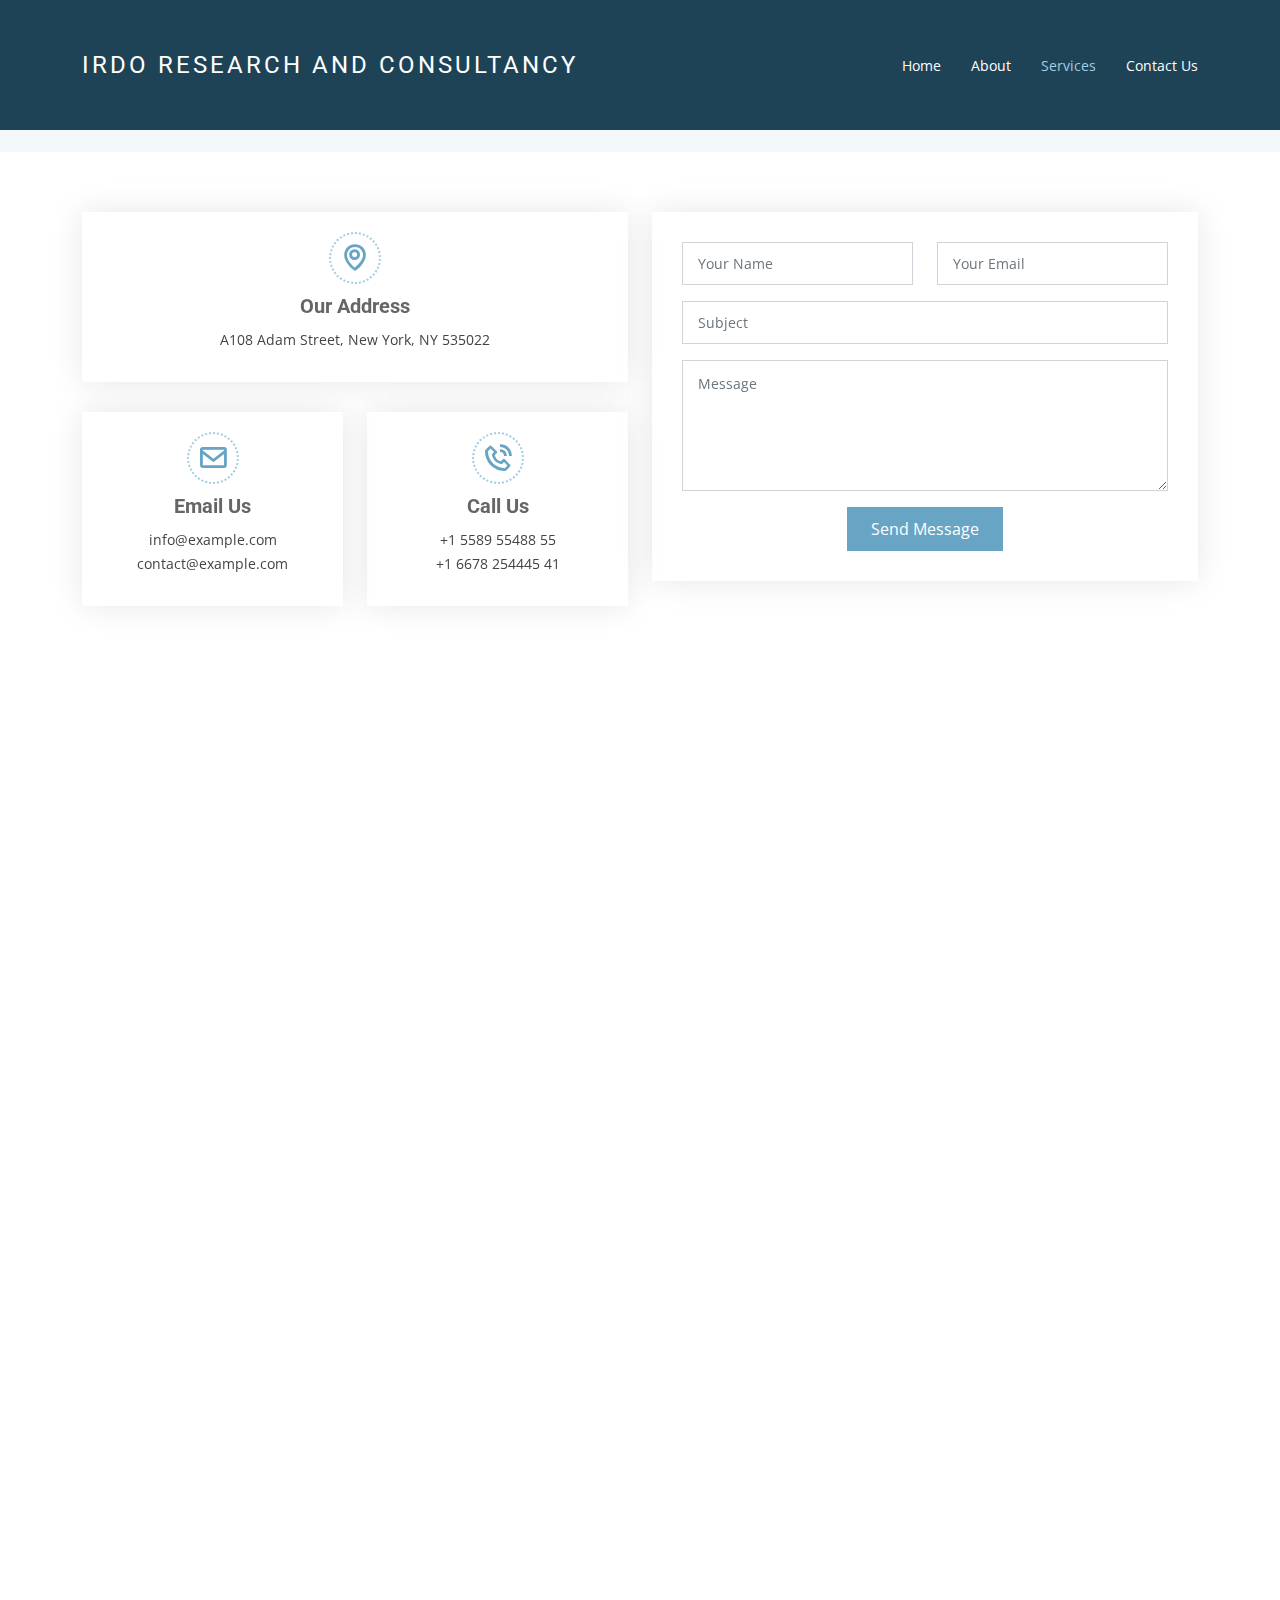
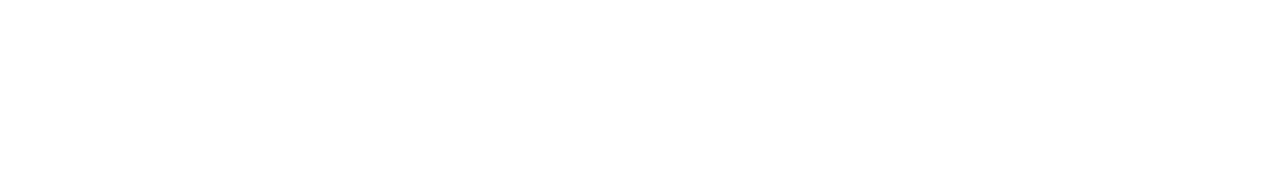
<file: contact.html>
<!DOCTYPE html>
<html lang="en">

<head>
  <meta charset="utf-8">
  <meta content="width=device-width, initial-scale=1.0" name="viewport">

  <title>Contact - Moderna Bootstrap Template</title>
  <meta content="" name="description">
  <meta content="" name="keywords">

  <!-- Favicons -->
  <link href="assets/img/favicon.png" rel="icon">
  <link href="assets/img/apple-touch-icon.png" rel="apple-touch-icon">

  <!-- Google Fonts -->
  <link href="https://fonts.googleapis.com/css?family=Open+Sans:300,300i,400,400i,600,600i,700,700i|Roboto:300,300i,400,400i,500,500i,700,700i&display=swap" rel="stylesheet">

  <!-- Vendor CSS Files -->
  <link href="assets/vendor/animate.css/animate.min.css" rel="stylesheet">
  <link href="assets/vendor/aos/aos.css" rel="stylesheet">
  <link href="assets/vendor/bootstrap/css/bootstrap.min.css" rel="stylesheet">
  <link href="assets/vendor/bootstrap-icons/bootstrap-icons.css" rel="stylesheet">
  <link href="assets/vendor/boxicons/css/boxicons.min.css" rel="stylesheet">
  <link href="assets/vendor/glightbox/css/glightbox.min.css" rel="stylesheet">
  <link href="assets/vendor/swiper/swiper-bundle.min.css" rel="stylesheet">

  <!-- Template Main CSS File -->
  <link href="assets/css/style.css" rel="stylesheet">

  <!-- =======================================================
  * Template Name: Moderna - v4.9.1
  * Template URL: https://bootstrapmade.com/free-bootstrap-template-corporate-moderna/
  * Author: BootstrapMade.com
  * License: https://bootstrapmade.com/license/
  ======================================================== -->
</head>

<body>

  <!-- ======= Header ======= -->
  <header id="header" class="fixed-top d-flex align-items-center ">
    <div class="container d-flex justify-content-between align-items-center">

      <div class="logo">
        <h1 class="text-light"><a href="index.html"><span>IRDO Research and Consultancy</span></a></h1>
        <!-- Uncomment below if you prefer to use an image logo -->
        <!-- <a href="index.html"><img src="assets/img/logo.png" alt="" class="img-fluid"></a>-->
      </div>

      <nav id="navbar" class="navbar">
        <ul>
          <li><a class="" href="index.html">Home</a></li>
          <li><a href="about.html">About</a></li>
          <li><a class="active" href="services.html">Services</a></li>
          <li><a href="contact.html">Contact Us</a></li>
        </ul>
        <i class="bi bi-list mobile-nav-toggle"></i>
      </nav><!-- .navbar -->

    </div>
  </header><!-- End Header -->

  <main id="main">

    <!-- ======= Contact Section ======= -->
    <section class="breadcrumbs">
      <div class="container">

        <div class="d-flex justify-content-between align-items-center">
          <h2>Contact</h2>
          <ol>
            <li><a href="index.html">Home</a></li>
            <li>Contact</li>
          </ol>
        </div>

      </div>
    </section><!-- End Contact Section -->

    <!-- ======= Contact Section ======= -->
    <section class="contact" data-aos="fade-up" data-aos-easing="ease-in-out" data-aos-duration="500">
      <div class="container">

        <div class="row">

          <div class="col-lg-6">

            <div class="row">
              <div class="col-md-12">
                <div class="info-box">
                  <i class="bx bx-map"></i>
                  <h3>Our Address</h3>
                  <p>A108 Adam Street, New York, NY 535022</p>
                </div>
              </div>
              <div class="col-md-6">
                <div class="info-box">
                  <i class="bx bx-envelope"></i>
                  <h3>Email Us</h3>
                  <p>info@example.com<br>contact@example.com</p>
                </div>
              </div>
              <div class="col-md-6">
                <div class="info-box">
                  <i class="bx bx-phone-call"></i>
                  <h3>Call Us</h3>
                  <p>+1 5589 55488 55<br>+1 6678 254445 41</p>
                </div>
              </div>
            </div>

          </div>

          <div class="col-lg-6">
            <form action="forms/contact.php" method="post" role="form" class="php-email-form">
              <div class="row">
                <div class="col-md-6 form-group">
                  <input type="text" name="name" class="form-control" id="name" placeholder="Your Name" required>
                </div>
                <div class="col-md-6 form-group mt-3 mt-md-0">
                  <input type="email" class="form-control" name="email" id="email" placeholder="Your Email" required>
                </div>
              </div>
              <div class="form-group mt-3">
                <input type="text" class="form-control" name="subject" id="subject" placeholder="Subject" required>
              </div>
              <div class="form-group mt-3">
                <textarea class="form-control" name="message" rows="5" placeholder="Message" required></textarea>
              </div>
              <div class="my-3">
                <div class="loading">Loading</div>
                <div class="error-message"></div>
                <div class="sent-message">Your message has been sent. Thank you!</div>
              </div>
              <div class="text-center"><button type="submit">Send Message</button></div>
            </form>
          </div>

        </div>

      </div>
    </section><!-- End Contact Section -->

    <!-- ======= Map Section ======= -->
    <section class="map mt-2">
      <div class="container-fluid p-0">
        <iframe src="https://www.google.com/maps/embed?pb=!1m18!1m12!1m3!1d3024.2219901290355!2d-74.00369368400567!3d40.71312937933185!2m3!1f0!2f0!3f0!3m2!1i1024!2i768!4f13.1!3m3!1m2!1s0x89c25a23e28c1191%3A0x49f75d3281df052a!2s150%20Park%20Row%2C%20New%20York%2C%20NY%2010007%2C%20USA!5e0!3m2!1sen!2sbg!4v1579767901424!5m2!1sen!2sbg" frameborder="0" style="border:0;" allowfullscreen=""></iframe>
      </div>
    </section><!-- End Map Section -->

  </main><!-- End #main -->

  <!-- ======= Footer ======= -->
  <footer id="footer" data-aos="fade-up" data-aos-easing="ease-in-out" data-aos-duration="500">

    <div class="footer-newsletter">
      <div class="container">
        <div class="row">
          <div class="col-lg-6">
            <h4>Our Newsletter</h4>
            <p>Tamen quem nulla quae legam multos aute sint culpa legam noster magna</p>
          </div>
          <div class="col-lg-6">
            <form action="" method="post">
              <input type="email" name="email"><input type="submit" value="Subscribe">
            </form>
          </div>
        </div>
      </div>
    </div>

    <div class="footer-top">
      <div class="container">
        <div class="row">

          <div class="col-lg-3 col-md-6 footer-links">
            <h4>Useful Links</h4>
            <ul>
              <li><i class="bx bx-chevron-right"></i> <a href="#">Home</a></li>
              <li><i class="bx bx-chevron-right"></i> <a href="#">About us</a></li>
              <li><i class="bx bx-chevron-right"></i> <a href="#">Services</a></li>
              <li><i class="bx bx-chevron-right"></i> <a href="#">Terms of service</a></li>
              <li><i class="bx bx-chevron-right"></i> <a href="#">Privacy policy</a></li>
            </ul>
          </div>

          <div class="col-lg-3 col-md-6 footer-links">
            <h4>Our Services</h4>
            <ul>
              <li><i class="bx bx-chevron-right"></i> <a href="#">Web Design</a></li>
              <li><i class="bx bx-chevron-right"></i> <a href="#">Web Development</a></li>
              <li><i class="bx bx-chevron-right"></i> <a href="#">Product Management</a></li>
              <li><i class="bx bx-chevron-right"></i> <a href="#">Marketing</a></li>
              <li><i class="bx bx-chevron-right"></i> <a href="#">Graphic Design</a></li>
            </ul>
          </div>

          <div class="col-lg-3 col-md-6 footer-contact">
            <h4>Contact Us</h4>
            <p>
              A108 Adam Street <br>
              New York, NY 535022<br>
              United States <br><br>
              <strong>Phone:</strong> +1 5589 55488 55<br>
              <strong>Email:</strong> info@example.com<br>
            </p>

          </div>

          <div class="col-lg-3 col-md-6 footer-info">
            <h3>About Moderna</h3>
            <p>Cras fermentum odio eu feugiat lide par naso tierra. Justo eget nada terra videa magna derita valies darta donna mare fermentum iaculis eu non diam phasellus.</p>
            <div class="social-links mt-3">
              <a href="#" class="twitter"><i class="bx bxl-twitter"></i></a>
              <a href="#" class="facebook"><i class="bx bxl-facebook"></i></a>
              <a href="#" class="instagram"><i class="bx bxl-instagram"></i></a>
              <a href="#" class="linkedin"><i class="bx bxl-linkedin"></i></a>
            </div>
          </div>

        </div>
      </div>
    </div>

    <div class="container">
      <div class="copyright">
        &copy; Copyright <strong><span>Moderna</span></strong>. All Rights Reserved
      </div>
      <div class="credits">
        <!-- All the links in the footer should remain intact. -->
        <!-- You can delete the links only if you purchased the pro version. -->
        <!-- Licensing information: https://bootstrapmade.com/license/ -->
        <!-- Purchase the pro version with working PHP/AJAX contact form: https://bootstrapmade.com/free-bootstrap-template-corporate-moderna/ -->
        Designed by <a href="https://bootstrapmade.com/">BootstrapMade</a>
      </div>
    </div>
  </footer><!-- End Footer -->

  <a href="#" class="back-to-top d-flex align-items-center justify-content-center"><i class="bi bi-arrow-up-short"></i></a>

  <!-- Vendor JS Files -->
  <script src="assets/vendor/purecounter/purecounter_vanilla.js"></script>
  <script src="assets/vendor/aos/aos.js"></script>
  <script src="assets/vendor/bootstrap/js/bootstrap.bundle.min.js"></script>
  <script src="assets/vendor/glightbox/js/glightbox.min.js"></script>
  <script src="assets/vendor/isotope-layout/isotope.pkgd.min.js"></script>
  <script src="assets/vendor/swiper/swiper-bundle.min.js"></script>
  <script src="assets/vendor/waypoints/noframework.waypoints.js"></script>
  <script src="assets/vendor/php-email-form/validate.js"></script>

  <!-- Template Main JS File -->
  <script src="assets/js/main.js"></script>

</body>

</html>
</file>
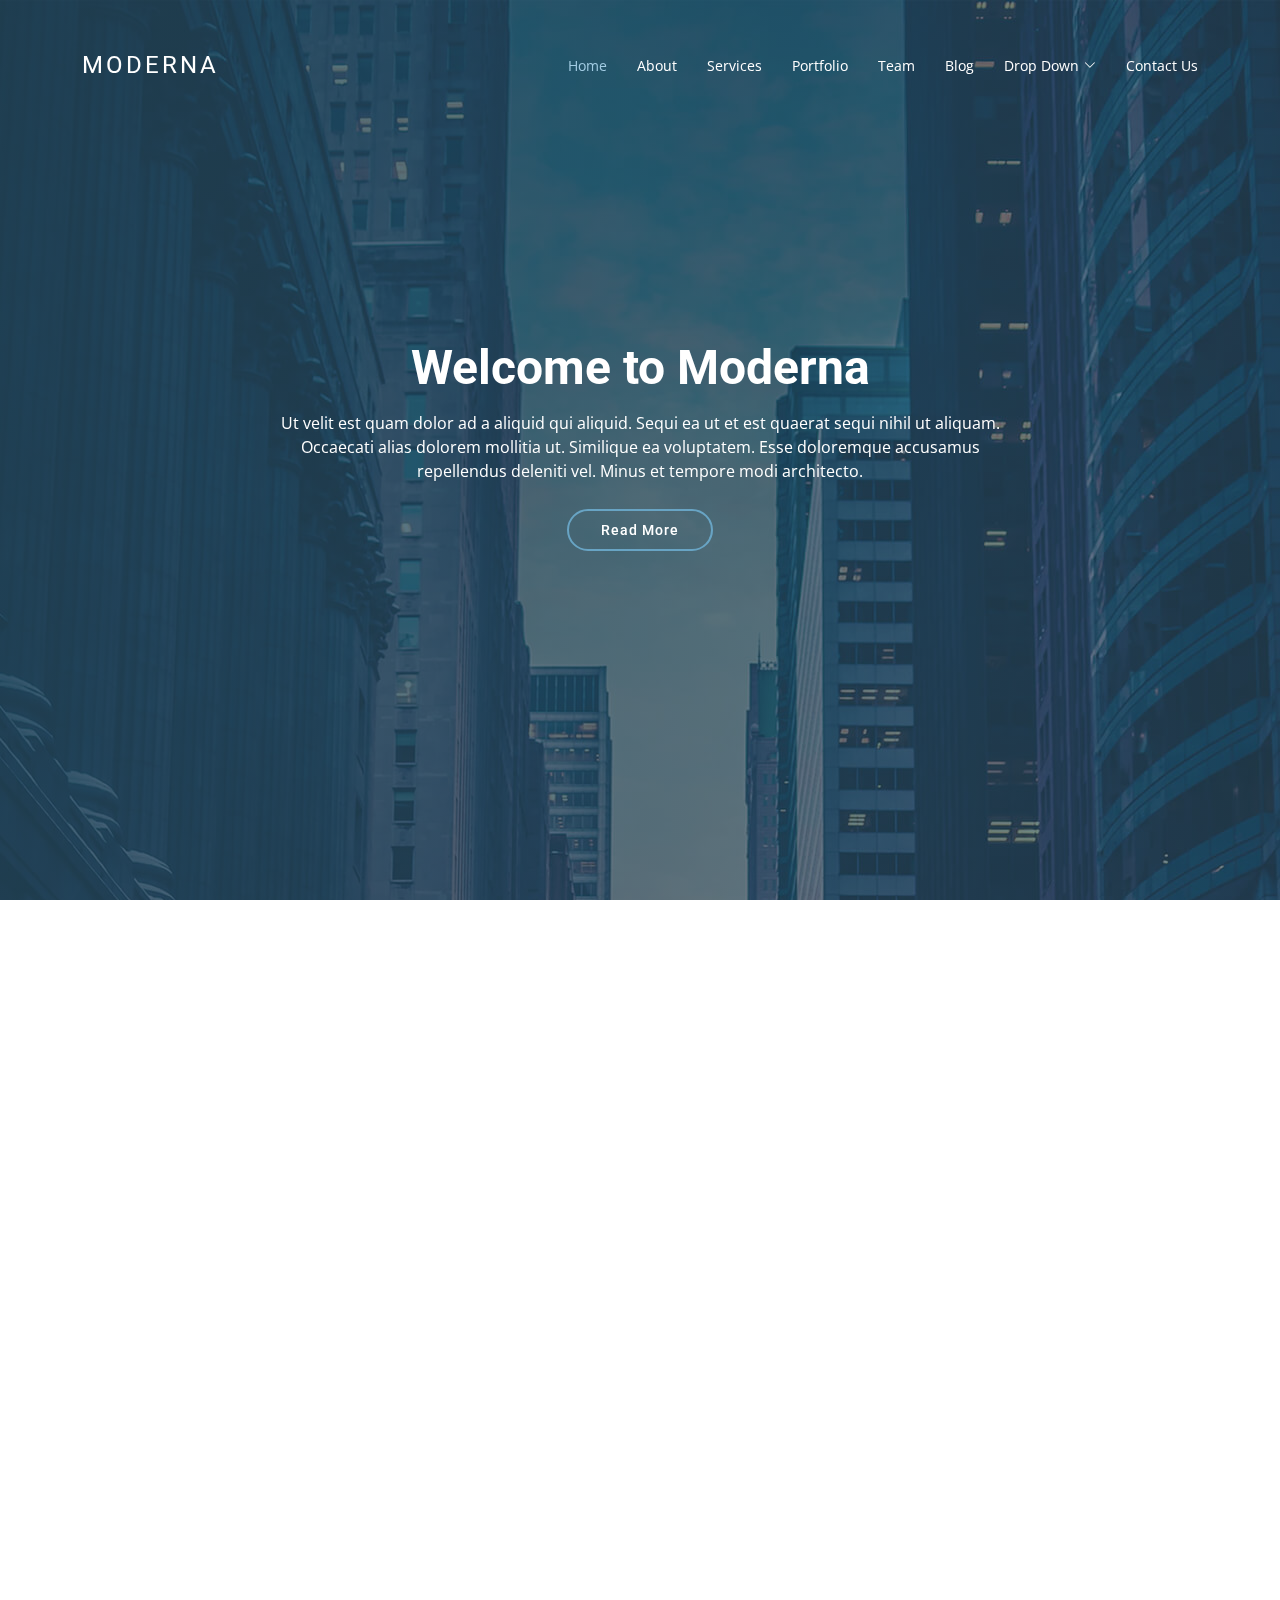
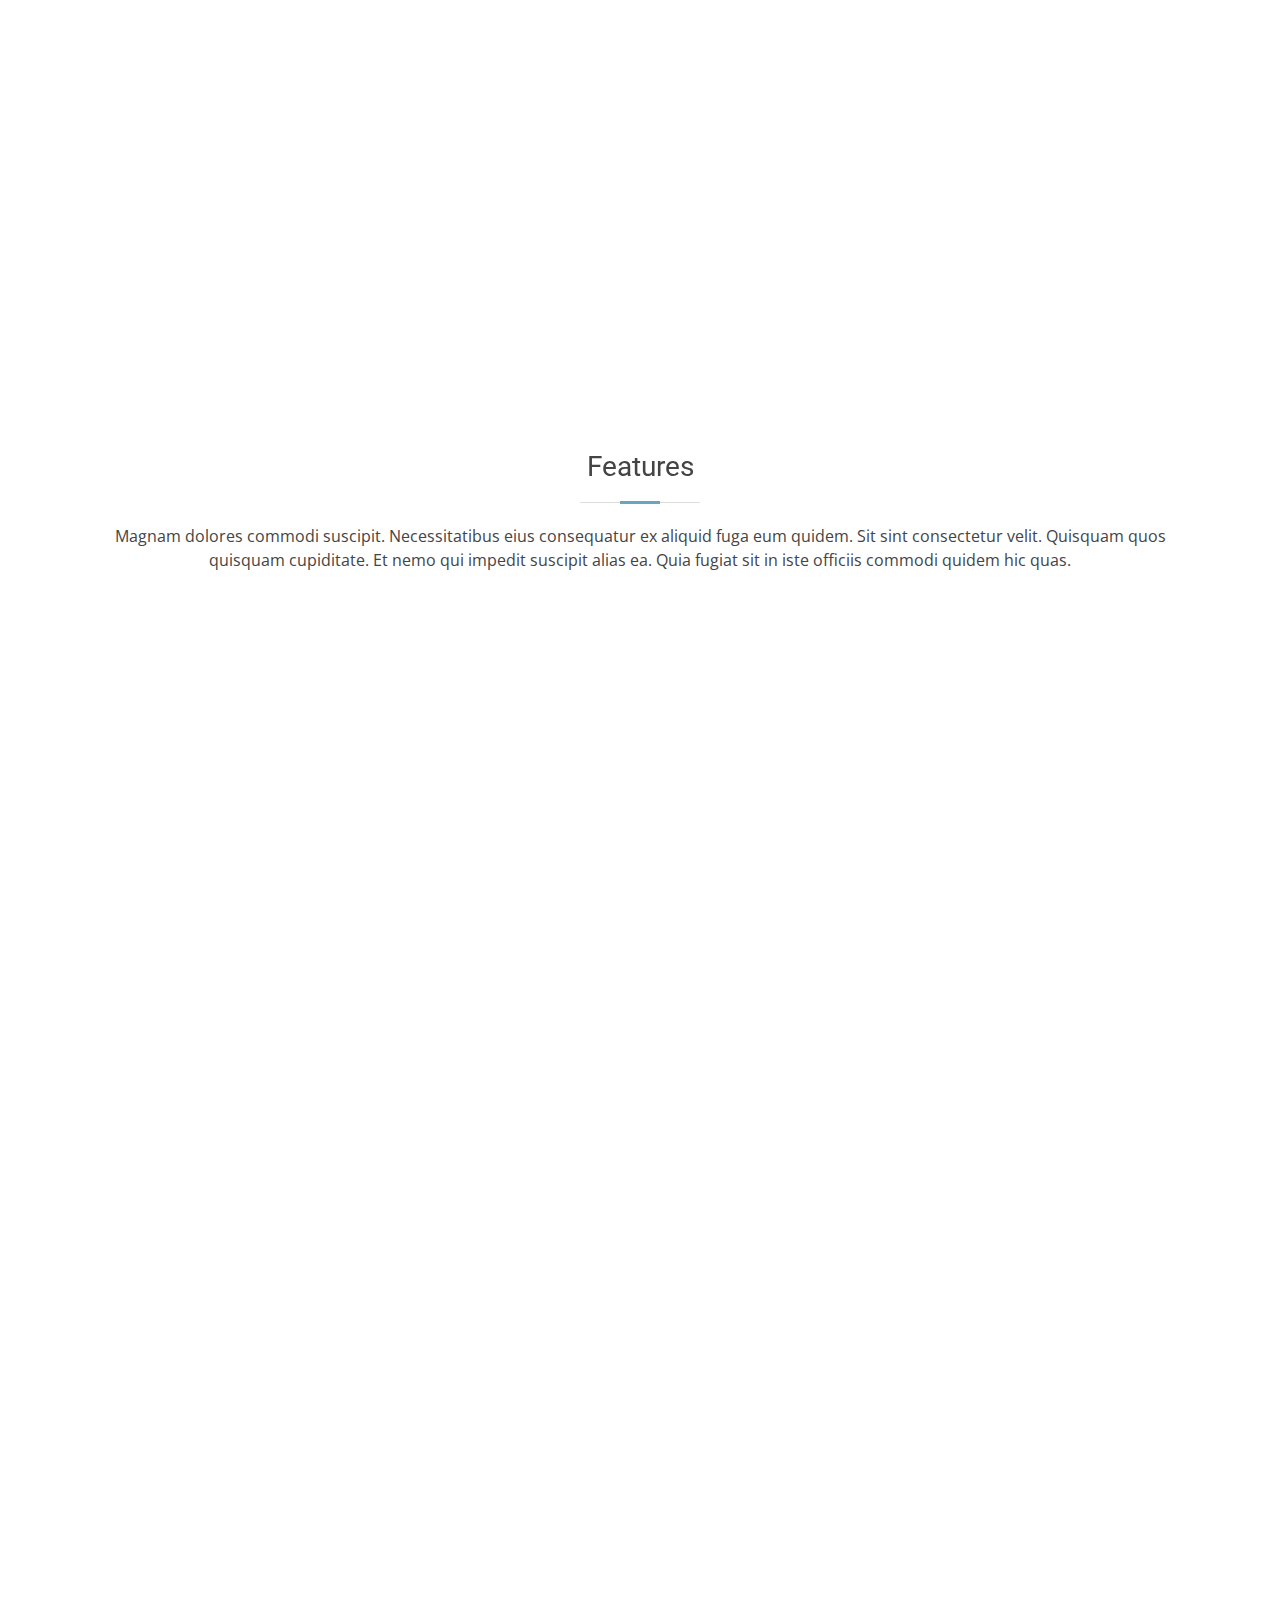
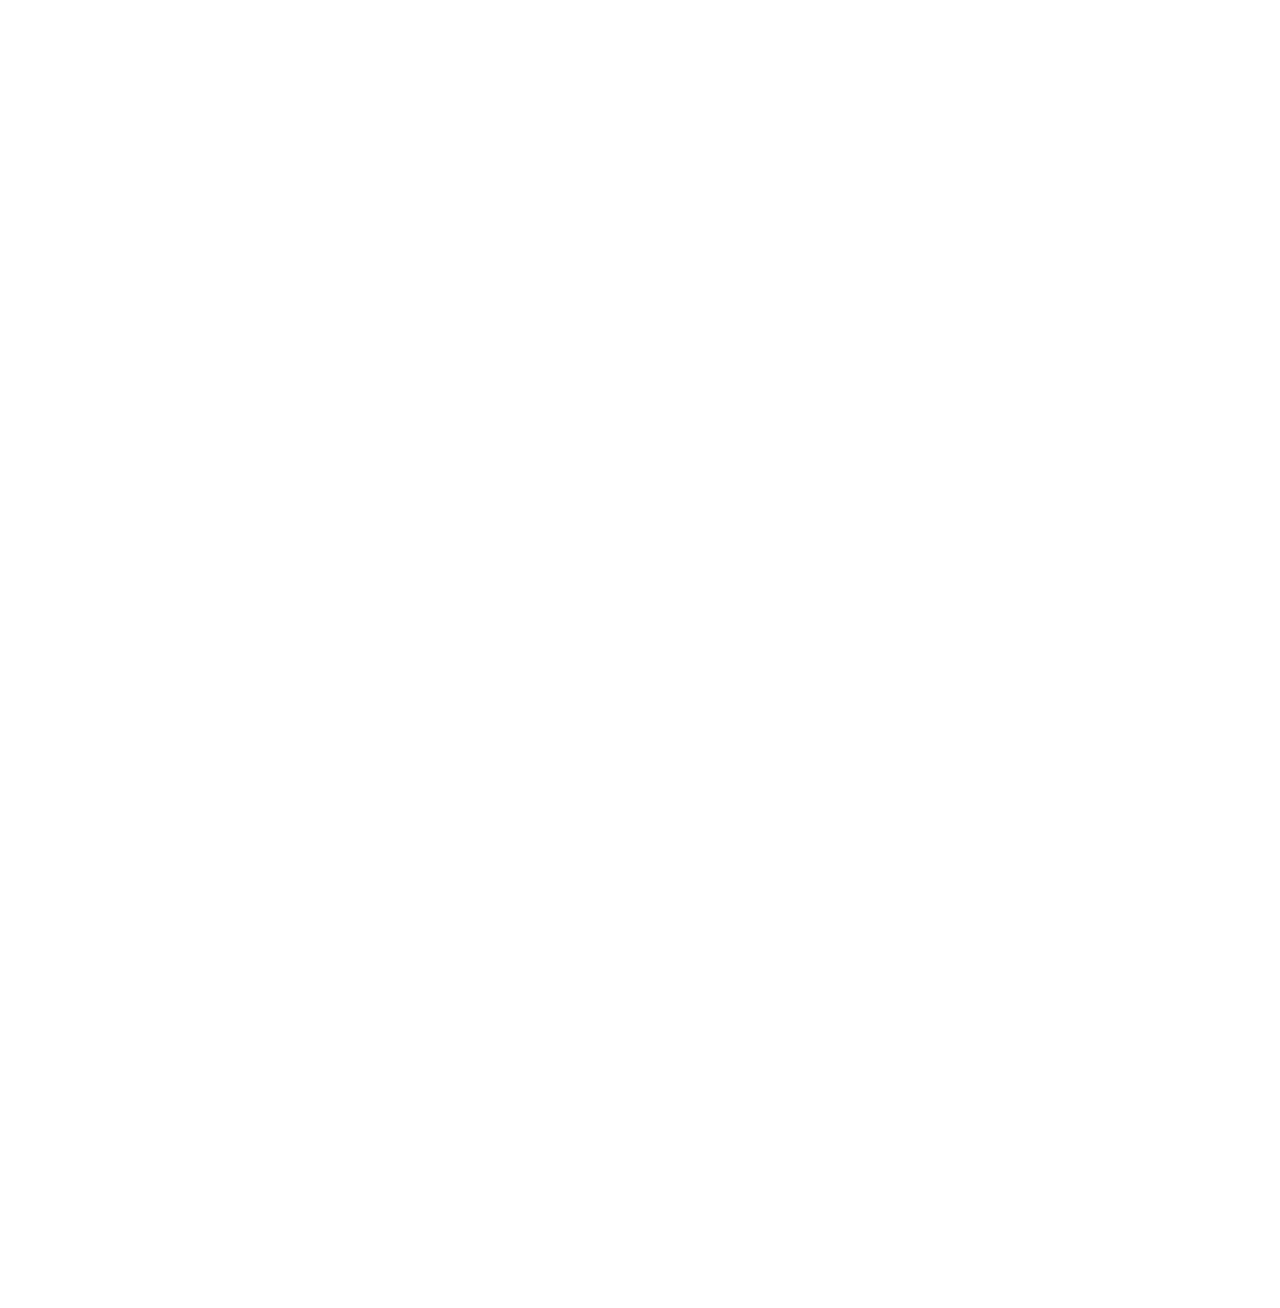
<file: index-2.html>
<!DOCTYPE html>
<html lang="en">

<head>
  <meta charset="utf-8">
  <meta content="width=device-width, initial-scale=1.0" name="viewport">

  <title>Moderna Bootstrap Template - Index 2 without slider</title>
  <meta content="" name="description">
  <meta content="" name="keywords">

  <!-- Favicons -->
  <link href="assets/img/favicon.png" rel="icon">
  <link href="assets/img/apple-touch-icon.png" rel="apple-touch-icon">

  <!-- Google Fonts -->
  <link href="https://fonts.googleapis.com/css?family=Open+Sans:300,300i,400,400i,600,600i,700,700i|Roboto:300,300i,400,400i,500,500i,700,700i&display=swap" rel="stylesheet">

  <!-- Vendor CSS Files -->
  <link href="assets/vendor/animate.css/animate.min.css" rel="stylesheet">
  <link href="assets/vendor/aos/aos.css" rel="stylesheet">
  <link href="assets/vendor/bootstrap/css/bootstrap.min.css" rel="stylesheet">
  <link href="assets/vendor/bootstrap-icons/bootstrap-icons.css" rel="stylesheet">
  <link href="assets/vendor/boxicons/css/boxicons.min.css" rel="stylesheet">
  <link href="assets/vendor/glightbox/css/glightbox.min.css" rel="stylesheet">
  <link href="assets/vendor/swiper/swiper-bundle.min.css" rel="stylesheet">

  <!-- Template Main CSS File -->
  <link href="assets/css/style.css" rel="stylesheet">

  <!-- =======================================================
  * Template Name: Moderna - v4.9.1
  * Template URL: https://bootstrapmade.com/free-bootstrap-template-corporate-moderna/
  * Author: BootstrapMade.com
  * License: https://bootstrapmade.com/license/
  ======================================================== -->
</head>

<body>

  <!-- ======= Header ======= -->
  <header id="header" class="fixed-top d-flex align-items-center header-transparent">
    <div class="container d-flex justify-content-between align-items-center">

      <div class="logo">
        <h1 class="text-light"><a href="index.html"><span>Moderna</span></a></h1>
        <!-- Uncomment below if you prefer to use an image logo -->
        <!-- <a href="index.html"><img src="assets/img/logo.png" alt="" class="img-fluid"></a>-->
      </div>

      <nav id="navbar" class="navbar">
        <ul>
          <li><a class="active " href="index.html">Home</a></li>
          <li><a href="about.html">About</a></li>
          <li><a href="services.html">Services</a></li>
          <li><a href="portfolio.html">Portfolio</a></li>
          <li><a href="team.html">Team</a></li>
          <li><a href="blog.html">Blog</a></li>
          <li class="dropdown"><a href="#"><span>Drop Down</span> <i class="bi bi-chevron-down"></i></a>
            <ul>
              <li><a href="#">Drop Down 1</a></li>
              <li class="dropdown"><a href="#"><span>Deep Drop Down</span> <i class="bi bi-chevron-right"></i></a>
                <ul>
                  <li><a href="#">Deep Drop Down 1</a></li>
                  <li><a href="#">Deep Drop Down 2</a></li>
                  <li><a href="#">Deep Drop Down 3</a></li>
                  <li><a href="#">Deep Drop Down 4</a></li>
                  <li><a href="#">Deep Drop Down 5</a></li>
                </ul>
              </li>
              <li><a href="#">Drop Down 2</a></li>
              <li><a href="#">Drop Down 3</a></li>
              <li><a href="#">Drop Down 4</a></li>
            </ul>
          </li>
          <li><a href="contact.html">Contact Us</a></li>
        </ul>
        <i class="bi bi-list mobile-nav-toggle"></i>
      </nav><!-- .navbar -->

    </div>
  </header><!-- End Header -->

  <!-- ======= Hero No Slider Section ======= -->
  <section id="hero-no-slider" class="d-flex justify-cntent-center align-items-center">
    <div class="container position-relative" data-aos="fade-up" data-aos-delay="100">
      <div class="row justify-content-center">
        <div class="col-xl-8">
          <h2>Welcome to Moderna</h2>
          <p>Ut velit est quam dolor ad a aliquid qui aliquid. Sequi ea ut et est quaerat sequi nihil ut aliquam. Occaecati alias dolorem mollitia ut. Similique ea voluptatem. Esse doloremque accusamus repellendus deleniti vel. Minus et tempore modi architecto.</p>
          <a href="" class="btn-get-started ">Read More</a>
        </div>
      </div>
    </div>
  </section><!-- End Hero No Slider Sectio -->

  <main id="main">

    <!-- ======= Services Section ======= -->
    <section class="services">
      <div class="container">

        <div class="row">
          <div class="col-md-6 col-lg-3 d-flex align-items-stretch" data-aos="fade-up">
            <div class="icon-box icon-box-pink">
              <div class="icon"><i class="bx bxl-dribbble"></i></div>
              <h4 class="title"><a href="">Lorem Ipsum</a></h4>
              <p class="description">Voluptatum deleniti atque corrupti quos dolores et quas molestias excepturi sint occaecati cupiditate non provident</p>
            </div>
          </div>

          <div class="col-md-6 col-lg-3 d-flex align-items-stretch" data-aos="fade-up" data-aos-delay="100">
            <div class="icon-box icon-box-cyan">
              <div class="icon"><i class="bx bx-file"></i></div>
              <h4 class="title"><a href="">Sed ut perspiciatis</a></h4>
              <p class="description">Duis aute irure dolor in reprehenderit in voluptate velit esse cillum dolore eu fugiat nulla pariatur</p>
            </div>
          </div>

          <div class="col-md-6 col-lg-3 d-flex align-items-stretch" data-aos="fade-up" data-aos-delay="200">
            <div class="icon-box icon-box-green">
              <div class="icon"><i class="bx bx-tachometer"></i></div>
              <h4 class="title"><a href="">Magni Dolores</a></h4>
              <p class="description">Excepteur sint occaecat cupidatat non proident, sunt in culpa qui officia deserunt mollit anim id est laborum</p>
            </div>
          </div>

          <div class="col-md-6 col-lg-3 d-flex align-items-stretch" data-aos="fade-up" data-aos-delay="200">
            <div class="icon-box icon-box-blue">
              <div class="icon"><i class="bx bx-world"></i></div>
              <h4 class="title"><a href="">Nemo Enim</a></h4>
              <p class="description">At vero eos et accusamus et iusto odio dignissimos ducimus qui blanditiis praesentium voluptatum deleniti atque</p>
            </div>
          </div>

        </div>

      </div>
    </section><!-- End Services Section -->

    <!-- ======= Why Us Section ======= -->
    <section class="why-us section-bg" data-aos="fade-up" date-aos-delay="200">
      <div class="container">

        <div class="row">
          <div class="col-lg-6 video-box">
            <img src="assets/img/why-us.jpg" class="img-fluid" alt="">
            <a href="https://www.youtube.com/watch?v=jDDaplaOz7Q" class="venobox play-btn mb-4" data-vbtype="video" data-autoplay="true"></a>
          </div>

          <div class="col-lg-6 d-flex flex-column justify-content-center p-5">

            <div class="icon-box">
              <div class="icon"><i class="bx bx-fingerprint"></i></div>
              <h4 class="title"><a href="">Lorem Ipsum</a></h4>
              <p class="description">Voluptatum deleniti atque corrupti quos dolores et quas molestias excepturi sint occaecati cupiditate non provident</p>
            </div>

            <div class="icon-box">
              <div class="icon"><i class="bx bx-gift"></i></div>
              <h4 class="title"><a href="">Nemo Enim</a></h4>
              <p class="description">At vero eos et accusamus et iusto odio dignissimos ducimus qui blanditiis praesentium voluptatum deleniti atque</p>
            </div>

          </div>
        </div>

      </div>
    </section><!-- End Why Us Section -->

    <!-- ======= Features Section ======= -->
    <section class="features">
      <div class="container">

        <div class="section-title">
          <h2>Features</h2>
          <p>Magnam dolores commodi suscipit. Necessitatibus eius consequatur ex aliquid fuga eum quidem. Sit sint consectetur velit. Quisquam quos quisquam cupiditate. Et nemo qui impedit suscipit alias ea. Quia fugiat sit in iste officiis commodi quidem hic quas.</p>
        </div>

        <div class="row" data-aos="fade-up">
          <div class="col-md-5">
            <img src="assets/img/features-1.svg" class="img-fluid" alt="">
          </div>
          <div class="col-md-7 pt-4">
            <h3>Voluptatem dignissimos provident quasi corporis voluptates sit assumenda.</h3>
            <p class="fst-italic">
              Lorem ipsum dolor sit amet, consectetur adipiscing elit, sed do eiusmod tempor incididunt ut labore et dolore
              magna aliqua.
            </p>
            <ul>
              <li><i class="bi bi-check"></i> Ullamco laboris nisi ut aliquip ex ea commodo consequat.</li>
              <li><i class="bi bi-check"></i> Duis aute irure dolor in reprehenderit in voluptate velit.</li>
            </ul>
          </div>
        </div>

        <div class="row" data-aos="fade-up">
          <div class="col-md-5 order-1 order-md-2">
            <img src="assets/img/features-2.svg" class="img-fluid" alt="">
          </div>
          <div class="col-md-7 pt-5 order-2 order-md-1">
            <h3>Corporis temporibus maiores provident</h3>
            <p class="fst-italic">
              Lorem ipsum dolor sit amet, consectetur adipiscing elit, sed do eiusmod tempor incididunt ut labore et dolore
              magna aliqua.
            </p>
            <p>
              Ullamco laboris nisi ut aliquip ex ea commodo consequat. Duis aute irure dolor in reprehenderit in voluptate
              velit esse cillum dolore eu fugiat nulla pariatur. Excepteur sint occaecat cupidatat non proident, sunt in
              culpa qui officia deserunt mollit anim id est laborum
            </p>
          </div>
        </div>

        <div class="row" data-aos="fade-up">
          <div class="col-md-5">
            <img src="assets/img/features-3.svg" class="img-fluid" alt="">
          </div>
          <div class="col-md-7 pt-5">
            <h3>Sunt consequatur ad ut est nulla consectetur reiciendis animi voluptas</h3>
            <p>Cupiditate placeat cupiditate placeat est ipsam culpa. Delectus quia minima quod. Sunt saepe odit aut quia voluptatem hic voluptas dolor doloremque.</p>
            <ul>
              <li><i class="bi bi-check"></i> Ullamco laboris nisi ut aliquip ex ea commodo consequat.</li>
              <li><i class="bi bi-check"></i> Duis aute irure dolor in reprehenderit in voluptate velit.</li>
              <li><i class="bi bi-check"></i> Facilis ut et voluptatem aperiam. Autem soluta ad fugiat.</li>
            </ul>
          </div>
        </div>

        <div class="row" data-aos="fade-up">
          <div class="col-md-5 order-1 order-md-2">
            <img src="assets/img/features-4.svg" class="img-fluid" alt="">
          </div>
          <div class="col-md-7 pt-5 order-2 order-md-1">
            <h3>Quas et necessitatibus eaque impedit ipsum animi consequatur incidunt in</h3>
            <p class="fst-italic">
              Lorem ipsum dolor sit amet, consectetur adipiscing elit, sed do eiusmod tempor incididunt ut labore et dolore
              magna aliqua.
            </p>
            <p>
              Ullamco laboris nisi ut aliquip ex ea commodo consequat. Duis aute irure dolor in reprehenderit in voluptate
              velit esse cillum dolore eu fugiat nulla pariatur. Excepteur sint occaecat cupidatat non proident, sunt in
              culpa qui officia deserunt mollit anim id est laborum
            </p>
          </div>
        </div>

      </div>
    </section><!-- End Features Section -->

  </main><!-- End #main -->

  <!-- ======= Footer ======= -->
  <footer id="footer" data-aos="fade-up" data-aos-easing="ease-in-out" data-aos-duration="500">

    <div class="footer-newsletter">
      <div class="container">
        <div class="row">
          <div class="col-lg-6">
            <h4>Our Newsletter</h4>
            <p>Tamen quem nulla quae legam multos aute sint culpa legam noster magna</p>
          </div>
          <div class="col-lg-6">
            <form action="" method="post">
              <input type="email" name="email"><input type="submit" value="Subscribe">
            </form>
          </div>
        </div>
      </div>
    </div>

    <div class="footer-top">
      <div class="container">
        <div class="row">

          <div class="col-lg-3 col-md-6 footer-links">
            <h4>Useful Links</h4>
            <ul>
              <li><i class="bx bx-chevron-right"></i> <a href="#">Home</a></li>
              <li><i class="bx bx-chevron-right"></i> <a href="#">About us</a></li>
              <li><i class="bx bx-chevron-right"></i> <a href="#">Services</a></li>
              <li><i class="bx bx-chevron-right"></i> <a href="#">Terms of service</a></li>
              <li><i class="bx bx-chevron-right"></i> <a href="#">Privacy policy</a></li>
            </ul>
          </div>

          <div class="col-lg-3 col-md-6 footer-links">
            <h4>Our Services</h4>
            <ul>
              <li><i class="bx bx-chevron-right"></i> <a href="#">Web Design</a></li>
              <li><i class="bx bx-chevron-right"></i> <a href="#">Web Development</a></li>
              <li><i class="bx bx-chevron-right"></i> <a href="#">Product Management</a></li>
              <li><i class="bx bx-chevron-right"></i> <a href="#">Marketing</a></li>
              <li><i class="bx bx-chevron-right"></i> <a href="#">Graphic Design</a></li>
            </ul>
          </div>

          <div class="col-lg-3 col-md-6 footer-contact">
            <h4>Contact Us</h4>
            <p>
              A108 Adam Street <br>
              New York, NY 535022<br>
              United States <br><br>
              <strong>Phone:</strong> +1 5589 55488 55<br>
              <strong>Email:</strong> info@example.com<br>
            </p>

          </div>

          <div class="col-lg-3 col-md-6 footer-info">
            <h3>About Moderna</h3>
            <p>Cras fermentum odio eu feugiat lide par naso tierra. Justo eget nada terra videa magna derita valies darta donna mare fermentum iaculis eu non diam phasellus.</p>
            <div class="social-links mt-3">
              <a href="#" class="twitter"><i class="bx bxl-twitter"></i></a>
              <a href="#" class="facebook"><i class="bx bxl-facebook"></i></a>
              <a href="#" class="instagram"><i class="bx bxl-instagram"></i></a>
              <a href="#" class="linkedin"><i class="bx bxl-linkedin"></i></a>
            </div>
          </div>

        </div>
      </div>
    </div>

    <div class="container">
      <div class="copyright">
        &copy; Copyright <strong><span>Moderna</span></strong>. All Rights Reserved
      </div>
      <div class="credits">
        <!-- All the links in the footer should remain intact. -->
        <!-- You can delete the links only if you purchased the pro version. -->
        <!-- Licensing information: https://bootstrapmade.com/license/ -->
        <!-- Purchase the pro version with working PHP/AJAX contact form: https://bootstrapmade.com/free-bootstrap-template-corporate-moderna/ -->
        Designed by <a href="https://bootstrapmade.com/">BootstrapMade</a>
      </div>
    </div>
  </footer><!-- End Footer -->

  <a href="#" class="back-to-top d-flex align-items-center justify-content-center"><i class="bi bi-arrow-up-short"></i></a>

  <!-- Vendor JS Files -->
  <script src="assets/vendor/purecounter/purecounter_vanilla.js"></script>
  <script src="assets/vendor/aos/aos.js"></script>
  <script src="assets/vendor/bootstrap/js/bootstrap.bundle.min.js"></script>
  <script src="assets/vendor/glightbox/js/glightbox.min.js"></script>
  <script src="assets/vendor/isotope-layout/isotope.pkgd.min.js"></script>
  <script src="assets/vendor/swiper/swiper-bundle.min.js"></script>
  <script src="assets/vendor/waypoints/noframework.waypoints.js"></script>
  <script src="assets/vendor/php-email-form/validate.js"></script>

  <!-- Template Main JS File -->
  <script src="assets/js/main.js"></script>

</body>

</html>
</file>
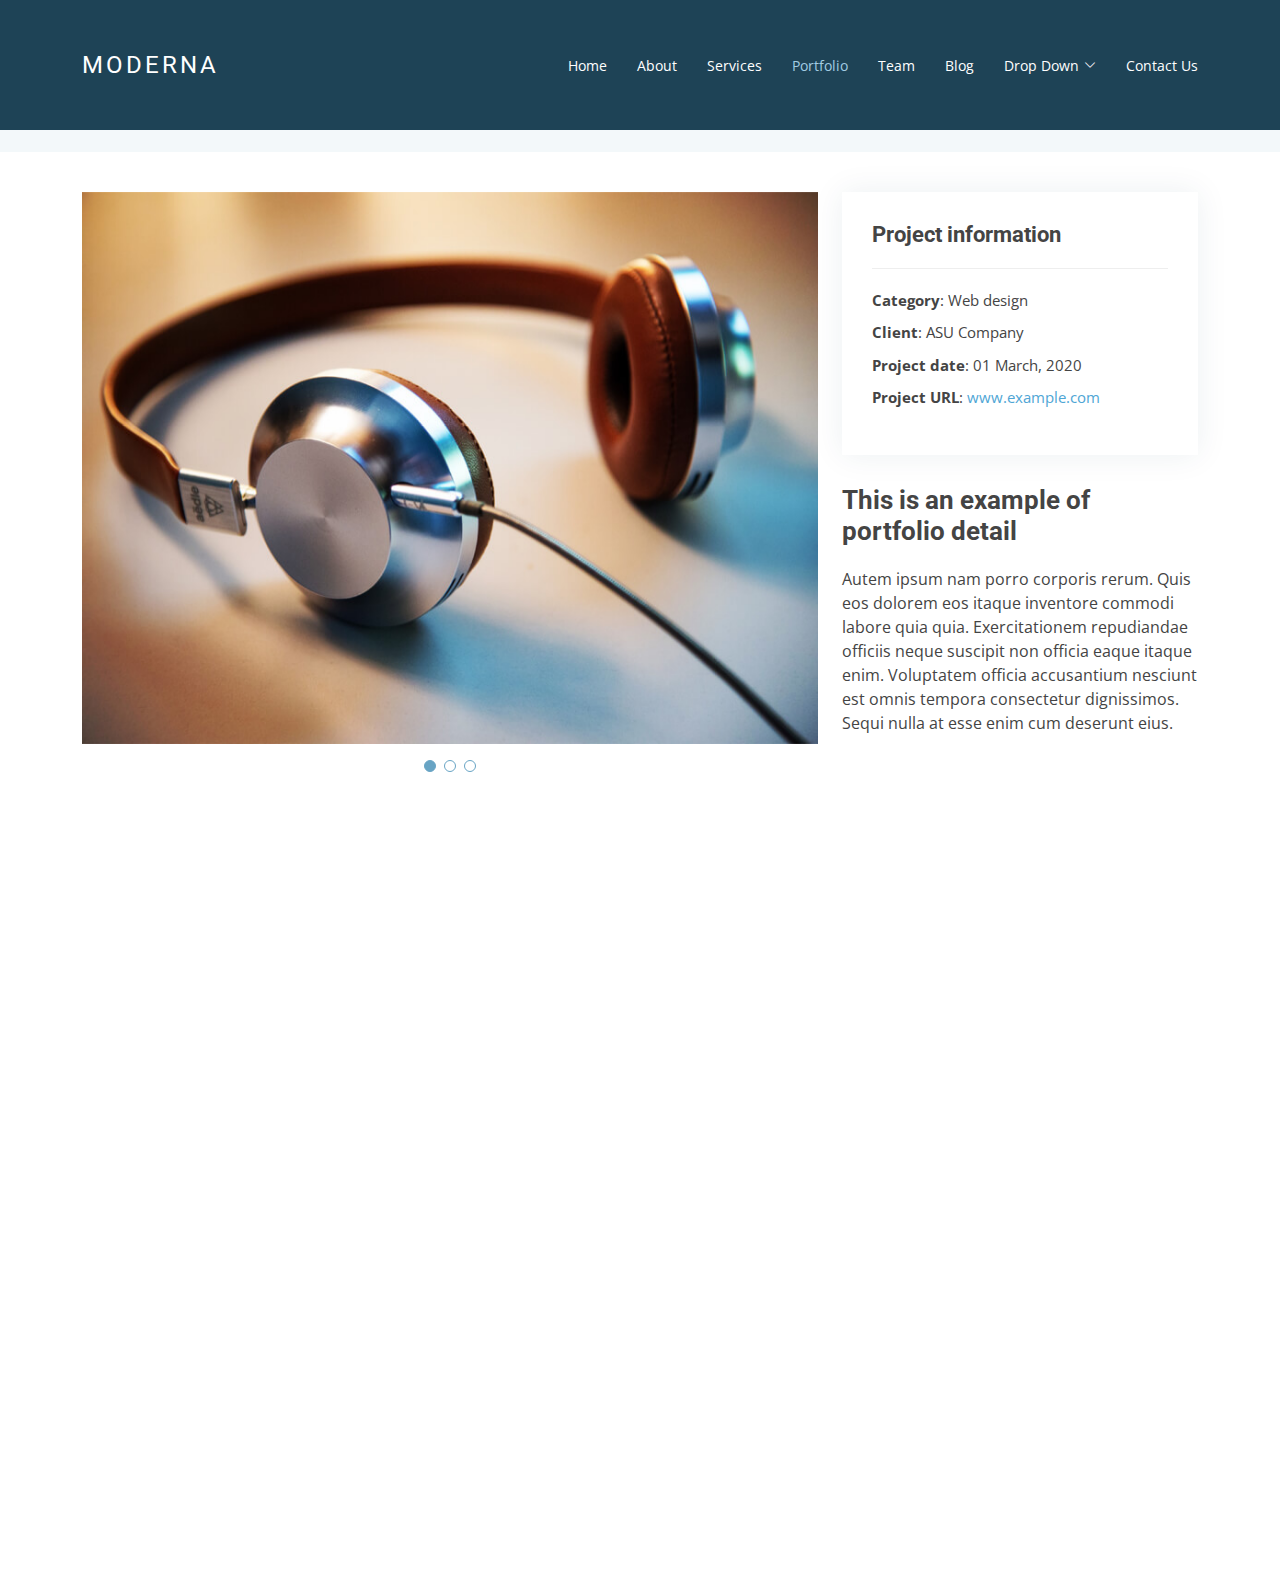
<file: portfolio-details.html>
<!DOCTYPE html>
<html lang="en">

<head>
  <meta charset="utf-8">
  <meta content="width=device-width, initial-scale=1.0" name="viewport">

  <title>Portfolio Details - Moderna Bootstrap Template</title>
  <meta content="" name="description">
  <meta content="" name="keywords">

  <!-- Favicons -->
  <link href="assets/img/favicon.png" rel="icon">
  <link href="assets/img/apple-touch-icon.png" rel="apple-touch-icon">

  <!-- Google Fonts -->
  <link href="https://fonts.googleapis.com/css?family=Open+Sans:300,300i,400,400i,600,600i,700,700i|Roboto:300,300i,400,400i,500,500i,700,700i&display=swap" rel="stylesheet">

  <!-- Vendor CSS Files -->
  <link href="assets/vendor/animate.css/animate.min.css" rel="stylesheet">
  <link href="assets/vendor/aos/aos.css" rel="stylesheet">
  <link href="assets/vendor/bootstrap/css/bootstrap.min.css" rel="stylesheet">
  <link href="assets/vendor/bootstrap-icons/bootstrap-icons.css" rel="stylesheet">
  <link href="assets/vendor/boxicons/css/boxicons.min.css" rel="stylesheet">
  <link href="assets/vendor/glightbox/css/glightbox.min.css" rel="stylesheet">
  <link href="assets/vendor/swiper/swiper-bundle.min.css" rel="stylesheet">

  <!-- Template Main CSS File -->
  <link href="assets/css/style.css" rel="stylesheet">

  <!-- =======================================================
  * Template Name: Moderna - v4.9.1
  * Template URL: https://bootstrapmade.com/free-bootstrap-template-corporate-moderna/
  * Author: BootstrapMade.com
  * License: https://bootstrapmade.com/license/
  ======================================================== -->
</head>

<body>

  <!-- ======= Header ======= -->
  <header id="header" class="fixed-top d-flex align-items-center ">
    <div class="container d-flex justify-content-between align-items-center">

      <div class="logo">
        <h1 class="text-light"><a href="index.html"><span>Moderna</span></a></h1>
        <!-- Uncomment below if you prefer to use an image logo -->
        <!-- <a href="index.html"><img src="assets/img/logo.png" alt="" class="img-fluid"></a>-->
      </div>

      <nav id="navbar" class="navbar">
        <ul>
          <li><a class="" href="index.html">Home</a></li>
          <li><a href="about.html">About</a></li>
          <li><a href="services.html">Services</a></li>
          <li><a class="active" href="portfolio.html">Portfolio</a></li>
          <li><a href="team.html">Team</a></li>
          <li><a href="blog.html">Blog</a></li>
          <li class="dropdown"><a href="#"><span>Drop Down</span> <i class="bi bi-chevron-down"></i></a>
            <ul>
              <li><a href="#">Drop Down 1</a></li>
              <li class="dropdown"><a href="#"><span>Deep Drop Down</span> <i class="bi bi-chevron-right"></i></a>
                <ul>
                  <li><a href="#">Deep Drop Down 1</a></li>
                  <li><a href="#">Deep Drop Down 2</a></li>
                  <li><a href="#">Deep Drop Down 3</a></li>
                  <li><a href="#">Deep Drop Down 4</a></li>
                  <li><a href="#">Deep Drop Down 5</a></li>
                </ul>
              </li>
              <li><a href="#">Drop Down 2</a></li>
              <li><a href="#">Drop Down 3</a></li>
              <li><a href="#">Drop Down 4</a></li>
            </ul>
          </li>
          <li><a href="contact.html">Contact Us</a></li>
        </ul>
        <i class="bi bi-list mobile-nav-toggle"></i>
      </nav><!-- .navbar -->

    </div>
  </header><!-- End Header -->

  <main id="main">

    <!-- ======= Our Portfolio Section ======= -->
    <section class="breadcrumbs">
      <div class="container">

        <div class="d-flex justify-content-between align-items-center">
          <h2>Portfolio Details</h2>
          <ol>
            <li><a href="index.html">Home</a></li>
            <li><a href="portfolio.html">Portfolio</a></li>
            <li>Portfolio Details</li>
          </ol>
        </div>

      </div>
    </section><!-- End Our Portfolio Section -->

    <!-- ======= Portfolio Details Section ======= -->
    <section id="portfolio-details" class="portfolio-details">
      <div class="container">

        <div class="row gy-4">

          <div class="col-lg-8">
            <div class="portfolio-details-slider swiper">
              <div class="swiper-wrapper align-items-center">

                <div class="swiper-slide">
                  <img src="assets/img/portfolio/portfolio-1.jpg" alt="">
                </div>

                <div class="swiper-slide">
                  <img src="assets/img/portfolio/portfolio-2.jpg" alt="">
                </div>

                <div class="swiper-slide">
                  <img src="assets/img/portfolio/portfolio-3.jpg" alt="">
                </div>

              </div>
              <div class="swiper-pagination"></div>
            </div>
          </div>

          <div class="col-lg-4">
            <div class="portfolio-info">
              <h3>Project information</h3>
              <ul>
                <li><strong>Category</strong>: Web design</li>
                <li><strong>Client</strong>: ASU Company</li>
                <li><strong>Project date</strong>: 01 March, 2020</li>
                <li><strong>Project URL</strong>: <a href="#">www.example.com</a></li>
              </ul>
            </div>
            <div class="portfolio-description">
              <h2>This is an example of portfolio detail</h2>
              <p>
                Autem ipsum nam porro corporis rerum. Quis eos dolorem eos itaque inventore commodi labore quia quia. Exercitationem repudiandae officiis neque suscipit non officia eaque itaque enim. Voluptatem officia accusantium nesciunt est omnis tempora consectetur dignissimos. Sequi nulla at esse enim cum deserunt eius.
              </p>
            </div>
          </div>

        </div>

      </div>
    </section><!-- End Portfolio Details Section -->

  </main><!-- End #main -->

  <!-- ======= Footer ======= -->
  <footer id="footer" data-aos="fade-up" data-aos-easing="ease-in-out" data-aos-duration="500">

    <div class="footer-newsletter">
      <div class="container">
        <div class="row">
          <div class="col-lg-6">
            <h4>Our Newsletter</h4>
            <p>Tamen quem nulla quae legam multos aute sint culpa legam noster magna</p>
          </div>
          <div class="col-lg-6">
            <form action="" method="post">
              <input type="email" name="email"><input type="submit" value="Subscribe">
            </form>
          </div>
        </div>
      </div>
    </div>

    <div class="footer-top">
      <div class="container">
        <div class="row">

          <div class="col-lg-3 col-md-6 footer-links">
            <h4>Useful Links</h4>
            <ul>
              <li><i class="bx bx-chevron-right"></i> <a href="#">Home</a></li>
              <li><i class="bx bx-chevron-right"></i> <a href="#">About us</a></li>
              <li><i class="bx bx-chevron-right"></i> <a href="#">Services</a></li>
              <li><i class="bx bx-chevron-right"></i> <a href="#">Terms of service</a></li>
              <li><i class="bx bx-chevron-right"></i> <a href="#">Privacy policy</a></li>
            </ul>
          </div>

          <div class="col-lg-3 col-md-6 footer-links">
            <h4>Our Services</h4>
            <ul>
              <li><i class="bx bx-chevron-right"></i> <a href="#">Web Design</a></li>
              <li><i class="bx bx-chevron-right"></i> <a href="#">Web Development</a></li>
              <li><i class="bx bx-chevron-right"></i> <a href="#">Product Management</a></li>
              <li><i class="bx bx-chevron-right"></i> <a href="#">Marketing</a></li>
              <li><i class="bx bx-chevron-right"></i> <a href="#">Graphic Design</a></li>
            </ul>
          </div>

          <div class="col-lg-3 col-md-6 footer-contact">
            <h4>Contact Us</h4>
            <p>
              A108 Adam Street <br>
              New York, NY 535022<br>
              United States <br><br>
              <strong>Phone:</strong> +1 5589 55488 55<br>
              <strong>Email:</strong> info@example.com<br>
            </p>

          </div>

          <div class="col-lg-3 col-md-6 footer-info">
            <h3>About Moderna</h3>
            <p>Cras fermentum odio eu feugiat lide par naso tierra. Justo eget nada terra videa magna derita valies darta donna mare fermentum iaculis eu non diam phasellus.</p>
            <div class="social-links mt-3">
              <a href="#" class="twitter"><i class="bx bxl-twitter"></i></a>
              <a href="#" class="facebook"><i class="bx bxl-facebook"></i></a>
              <a href="#" class="instagram"><i class="bx bxl-instagram"></i></a>
              <a href="#" class="linkedin"><i class="bx bxl-linkedin"></i></a>
            </div>
          </div>

        </div>
      </div>
    </div>

    <div class="container">
      <div class="copyright">
        &copy; Copyright <strong><span>Moderna</span></strong>. All Rights Reserved
      </div>
      <div class="credits">
        <!-- All the links in the footer should remain intact. -->
        <!-- You can delete the links only if you purchased the pro version. -->
        <!-- Licensing information: https://bootstrapmade.com/license/ -->
        <!-- Purchase the pro version with working PHP/AJAX contact form: https://bootstrapmade.com/free-bootstrap-template-corporate-moderna/ -->
        Designed by <a href="https://bootstrapmade.com/">BootstrapMade</a>
      </div>
    </div>
  </footer><!-- End Footer -->

  <a href="#" class="back-to-top d-flex align-items-center justify-content-center"><i class="bi bi-arrow-up-short"></i></a>

  <!-- Vendor JS Files -->
  <script src="assets/vendor/purecounter/purecounter_vanilla.js"></script>
  <script src="assets/vendor/aos/aos.js"></script>
  <script src="assets/vendor/bootstrap/js/bootstrap.bundle.min.js"></script>
  <script src="assets/vendor/glightbox/js/glightbox.min.js"></script>
  <script src="assets/vendor/isotope-layout/isotope.pkgd.min.js"></script>
  <script src="assets/vendor/swiper/swiper-bundle.min.js"></script>
  <script src="assets/vendor/waypoints/noframework.waypoints.js"></script>
  <script src="assets/vendor/php-email-form/validate.js"></script>

  <!-- Template Main JS File -->
  <script src="assets/js/main.js"></script>

</body>

</html>
</file>
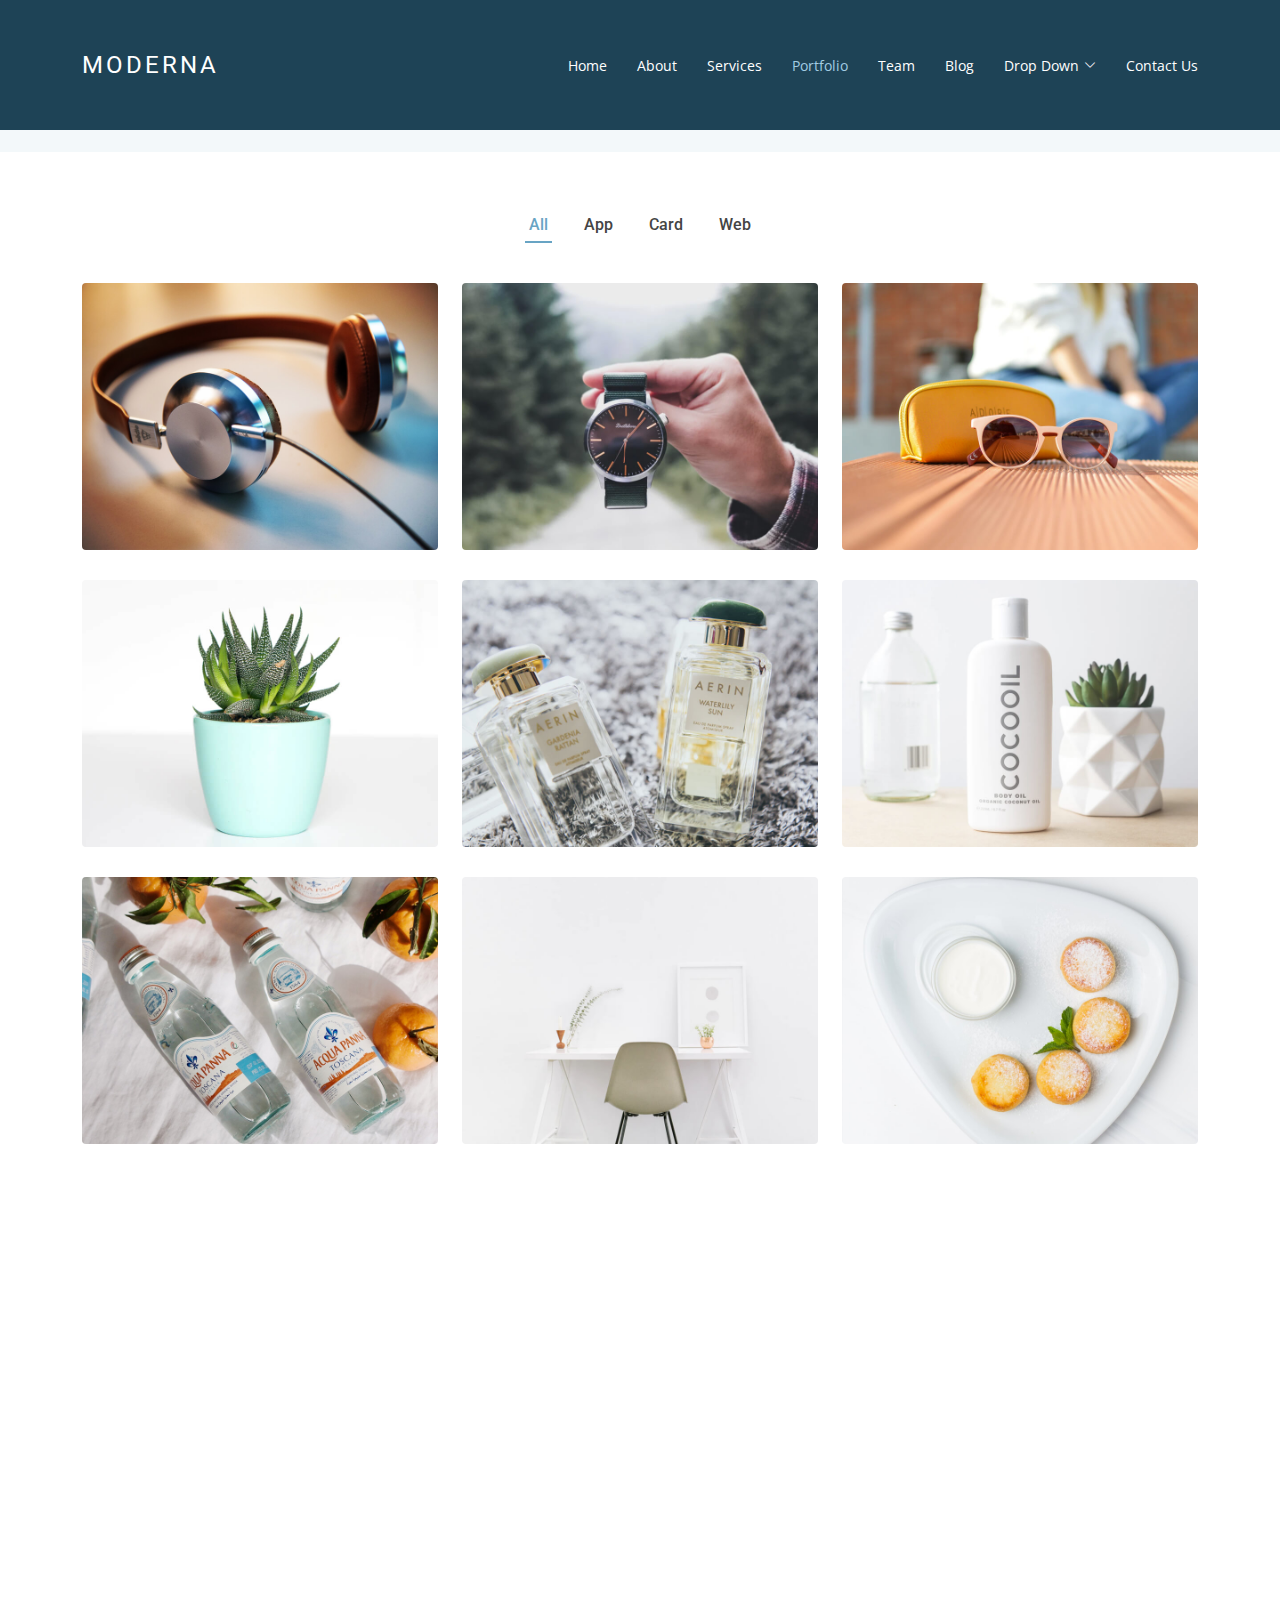
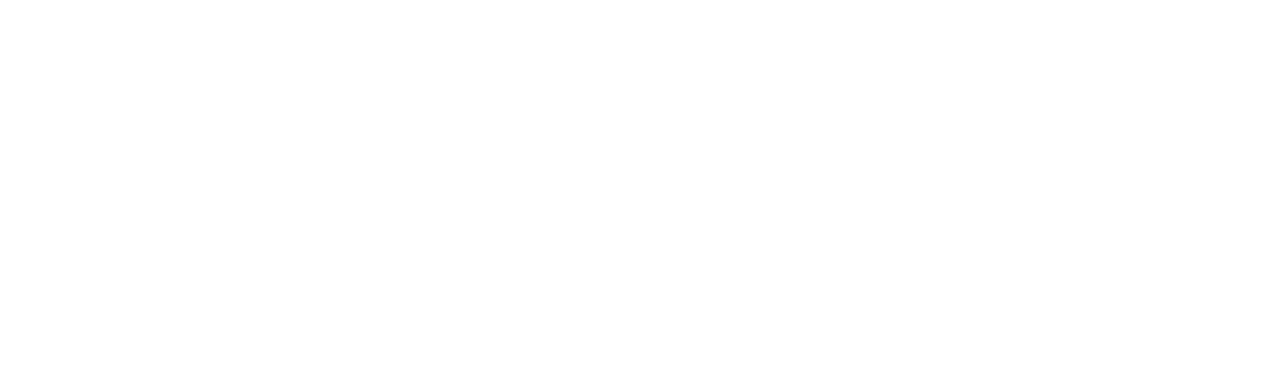
<file: portfolio.html>
<!DOCTYPE html>
<html lang="en">

<head>
  <meta charset="utf-8">
  <meta content="width=device-width, initial-scale=1.0" name="viewport">

  <title>Portfolio - Moderna Bootstrap Template</title>
  <meta content="" name="description">
  <meta content="" name="keywords">

  <!-- Favicons -->
  <link href="assets/img/favicon.png" rel="icon">
  <link href="assets/img/apple-touch-icon.png" rel="apple-touch-icon">

  <!-- Google Fonts -->
  <link href="https://fonts.googleapis.com/css?family=Open+Sans:300,300i,400,400i,600,600i,700,700i|Roboto:300,300i,400,400i,500,500i,700,700i&display=swap" rel="stylesheet">

  <!-- Vendor CSS Files -->
  <link href="assets/vendor/animate.css/animate.min.css" rel="stylesheet">
  <link href="assets/vendor/aos/aos.css" rel="stylesheet">
  <link href="assets/vendor/bootstrap/css/bootstrap.min.css" rel="stylesheet">
  <link href="assets/vendor/bootstrap-icons/bootstrap-icons.css" rel="stylesheet">
  <link href="assets/vendor/boxicons/css/boxicons.min.css" rel="stylesheet">
  <link href="assets/vendor/glightbox/css/glightbox.min.css" rel="stylesheet">
  <link href="assets/vendor/swiper/swiper-bundle.min.css" rel="stylesheet">

  <!-- Template Main CSS File -->
  <link href="assets/css/style.css" rel="stylesheet">

  <!-- =======================================================
  * Template Name: Moderna - v4.9.1
  * Template URL: https://bootstrapmade.com/free-bootstrap-template-corporate-moderna/
  * Author: BootstrapMade.com
  * License: https://bootstrapmade.com/license/
  ======================================================== -->
</head>

<body>

  <!-- ======= Header ======= -->
  <header id="header" class="fixed-top d-flex align-items-center ">
    <div class="container d-flex justify-content-between align-items-center">

      <div class="logo">
        <h1 class="text-light"><a href="index.html"><span>Moderna</span></a></h1>
        <!-- Uncomment below if you prefer to use an image logo -->
        <!-- <a href="index.html"><img src="assets/img/logo.png" alt="" class="img-fluid"></a>-->
      </div>

      <nav id="navbar" class="navbar">
        <ul>
          <li><a class="" href="index.html">Home</a></li>
          <li><a href="about.html">About</a></li>
          <li><a href="services.html">Services</a></li>
          <li><a class="active" href="portfolio.html">Portfolio</a></li>
          <li><a href="team.html">Team</a></li>
          <li><a href="blog.html">Blog</a></li>
          <li class="dropdown"><a href="#"><span>Drop Down</span> <i class="bi bi-chevron-down"></i></a>
            <ul>
              <li><a href="#">Drop Down 1</a></li>
              <li class="dropdown"><a href="#"><span>Deep Drop Down</span> <i class="bi bi-chevron-right"></i></a>
                <ul>
                  <li><a href="#">Deep Drop Down 1</a></li>
                  <li><a href="#">Deep Drop Down 2</a></li>
                  <li><a href="#">Deep Drop Down 3</a></li>
                  <li><a href="#">Deep Drop Down 4</a></li>
                  <li><a href="#">Deep Drop Down 5</a></li>
                </ul>
              </li>
              <li><a href="#">Drop Down 2</a></li>
              <li><a href="#">Drop Down 3</a></li>
              <li><a href="#">Drop Down 4</a></li>
            </ul>
          </li>
          <li><a href="contact.html">Contact Us</a></li>
        </ul>
        <i class="bi bi-list mobile-nav-toggle"></i>
      </nav><!-- .navbar -->

    </div>
  </header><!-- End Header -->

  <main id="main">

    <!-- ======= Our Portfolio Section ======= -->
    <section class="breadcrumbs">
      <div class="container">

        <div class="d-flex justify-content-between align-items-center">
          <h2>Our Portfolio</h2>
          <ol>
            <li><a href="index.html">Home</a></li>
            <li>Our Portfolio</li>
          </ol>
        </div>

      </div>
    </section><!-- End Our Portfolio Section -->

    <!-- ======= Portfolio Section ======= -->
    <section class="portfolio">
      <div class="container">

        <div class="row">
          <div class="col-lg-12">
            <ul id="portfolio-flters">
              <li data-filter="*" class="filter-active">All</li>
              <li data-filter=".filter-app">App</li>
              <li data-filter=".filter-card">Card</li>
              <li data-filter=".filter-web">Web</li>
            </ul>
          </div>
        </div>

        <div class="row portfolio-container" data-aos="fade-up" data-aos-easing="ease-in-out" data-aos-duration="500">

          <div class="col-lg-4 col-md-6 portfolio-wrap filter-app">
            <div class="portfolio-item">
              <img src="assets/img/portfolio/portfolio-1.jpg" class="img-fluid" alt="">
              <div class="portfolio-info">
                <h3>App 1</h3>
                <div>
                  <a href="assets/img/portfolio/portfolio-1.jpg" data-gallery="portfolioGallery" class="portfolio-lightbox" title="App 1"><i class="bx bx-plus"></i></a>
                  <a href="portfolio-details.html" title="Portfolio Details"><i class="bx bx-link"></i></a>
                </div>
              </div>
            </div>
          </div>

          <div class="col-lg-4 col-md-6 portfolio-wrap filter-web">
            <div class="portfolio-item">
              <img src="assets/img/portfolio/portfolio-2.jpg" class="img-fluid" alt="">
              <div class="portfolio-info">
                <h3>Web 3</h3>
                <div>
                  <a href="assets/img/portfolio/portfolio-2.jpg" data-gallery="portfolioGallery" class="portfolio-lightbox" title="Web 3"><i class="bx bx-plus"></i></a>
                  <a href="portfolio-details.html" title="Portfolio Details"><i class="bx bx-link"></i></a>
                </div>
              </div>
            </div>
          </div>

          <div class="col-lg-4 col-md-6 portfolio-wrap filter-app">
            <div class="portfolio-item">
              <img src="assets/img/portfolio/portfolio-3.jpg" class="img-fluid" alt="">
              <div class="portfolio-info">
                <h3>App 2</h3>
                <div>
                  <a href="assets/img/portfolio/portfolio-3.jpg" data-gallery="portfolioGallery" class="portfolio-lightbox" title="App 2"><i class="bx bx-plus"></i></a>
                  <a href="portfolio-details.html" title="Portfolio Details"><i class="bx bx-link"></i></a>
                </div>
              </div>
            </div>
          </div>

          <div class="col-lg-4 col-md-6 portfolio-wrap filter-card">
            <div class="portfolio-item">
              <img src="assets/img/portfolio/portfolio-4.jpg" class="img-fluid" alt="">
              <div class="portfolio-info">
                <h3>Card 2</h3>
                <div>
                  <a href="assets/img/portfolio/portfolio-4.jpg" data-gallery="portfolioGallery" class="portfolio-lightbox" title="Card 2"><i class="bx bx-plus"></i></a>
                  <a href="portfolio-details.html" title="Portfolio Details"><i class="bx bx-link"></i></a>
                </div>
              </div>
            </div>
          </div>

          <div class="col-lg-4 col-md-6 portfolio-wrap filter-web">
            <div class="portfolio-item">
              <img src="assets/img/portfolio/portfolio-5.jpg" class="img-fluid" alt="">
              <div class="portfolio-info">
                <h3>Web 2</h3>
                <div>
                  <a href="assets/img/portfolio/portfolio-5.jpg" data-gallery="portfolioGallery" class="portfolio-lightbox" title="Web 2"><i class="bx bx-plus"></i></a>
                  <a href="portfolio-details.html" title="Portfolio Details"><i class="bx bx-link"></i></a>
                </div>
              </div>
            </div>
          </div>

          <div class="col-lg-4 col-md-6 portfolio-wrap filter-app">
            <div class="portfolio-item">
              <img src="assets/img/portfolio/portfolio-6.jpg" class="img-fluid" alt="">
              <div class="portfolio-info">
                <h3>App 3</h3>
                <div>
                  <a href="assets/img/portfolio/portfolio-6.jpg" data-gallery="portfolioGallery" class="portfolio-lightbox" title="App 3"><i class="bx bx-plus"></i></a>
                  <a href="portfolio-details.html" title="Portfolio Details"><i class="bx bx-link"></i></a>
                </div>
              </div>
            </div>
          </div>

          <div class="col-lg-4 col-md-6 portfolio-wrap filter-card">
            <div class="portfolio-item">
              <img src="assets/img/portfolio/portfolio-7.jpg" class="img-fluid" alt="">
              <div class="portfolio-info">
                <h3>Card 1</h3>
                <div>
                  <a href="assets/img/portfolio/portfolio-7.jpg" data-gallery="portfolioGallery" class="portfolio-lightbox" title="Card 1"><i class="bx bx-plus"></i></a>
                  <a href="portfolio-details.html" title="Portfolio Details"><i class="bx bx-link"></i></a>
                </div>
              </div>
            </div>
          </div>

          <div class="col-lg-4 col-md-6 portfolio-wrap filter-card">
            <div class="portfolio-item">
              <img src="assets/img/portfolio/portfolio-8.jpg" class="img-fluid" alt="">
              <div class="portfolio-info">
                <h3>Card 3</h3>
                <div>
                  <a href="assets/img/portfolio/portfolio-8.jpg" data-gallery="portfolioGallery" class="portfolio-lightbox" title="Card 3"><i class="bx bx-plus"></i></a>
                  <a href="portfolio-details.html" title="Portfolio Details"><i class="bx bx-link"></i></a>
                </div>
              </div>
            </div>
          </div>

          <div class="col-lg-4 col-md-6 portfolio-wrap filter-web">
            <div class="portfolio-item">
              <img src="assets/img/portfolio/portfolio-9.jpg" class="img-fluid" alt="">
              <div class="portfolio-info">
                <h3>Web 1</h3>
                <div>
                  <a href="assets/img/portfolio/portfolio-9.jpg" data-gallery="portfolioGallery" class="portfolio-lightbox" title="Web 1"><i class="bx bx-plus"></i></a>
                  <a href="portfolio-details.html" title="Portfolio Details"><i class="bx bx-link"></i></a>
                </div>
              </div>
            </div>
          </div>

        </div>

      </div>
    </section><!-- End Portfolio Section -->

  </main><!-- End #main -->

  <!-- ======= Footer ======= -->
  <footer id="footer" data-aos="fade-up" data-aos-easing="ease-in-out" data-aos-duration="500">

    <div class="footer-newsletter">
      <div class="container">
        <div class="row">
          <div class="col-lg-6">
            <h4>Our Newsletter</h4>
            <p>Tamen quem nulla quae legam multos aute sint culpa legam noster magna</p>
          </div>
          <div class="col-lg-6">
            <form action="" method="post">
              <input type="email" name="email"><input type="submit" value="Subscribe">
            </form>
          </div>
        </div>
      </div>
    </div>

    <div class="footer-top">
      <div class="container">
        <div class="row">

          <div class="col-lg-3 col-md-6 footer-links">
            <h4>Useful Links</h4>
            <ul>
              <li><i class="bx bx-chevron-right"></i> <a href="#">Home</a></li>
              <li><i class="bx bx-chevron-right"></i> <a href="#">About us</a></li>
              <li><i class="bx bx-chevron-right"></i> <a href="#">Services</a></li>
              <li><i class="bx bx-chevron-right"></i> <a href="#">Terms of service</a></li>
              <li><i class="bx bx-chevron-right"></i> <a href="#">Privacy policy</a></li>
            </ul>
          </div>

          <div class="col-lg-3 col-md-6 footer-links">
            <h4>Our Services</h4>
            <ul>
              <li><i class="bx bx-chevron-right"></i> <a href="#">Web Design</a></li>
              <li><i class="bx bx-chevron-right"></i> <a href="#">Web Development</a></li>
              <li><i class="bx bx-chevron-right"></i> <a href="#">Product Management</a></li>
              <li><i class="bx bx-chevron-right"></i> <a href="#">Marketing</a></li>
              <li><i class="bx bx-chevron-right"></i> <a href="#">Graphic Design</a></li>
            </ul>
          </div>

          <div class="col-lg-3 col-md-6 footer-contact">
            <h4>Contact Us</h4>
            <p>
              A108 Adam Street <br>
              New York, NY 535022<br>
              United States <br><br>
              <strong>Phone:</strong> +1 5589 55488 55<br>
              <strong>Email:</strong> info@example.com<br>
            </p>

          </div>

          <div class="col-lg-3 col-md-6 footer-info">
            <h3>About Moderna</h3>
            <p>Cras fermentum odio eu feugiat lide par naso tierra. Justo eget nada terra videa magna derita valies darta donna mare fermentum iaculis eu non diam phasellus.</p>
            <div class="social-links mt-3">
              <a href="#" class="twitter"><i class="bx bxl-twitter"></i></a>
              <a href="#" class="facebook"><i class="bx bxl-facebook"></i></a>
              <a href="#" class="instagram"><i class="bx bxl-instagram"></i></a>
              <a href="#" class="linkedin"><i class="bx bxl-linkedin"></i></a>
            </div>
          </div>

        </div>
      </div>
    </div>

    <div class="container">
      <div class="copyright">
        &copy; Copyright <strong><span>Moderna</span></strong>. All Rights Reserved
      </div>
      <div class="credits">
        <!-- All the links in the footer should remain intact. -->
        <!-- You can delete the links only if you purchased the pro version. -->
        <!-- Licensing information: https://bootstrapmade.com/license/ -->
        <!-- Purchase the pro version with working PHP/AJAX contact form: https://bootstrapmade.com/free-bootstrap-template-corporate-moderna/ -->
        Designed by <a href="https://bootstrapmade.com/">BootstrapMade</a>
      </div>
    </div>
  </footer><!-- End Footer -->

  <a href="#" class="back-to-top d-flex align-items-center justify-content-center"><i class="bi bi-arrow-up-short"></i></a>

  <!-- Vendor JS Files -->
  <script src="assets/vendor/purecounter/purecounter_vanilla.js"></script>
  <script src="assets/vendor/aos/aos.js"></script>
  <script src="assets/vendor/bootstrap/js/bootstrap.bundle.min.js"></script>
  <script src="assets/vendor/glightbox/js/glightbox.min.js"></script>
  <script src="assets/vendor/isotope-layout/isotope.pkgd.min.js"></script>
  <script src="assets/vendor/swiper/swiper-bundle.min.js"></script>
  <script src="assets/vendor/waypoints/noframework.waypoints.js"></script>
  <script src="assets/vendor/php-email-form/validate.js"></script>

  <!-- Template Main JS File -->
  <script src="assets/js/main.js"></script>

</body>

</html>
</file>
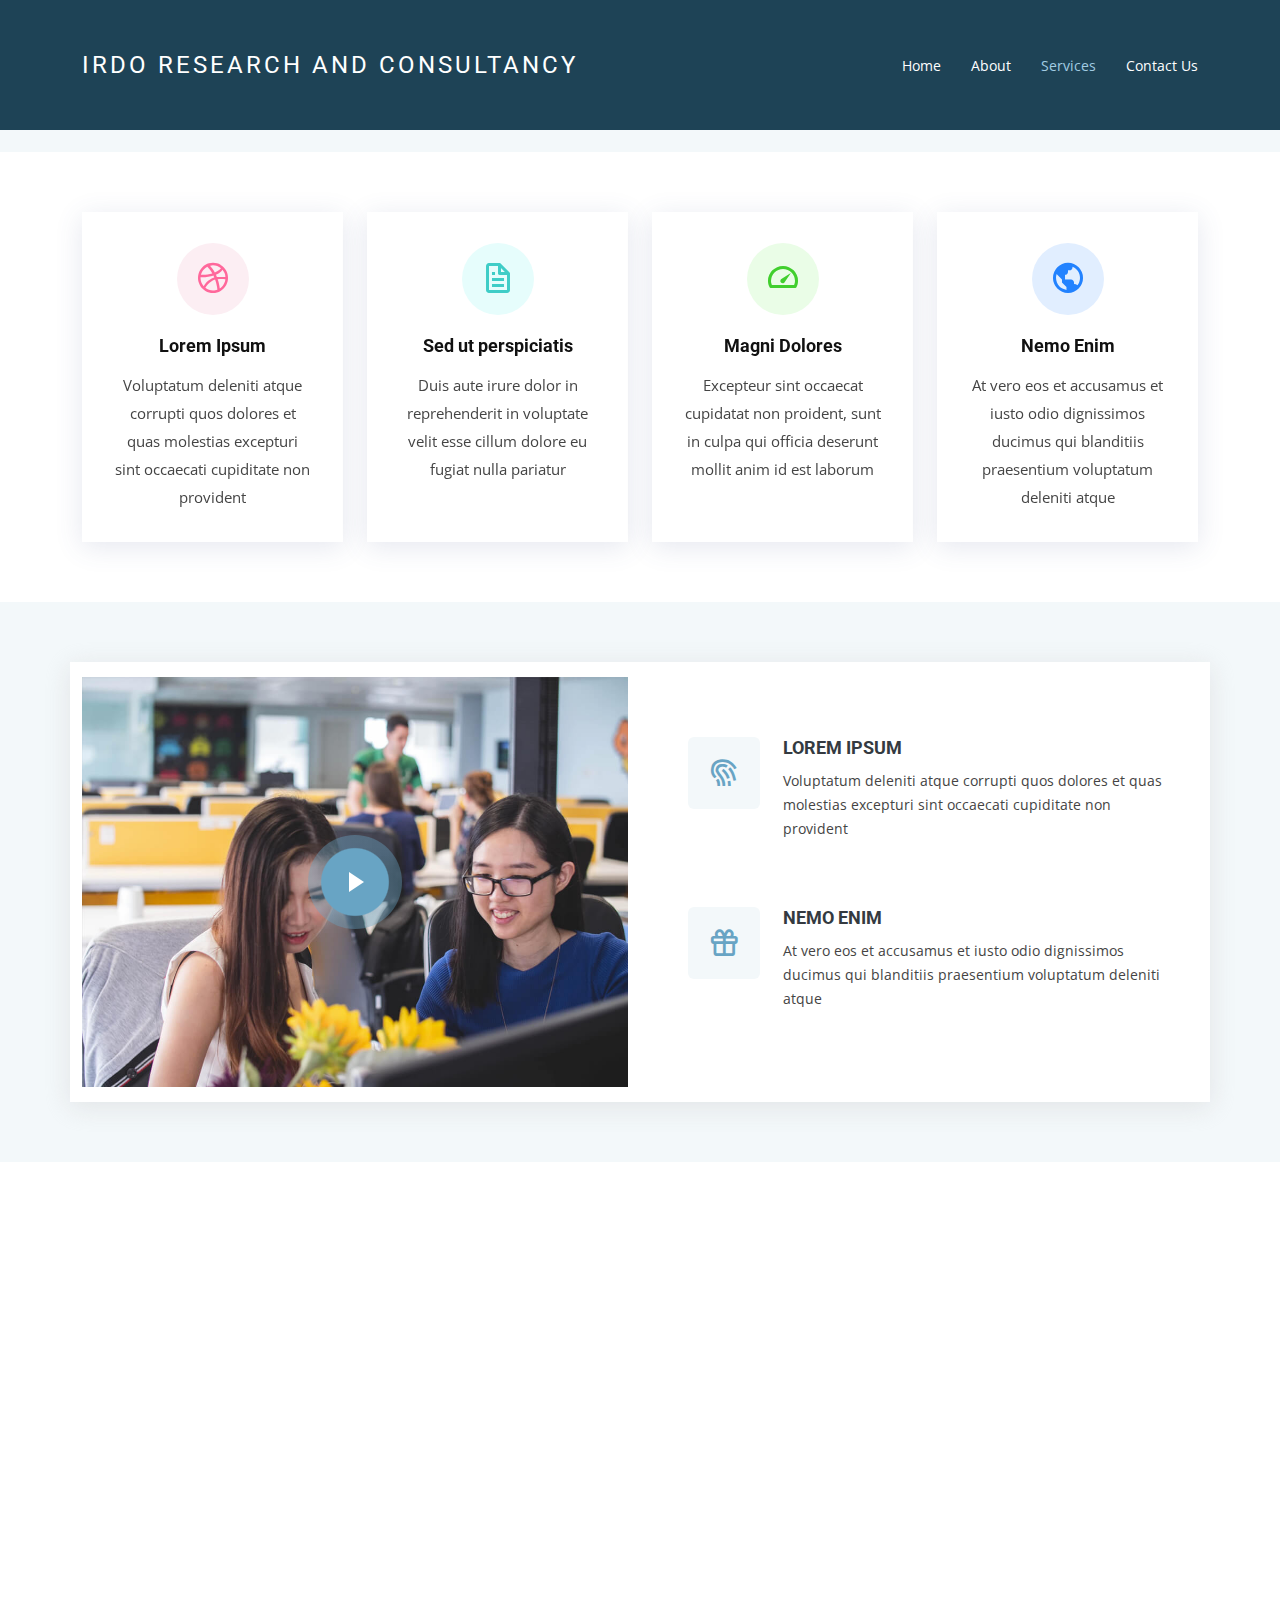
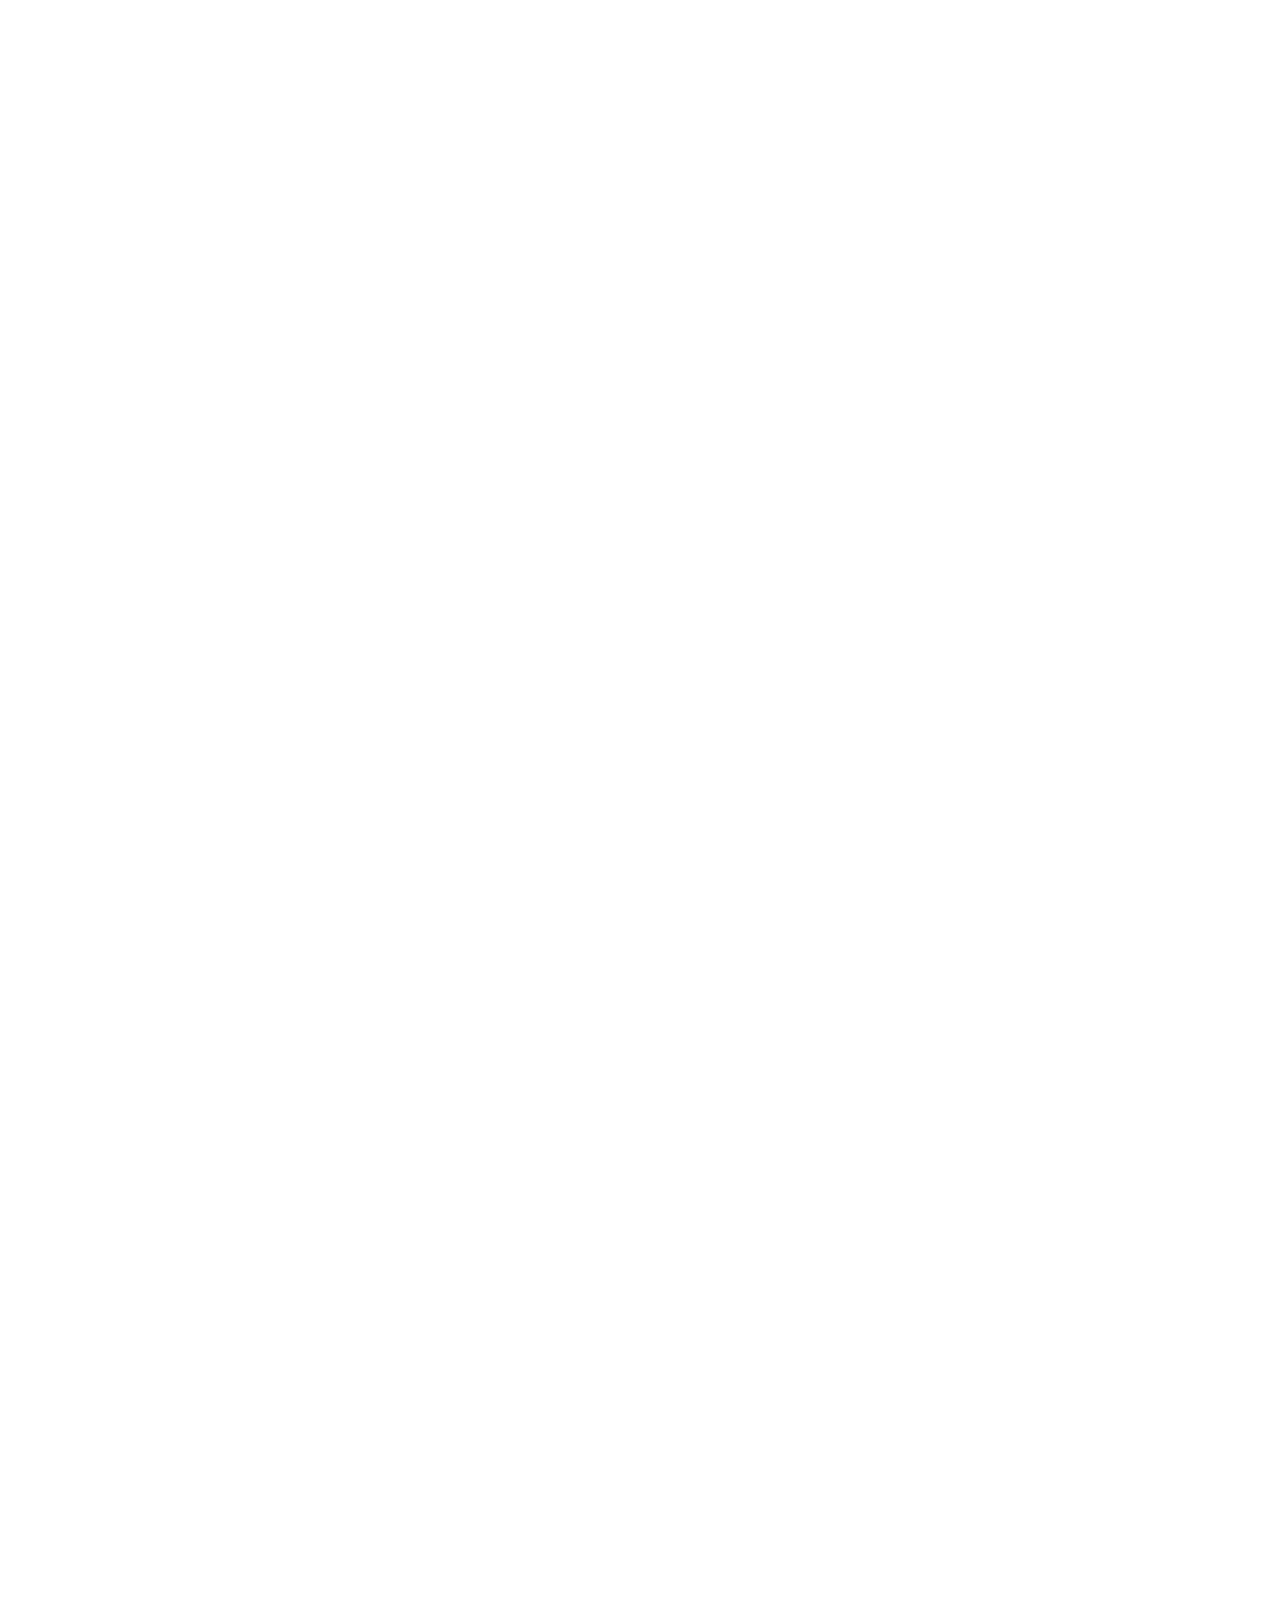
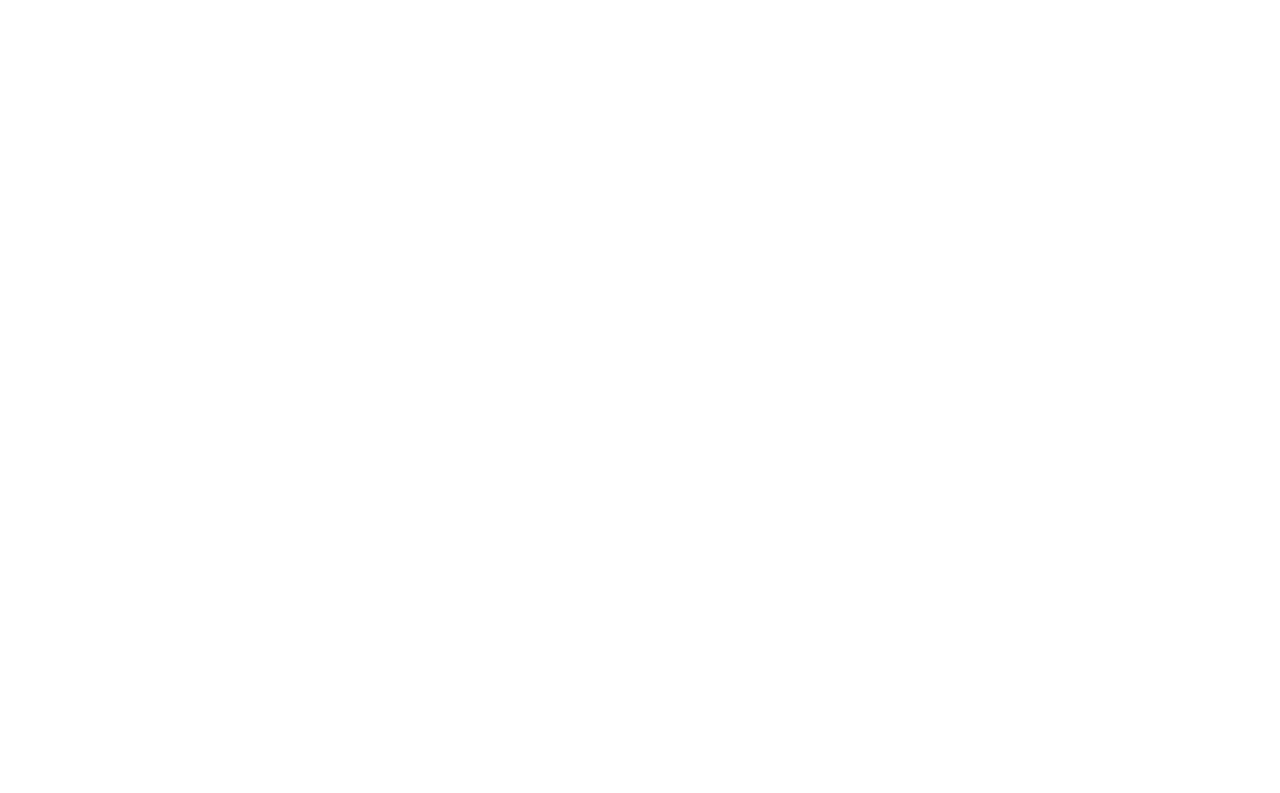
<file: services.html>
<!DOCTYPE html>
<html lang="en">

<head>
  <meta charset="utf-8">
  <meta content="width=device-width, initial-scale=1.0" name="viewport">

  <title>Services - Moderna Bootstrap Template</title>
  <meta content="" name="description">
  <meta content="" name="keywords">

  <!-- Favicons -->
  <link href="assets/img/favicon.png" rel="icon">
  <link href="assets/img/apple-touch-icon.png" rel="apple-touch-icon">

  <!-- Google Fonts -->
  <link href="https://fonts.googleapis.com/css?family=Open+Sans:300,300i,400,400i,600,600i,700,700i|Roboto:300,300i,400,400i,500,500i,700,700i&display=swap" rel="stylesheet">

  <!-- Vendor CSS Files -->
  <link href="assets/vendor/animate.css/animate.min.css" rel="stylesheet">
  <link href="assets/vendor/aos/aos.css" rel="stylesheet">
  <link href="assets/vendor/bootstrap/css/bootstrap.min.css" rel="stylesheet">
  <link href="assets/vendor/bootstrap-icons/bootstrap-icons.css" rel="stylesheet">
  <link href="assets/vendor/boxicons/css/boxicons.min.css" rel="stylesheet">
  <link href="assets/vendor/glightbox/css/glightbox.min.css" rel="stylesheet">
  <link href="assets/vendor/swiper/swiper-bundle.min.css" rel="stylesheet">

  <!-- Template Main CSS File -->
  <link href="assets/css/style.css" rel="stylesheet">

  <!-- =======================================================
  * Template Name: Moderna - v4.9.1
  * Template URL: https://bootstrapmade.com/free-bootstrap-template-corporate-moderna/
  * Author: BootstrapMade.com
  * License: https://bootstrapmade.com/license/
  ======================================================== -->
</head>

<body>

  <!-- ======= Header ======= -->
  <header id="header" class="fixed-top d-flex align-items-center ">
    <div class="container d-flex justify-content-between align-items-center">

      <div class="logo">
        <h1 class="text-light"><a href="index.html"><span>IRDO Research and Consultancy</span></a></h1>
        <!-- Uncomment below if you prefer to use an image logo -->
        <!-- <a href="index.html"><img src="assets/img/logo.png" alt="" class="img-fluid"></a>-->
      </div>

      <nav id="navbar" class="navbar">
        <ul>
          <li><a class="" href="index.html">Home</a></li>
          <li><a href="about.html">About</a></li>
          <li><a class="active" href="services.html">Services</a></li>
          <li><a href="contact.html">Contact Us</a></li>
        </ul>
        <i class="bi bi-list mobile-nav-toggle"></i>
      </nav><!-- .navbar -->

    </div>
  </header><!-- End Header -->

  <main id="main">

    <!-- ======= Our Services Section ======= -->
    <section class="breadcrumbs">
      <div class="container">

        <div class="d-flex justify-content-between align-items-center">
          <h2>Our Services</h2>
          <ol>
            <li><a href="index.html">Home</a></li>
            <li>Our Services</li>
          </ol>
        </div>

      </div>
    </section><!-- End Our Services Section -->

    <!-- ======= Services Section ======= -->
    <section class="services">
      <div class="container">

        <div class="row">
          <div class="col-md-6 col-lg-3 d-flex align-items-stretch" data-aos="fade-up">
            <div class="icon-box icon-box-pink">
              <div class="icon"><i class="bx bxl-dribbble"></i></div>
              <h4 class="title"><a href="">Lorem Ipsum</a></h4>
              <p class="description">Voluptatum deleniti atque corrupti quos dolores et quas molestias excepturi sint occaecati cupiditate non provident</p>
            </div>
          </div>

          <div class="col-md-6 col-lg-3 d-flex align-items-stretch" data-aos="fade-up" data-aos-delay="100">
            <div class="icon-box icon-box-cyan">
              <div class="icon"><i class="bx bx-file"></i></div>
              <h4 class="title"><a href="">Sed ut perspiciatis</a></h4>
              <p class="description">Duis aute irure dolor in reprehenderit in voluptate velit esse cillum dolore eu fugiat nulla pariatur</p>
            </div>
          </div>

          <div class="col-md-6 col-lg-3 d-flex align-items-stretch" data-aos="fade-up" data-aos-delay="200">
            <div class="icon-box icon-box-green">
              <div class="icon"><i class="bx bx-tachometer"></i></div>
              <h4 class="title"><a href="">Magni Dolores</a></h4>
              <p class="description">Excepteur sint occaecat cupidatat non proident, sunt in culpa qui officia deserunt mollit anim id est laborum</p>
            </div>
          </div>

          <div class="col-md-6 col-lg-3 d-flex align-items-stretch" data-aos="fade-up" data-aos-delay="200">
            <div class="icon-box icon-box-blue">
              <div class="icon"><i class="bx bx-world"></i></div>
              <h4 class="title"><a href="">Nemo Enim</a></h4>
              <p class="description">At vero eos et accusamus et iusto odio dignissimos ducimus qui blanditiis praesentium voluptatum deleniti atque</p>
            </div>
          </div>

        </div>

      </div>
    </section><!-- End Services Section -->

    <!-- ======= Why Us Section ======= -->
    <section class="why-us section-bg" data-aos="fade-up" date-aos-delay="200">
      <div class="container">

        <div class="row">
          <div class="col-lg-6 video-box">
            <img src="assets/img/why-us.jpg" class="img-fluid" alt="">
            <a href="https://www.youtube.com/watch?v=jDDaplaOz7Q" class="venobox play-btn mb-4" data-vbtype="video" data-autoplay="true"></a>
          </div>

          <div class="col-lg-6 d-flex flex-column justify-content-center p-5">

            <div class="icon-box">
              <div class="icon"><i class="bx bx-fingerprint"></i></div>
              <h4 class="title"><a href="">Lorem Ipsum</a></h4>
              <p class="description">Voluptatum deleniti atque corrupti quos dolores et quas molestias excepturi sint occaecati cupiditate non provident</p>
            </div>

            <div class="icon-box">
              <div class="icon"><i class="bx bx-gift"></i></div>
              <h4 class="title"><a href="">Nemo Enim</a></h4>
              <p class="description">At vero eos et accusamus et iusto odio dignissimos ducimus qui blanditiis praesentium voluptatum deleniti atque</p>
            </div>

          </div>
        </div>

      </div>
    </section><!-- End Why Us Section -->

    <!-- ======= Service Details Section ======= -->
    <section class="service-details">
      <div class="container">

        <div class="row">
          <div class="col-md-6 d-flex align-items-stretch" data-aos="fade-up">
            <div class="card">
              <div class="card-img">
                <img src="assets/img/service-details-1.jpg" alt="...">
              </div>
              <div class="card-body">
                <h5 class="card-title"><a href="#">Our Mission</a></h5>
                <p class="card-text">Lorem ipsum dolor sit amet, consectetur elit, sed do eiusmod tempor ut labore et dolore magna aliqua. Ut enim ad minim veniam, quis nostrud exercitation ullamco laboris nisi ut aliquip ex ea commodo consequat</p>
                <div class="read-more"><a href="#"><i class="bi bi-arrow-right"></i> Read More</a></div>
              </div>
            </div>
          </div>
          <div class="col-md-6 d-flex align-items-stretch" data-aos="fade-up">
            <div class="card">
              <div class="card-img">
                <img src="assets/img/service-details-2.jpg" alt="...">
              </div>
              <div class="card-body">
                <h5 class="card-title"><a href="#">Our Plan</a></h5>
                <p class="card-text">Sed ut perspiciatis unde omnis iste natus error sit voluptatem doloremque laudantium, totam rem aperiam, eaque ipsa quae ab illo inventore veritatis et quasi architecto beatae vitae dicta sunt explicabo</p>
                <div class="read-more"><a href="#"><i class="bi bi-arrow-right"></i> Read More</a></div>
              </div>
            </div>

          </div>
          <div class="col-md-6 d-flex align-items-stretch" data-aos="fade-up">
            <div class="card">
              <div class="card-img">
                <img src="assets/img/service-details-3.jpg" alt="...">
              </div>
              <div class="card-body">
                <h5 class="card-title"><a href="#">Our Vision</a></h5>
                <p class="card-text">Nemo enim ipsam voluptatem quia voluptas sit aut odit aut fugit, sed quia magni dolores eos qui ratione voluptatem sequi nesciunt Neque porro quisquam est, qui dolorem ipsum quia dolor sit amet</p>
                <div class="read-more"><a href="#"><i class="bi bi-arrow-right"></i> Read More</a></div>
              </div>
            </div>
          </div>
          <div class="col-md-6 d-flex align-items-stretch" data-aos="fade-up">
            <div class="card">
              <div class="card-img">
                <img src="assets/img/service-details-4.jpg" alt="...">
              </div>
              <div class="card-body">
                <h5 class="card-title"><a href="#">Our Care</a></h5>
                <p class="card-text">Nostrum eum sed et autem dolorum perspiciatis. Magni porro quisquam laudantium voluptatem. In molestiae earum ab sit esse voluptatem. Eos ipsam cumque ipsum officiis qui nihil aut incidunt aut</p>
                <div class="read-more"><a href="#"><i class="bi bi-arrow-right"></i> Read More</a></div>
              </div>
            </div>
          </div>
        </div>

      </div>
    </section><!-- End Service Details Section -->

    <!-- ======= Pricing Section ======= -->
    <section class="pricing section-bg" data-aos="fade-up">
      <div class="container">

        <div class="section-title">
          <h2>Pricing</h2>
          <p>Magnam dolores commodi suscipit. Necessitatibus eius consequatur ex aliquid fuga eum quidem. Sit sint consectetur velit. Quisquam quos quisquam cupiditate. Et nemo qui impedit suscipit alias ea. Quia fugiat sit in iste officiis commodi quidem hic quas.</p>
        </div>

        <div class="row no-gutters">

          <div class="col-lg-4 box">
            <h3>Free</h3>
            <h4>$0<span>per month</span></h4>
            <ul>
              <li><i class="bx bx-check"></i> Quam adipiscing vitae proin</li>
              <li><i class="bx bx-check"></i> Nec feugiat nisl pretium</li>
              <li><i class="bx bx-check"></i> Nulla at volutpat diam uteera</li>
              <li class="na"><i class="bx bx-x"></i> <span>Pharetra massa massa ultricies</span></li>
              <li class="na"><i class="bx bx-x"></i> <span>Massa ultricies mi quis hendrerit</span></li>
            </ul>
            <a href="#" class="get-started-btn">Get Started</a>
          </div>

          <div class="col-lg-4 box featured">
            <h3>Business</h3>
            <h4>$29<span>per month</span></h4>
            <ul>
              <li><i class="bx bx-check"></i> Quam adipiscing vitae proin</li>
              <li><i class="bx bx-check"></i> Nec feugiat nisl pretium</li>
              <li><i class="bx bx-check"></i> Nulla at volutpat diam uteera</li>
              <li><i class="bx bx-check"></i> Pharetra massa massa ultricies</li>
              <li><i class="bx bx-check"></i> Massa ultricies mi quis hendrerit</li>
            </ul>
            <a href="#" class="get-started-btn">Get Started</a>
          </div>

          <div class="col-lg-4 box">
            <h3>Developer</h3>
            <h4>$49<span>per month</span></h4>
            <ul>
              <li><i class="bx bx-check"></i> Quam adipiscing vitae proin</li>
              <li><i class="bx bx-check"></i> Nec feugiat nisl pretium</li>
              <li><i class="bx bx-check"></i> Nulla at volutpat diam uteera</li>
              <li><i class="bx bx-check"></i> Pharetra massa massa ultricies</li>
              <li><i class="bx bx-check"></i> Massa ultricies mi quis hendrerit</li>
            </ul>
            <a href="#" class="get-started-btn">Get Started</a>
          </div>

        </div>

      </div>
    </section><!-- End Pricing Section -->

  </main><!-- End #main -->

  <!-- ======= Footer ======= -->
  <footer id="footer" data-aos="fade-up" data-aos-easing="ease-in-out" data-aos-duration="500">

    <div class="footer-newsletter">
      <div class="container">
        <div class="row">
          <div class="col-lg-6">
            <h4>Our Newsletter</h4>
            <p>Tamen quem nulla quae legam multos aute sint culpa legam noster magna</p>
          </div>
          <div class="col-lg-6">
            <form action="" method="post">
              <input type="email" name="email"><input type="submit" value="Subscribe">
            </form>
          </div>
        </div>
      </div>
    </div>

    <div class="footer-top">
      <div class="container">
        <div class="row">

          <div class="col-lg-3 col-md-6 footer-links">
            <h4>Useful Links</h4>
            <ul>
              <li><i class="bx bx-chevron-right"></i> <a href="#">Home</a></li>
              <li><i class="bx bx-chevron-right"></i> <a href="#">About us</a></li>
              <li><i class="bx bx-chevron-right"></i> <a href="#">Services</a></li>
              <li><i class="bx bx-chevron-right"></i> <a href="#">Terms of service</a></li>
              <li><i class="bx bx-chevron-right"></i> <a href="#">Privacy policy</a></li>
            </ul>
          </div>

          <div class="col-lg-3 col-md-6 footer-links">
            <h4>Our Services</h4>
            <ul>
              <li><i class="bx bx-chevron-right"></i> <a href="#">Web Design</a></li>
              <li><i class="bx bx-chevron-right"></i> <a href="#">Web Development</a></li>
              <li><i class="bx bx-chevron-right"></i> <a href="#">Product Management</a></li>
              <li><i class="bx bx-chevron-right"></i> <a href="#">Marketing</a></li>
              <li><i class="bx bx-chevron-right"></i> <a href="#">Graphic Design</a></li>
            </ul>
          </div>

          <div class="col-lg-3 col-md-6 footer-contact">
            <h4>Contact Us</h4>
            <p>
              A108 Adam Street <br>
              New York, NY 535022<br>
              United States <br><br>
              <strong>Phone:</strong> +1 5589 55488 55<br>
              <strong>Email:</strong> info@example.com<br>
            </p>

          </div>

          <div class="col-lg-3 col-md-6 footer-info">
            <h3>About Moderna</h3>
            <p>Cras fermentum odio eu feugiat lide par naso tierra. Justo eget nada terra videa magna derita valies darta donna mare fermentum iaculis eu non diam phasellus.</p>
            <div class="social-links mt-3">
              <a href="#" class="twitter"><i class="bx bxl-twitter"></i></a>
              <a href="#" class="facebook"><i class="bx bxl-facebook"></i></a>
              <a href="#" class="instagram"><i class="bx bxl-instagram"></i></a>
              <a href="#" class="linkedin"><i class="bx bxl-linkedin"></i></a>
            </div>
          </div>

        </div>
      </div>
    </div>

    <div class="container">
      <div class="copyright">
        &copy; Copyright <strong><span>Moderna</span></strong>. All Rights Reserved
      </div>
      <div class="credits">
        <!-- All the links in the footer should remain intact. -->
        <!-- You can delete the links only if you purchased the pro version. -->
        <!-- Licensing information: https://bootstrapmade.com/license/ -->
        <!-- Purchase the pro version with working PHP/AJAX contact form: https://bootstrapmade.com/free-bootstrap-template-corporate-moderna/ -->
        Designed by <a href="https://bootstrapmade.com/">BootstrapMade</a>
      </div>
    </div>
  </footer><!-- End Footer -->

  <a href="#" class="back-to-top d-flex align-items-center justify-content-center"><i class="bi bi-arrow-up-short"></i></a>

  <!-- Vendor JS Files -->
  <script src="assets/vendor/purecounter/purecounter_vanilla.js"></script>
  <script src="assets/vendor/aos/aos.js"></script>
  <script src="assets/vendor/bootstrap/js/bootstrap.bundle.min.js"></script>
  <script src="assets/vendor/glightbox/js/glightbox.min.js"></script>
  <script src="assets/vendor/isotope-layout/isotope.pkgd.min.js"></script>
  <script src="assets/vendor/swiper/swiper-bundle.min.js"></script>
  <script src="assets/vendor/waypoints/noframework.waypoints.js"></script>
  <script src="assets/vendor/php-email-form/validate.js"></script>

  <!-- Template Main JS File -->
  <script src="assets/js/main.js"></script>

</body>

</html>
</file>
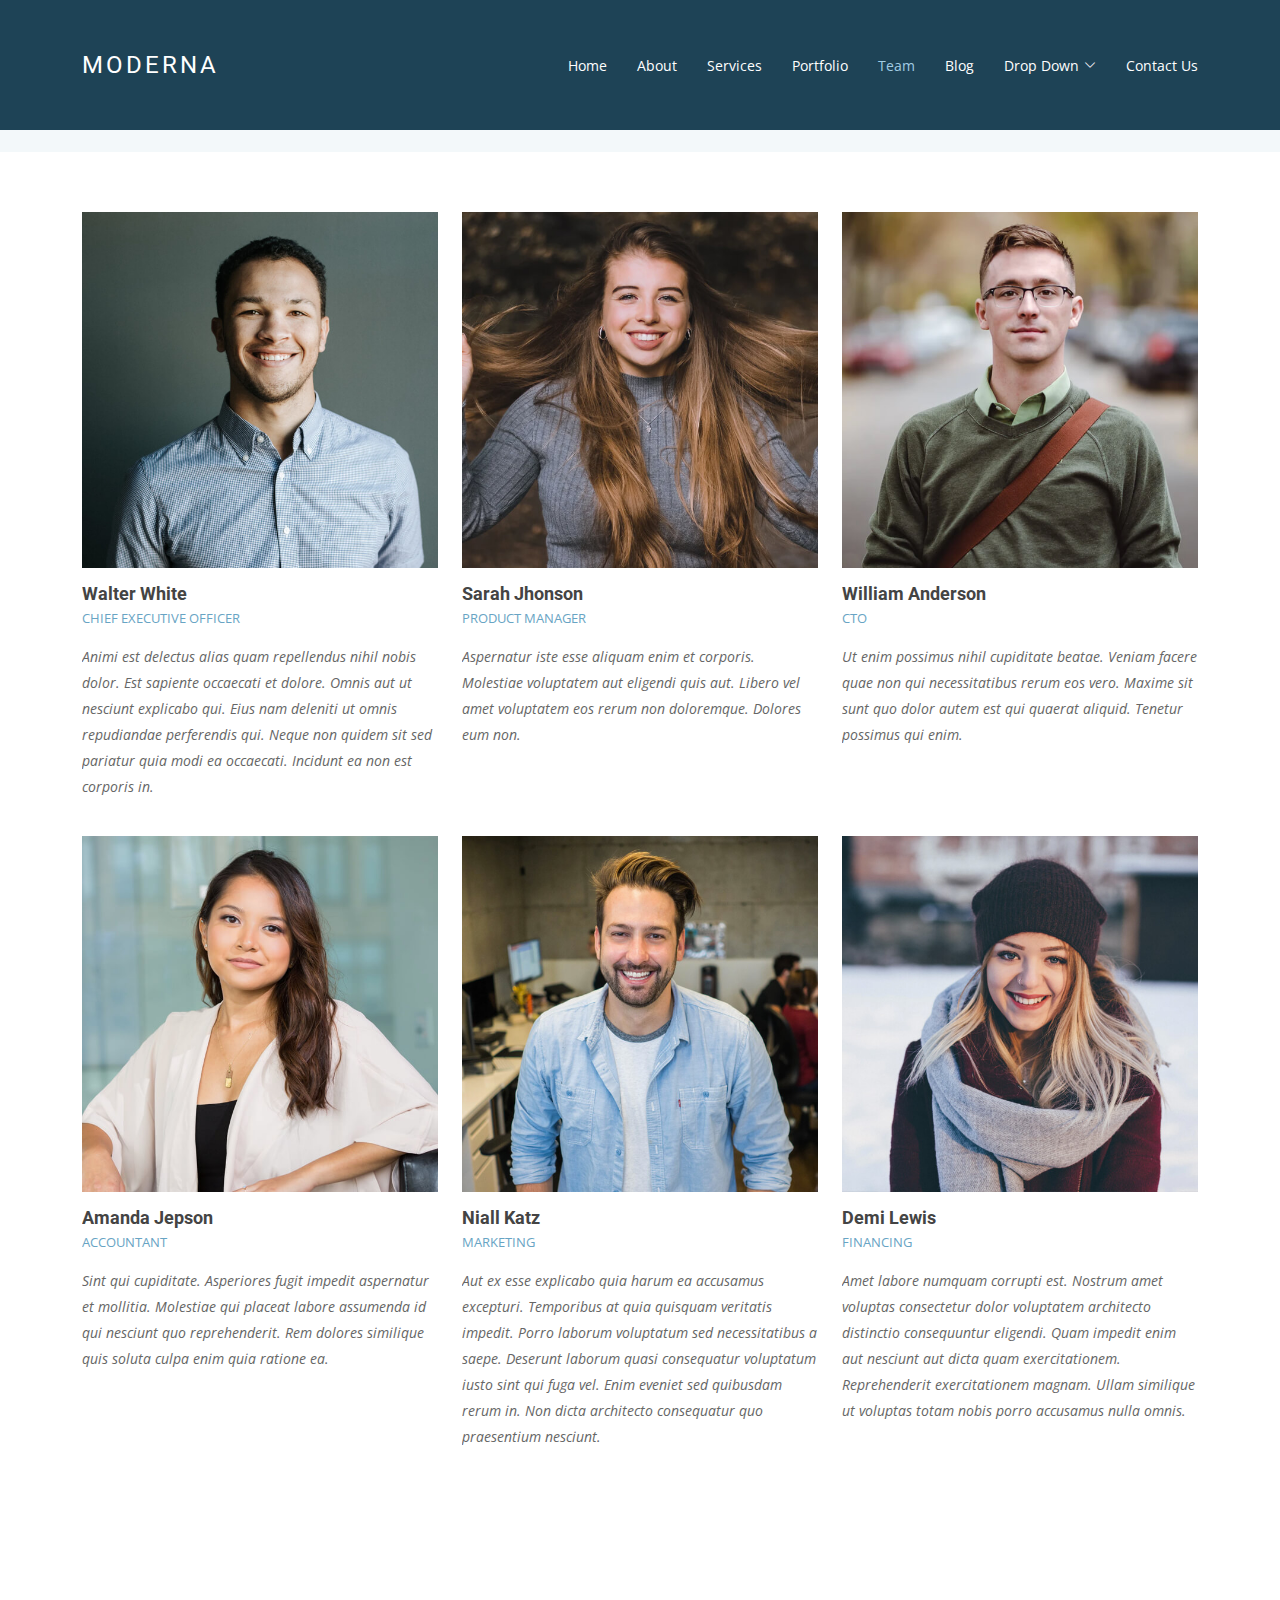
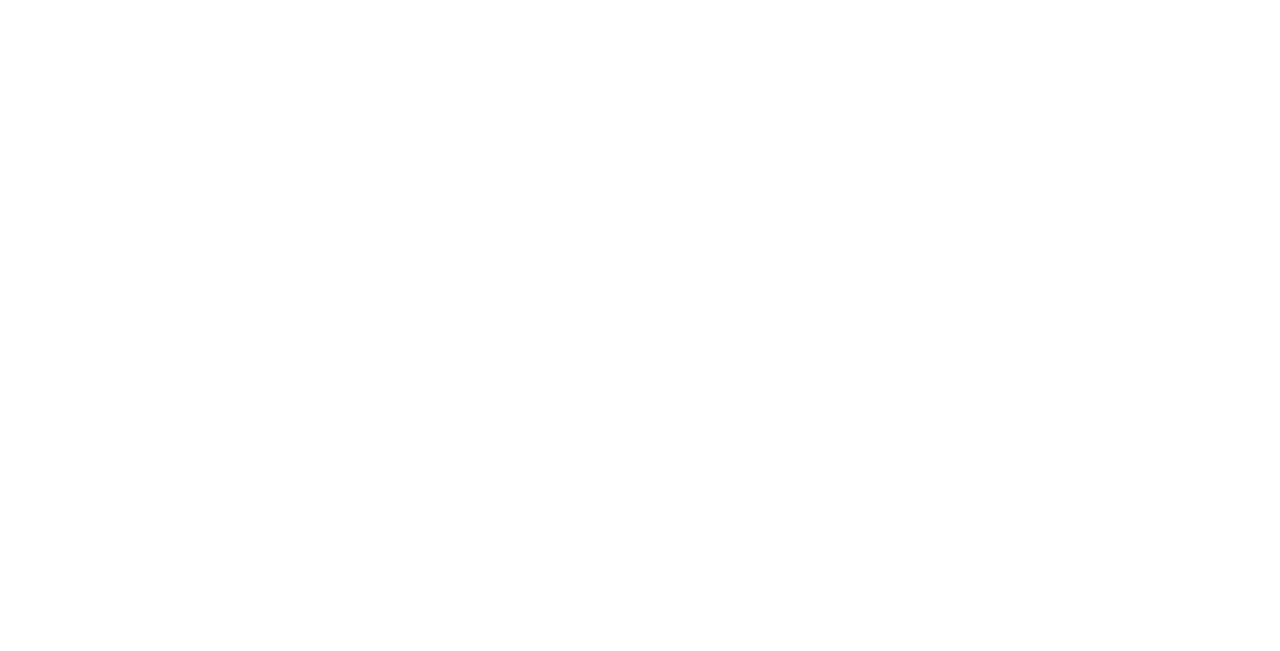
<file: team.html>
<!DOCTYPE html>
<html lang="en">

<head>
  <meta charset="utf-8">
  <meta content="width=device-width, initial-scale=1.0" name="viewport">

  <title>Team - Moderna Bootstrap Template</title>
  <meta content="" name="description">
  <meta content="" name="keywords">

  <!-- Favicons -->
  <link href="assets/img/favicon.png" rel="icon">
  <link href="assets/img/apple-touch-icon.png" rel="apple-touch-icon">

  <!-- Google Fonts -->
  <link href="https://fonts.googleapis.com/css?family=Open+Sans:300,300i,400,400i,600,600i,700,700i|Roboto:300,300i,400,400i,500,500i,700,700i&display=swap" rel="stylesheet">

  <!-- Vendor CSS Files -->
  <link href="assets/vendor/animate.css/animate.min.css" rel="stylesheet">
  <link href="assets/vendor/aos/aos.css" rel="stylesheet">
  <link href="assets/vendor/bootstrap/css/bootstrap.min.css" rel="stylesheet">
  <link href="assets/vendor/bootstrap-icons/bootstrap-icons.css" rel="stylesheet">
  <link href="assets/vendor/boxicons/css/boxicons.min.css" rel="stylesheet">
  <link href="assets/vendor/glightbox/css/glightbox.min.css" rel="stylesheet">
  <link href="assets/vendor/swiper/swiper-bundle.min.css" rel="stylesheet">

  <!-- Template Main CSS File -->
  <link href="assets/css/style.css" rel="stylesheet">

  <!-- =======================================================
  * Template Name: Moderna - v4.9.1
  * Template URL: https://bootstrapmade.com/free-bootstrap-template-corporate-moderna/
  * Author: BootstrapMade.com
  * License: https://bootstrapmade.com/license/
  ======================================================== -->
</head>

<body>

  <!-- ======= Header ======= -->
  <header id="header" class="fixed-top d-flex align-items-center ">
    <div class="container d-flex justify-content-between align-items-center">

      <div class="logo">
        <h1 class="text-light"><a href="index.html"><span>Moderna</span></a></h1>
        <!-- Uncomment below if you prefer to use an image logo -->
        <!-- <a href="index.html"><img src="assets/img/logo.png" alt="" class="img-fluid"></a>-->
      </div>

      <nav id="navbar" class="navbar">
        <ul>
          <li><a class="" href="index.html">Home</a></li>
          <li><a href="about.html">About</a></li>
          <li><a href="services.html">Services</a></li>
          <li><a href="portfolio.html">Portfolio</a></li>
          <li><a class="active" href="team.html">Team</a></li>
          <li><a href="blog.html">Blog</a></li>
          <li class="dropdown"><a href="#"><span>Drop Down</span> <i class="bi bi-chevron-down"></i></a>
            <ul>
              <li><a href="#">Drop Down 1</a></li>
              <li class="dropdown"><a href="#"><span>Deep Drop Down</span> <i class="bi bi-chevron-right"></i></a>
                <ul>
                  <li><a href="#">Deep Drop Down 1</a></li>
                  <li><a href="#">Deep Drop Down 2</a></li>
                  <li><a href="#">Deep Drop Down 3</a></li>
                  <li><a href="#">Deep Drop Down 4</a></li>
                  <li><a href="#">Deep Drop Down 5</a></li>
                </ul>
              </li>
              <li><a href="#">Drop Down 2</a></li>
              <li><a href="#">Drop Down 3</a></li>
              <li><a href="#">Drop Down 4</a></li>
            </ul>
          </li>
          <li><a href="contact.html">Contact Us</a></li>
        </ul>
        <i class="bi bi-list mobile-nav-toggle"></i>
      </nav><!-- .navbar -->

    </div>
  </header><!-- End Header -->

  <main id="main">

    <!-- ======= Our Team Section ======= -->
    <section class="breadcrumbs">
      <div class="container">

        <div class="d-flex justify-content-between align-items-center">
          <h2>Our Team</h2>
          <ol>
            <li><a href="index.html">Home</a></li>
            <li>Our Team</li>
          </ol>
        </div>

      </div>
    </section><!-- End Our Team Section -->

    <!-- ======= Team Section ======= -->
    <section class="team" data-aos="fade-up" data-aos-easing="ease-in-out" data-aos-duration="500">
      <div class="container">

        <div class="row">

          <div class="col-lg-4 col-md-6 d-flex align-items-stretch">
            <div class="member">
              <div class="member-img">
                <img src="assets/img/team/team-1.jpg" class="img-fluid" alt="">
                <div class="social">
                  <a href=""><i class="bi bi-twitter"></i></a>
                  <a href=""><i class="bi bi-facebook"></i></a>
                  <a href=""><i class="bi bi-instagram"></i></a>
                  <a href=""><i class="bi bi-linkedin"></i></a>
                </div>
              </div>
              <div class="member-info">
                <h4>Walter White</h4>
                <span>Chief Executive Officer</span>
                <p>Animi est delectus alias quam repellendus nihil nobis dolor. Est sapiente occaecati et dolore. Omnis aut ut nesciunt explicabo qui. Eius nam deleniti ut omnis repudiandae perferendis qui. Neque non quidem sit sed pariatur quia modi ea occaecati. Incidunt ea non est corporis in.</p>
              </div>
            </div>
          </div>

          <div class="col-lg-4 col-md-6 d-flex align-items-stretch">
            <div class="member">
              <div class="member-img">
                <img src="assets/img/team/team-2.jpg" class="img-fluid" alt="">
                <div class="social">
                  <a href=""><i class="bi bi-twitter"></i></a>
                  <a href=""><i class="bi bi-facebook"></i></a>
                  <a href=""><i class="bi bi-instagram"></i></a>
                  <a href=""><i class="bi bi-linkedin"></i></a>
                </div>
              </div>
              <div class="member-info">
                <h4>Sarah Jhonson</h4>
                <span>Product Manager</span>
                <p>Aspernatur iste esse aliquam enim et corporis. Molestiae voluptatem aut eligendi quis aut. Libero vel amet voluptatem eos rerum non doloremque. Dolores eum non.</p>
              </div>
            </div>
          </div>

          <div class="col-lg-4 col-md-6 d-flex align-items-stretch">
            <div class="member">
              <div class="member-img">
                <img src="assets/img/team/team-3.jpg" class="img-fluid" alt="">
                <div class="social">
                  <a href=""><i class="bi bi-twitter"></i></a>
                  <a href=""><i class="bi bi-facebook"></i></a>
                  <a href=""><i class="bi bi-instagram"></i></a>
                  <a href=""><i class="bi bi-linkedin"></i></a>
                </div>
              </div>
              <div class="member-info">
                <h4>William Anderson</h4>
                <span>CTO</span>
                <p>Ut enim possimus nihil cupiditate beatae. Veniam facere quae non qui necessitatibus rerum eos vero. Maxime sit sunt quo dolor autem est qui quaerat aliquid. Tenetur possimus qui enim.</p>
              </div>
            </div>
          </div>

          <div class="col-lg-4 col-md-6 d-flex align-items-stretch">
            <div class="member">
              <div class="member-img">
                <img src="assets/img/team/team-4.jpg" class="img-fluid" alt="">
                <div class="social">
                  <a href=""><i class="bi bi-twitter"></i></a>
                  <a href=""><i class="bi bi-facebook"></i></a>
                  <a href=""><i class="bi bi-instagram"></i></a>
                  <a href=""><i class="bi bi-linkedin"></i></a>
                </div>
              </div>
              <div class="member-info">
                <h4>Amanda Jepson</h4>
                <span>Accountant</span>
                <p>Sint qui cupiditate. Asperiores fugit impedit aspernatur et mollitia. Molestiae qui placeat labore assumenda id qui nesciunt quo reprehenderit. Rem dolores similique quis soluta culpa enim quia ratione ea.</p>
              </div>
            </div>
          </div>

          <div class="col-lg-4 col-md-6 d-flex align-items-stretch">
            <div class="member">
              <div class="member-img">
                <img src="assets/img/team/team-5.jpg" class="img-fluid" alt="">
                <div class="social">
                  <a href=""><i class="bi bi-twitter"></i></a>
                  <a href=""><i class="bi bi-facebook"></i></a>
                  <a href=""><i class="bi bi-instagram"></i></a>
                  <a href=""><i class="bi bi-linkedin"></i></a>
                </div>
              </div>
              <div class="member-info">
                <h4>Niall Katz</h4>
                <span>Marketing</span>
                <p>Aut ex esse explicabo quia harum ea accusamus excepturi. Temporibus at quia quisquam veritatis impedit. Porro laborum voluptatum sed necessitatibus a saepe. Deserunt laborum quasi consequatur voluptatum iusto sint qui fuga vel. Enim eveniet sed quibusdam rerum in. Non dicta architecto consequatur quo praesentium nesciunt.</p>
              </div>
            </div>
          </div>

          <div class="col-lg-4 col-md-6 d-flex align-items-stretch">
            <div class="member">
              <div class="member-img">
                <img src="assets/img/team/team-6.jpg" class="img-fluid" alt="">
                <div class="social">
                  <a href=""><i class="bi bi-twitter"></i></a>
                  <a href=""><i class="bi bi-facebook"></i></a>
                  <a href=""><i class="bi bi-instagram"></i></a>
                  <a href=""><i class="bi bi-linkedin"></i></a>
                </div>
              </div>
              <div class="member-info">
                <h4>Demi Lewis</h4>
                <span>Financing</span>
                <p>Amet labore numquam corrupti est. Nostrum amet voluptas consectetur dolor voluptatem architecto distinctio consequuntur eligendi. Quam impedit enim aut nesciunt aut dicta quam exercitationem. Reprehenderit exercitationem magnam. Ullam similique ut voluptas totam nobis porro accusamus nulla omnis.</p>
              </div>
            </div>
          </div>

        </div>

      </div>
    </section><!-- End Team Section -->

  </main><!-- End #main -->

  <!-- ======= Footer ======= -->
  <footer id="footer" data-aos="fade-up" data-aos-easing="ease-in-out" data-aos-duration="500">

    <div class="footer-newsletter">
      <div class="container">
        <div class="row">
          <div class="col-lg-6">
            <h4>Our Newsletter</h4>
            <p>Tamen quem nulla quae legam multos aute sint culpa legam noster magna</p>
          </div>
          <div class="col-lg-6">
            <form action="" method="post">
              <input type="email" name="email"><input type="submit" value="Subscribe">
            </form>
          </div>
        </div>
      </div>
    </div>

    <div class="footer-top">
      <div class="container">
        <div class="row">

          <div class="col-lg-3 col-md-6 footer-links">
            <h4>Useful Links</h4>
            <ul>
              <li><i class="bx bx-chevron-right"></i> <a href="#">Home</a></li>
              <li><i class="bx bx-chevron-right"></i> <a href="#">About us</a></li>
              <li><i class="bx bx-chevron-right"></i> <a href="#">Services</a></li>
              <li><i class="bx bx-chevron-right"></i> <a href="#">Terms of service</a></li>
              <li><i class="bx bx-chevron-right"></i> <a href="#">Privacy policy</a></li>
            </ul>
          </div>

          <div class="col-lg-3 col-md-6 footer-links">
            <h4>Our Services</h4>
            <ul>
              <li><i class="bx bx-chevron-right"></i> <a href="#">Web Design</a></li>
              <li><i class="bx bx-chevron-right"></i> <a href="#">Web Development</a></li>
              <li><i class="bx bx-chevron-right"></i> <a href="#">Product Management</a></li>
              <li><i class="bx bx-chevron-right"></i> <a href="#">Marketing</a></li>
              <li><i class="bx bx-chevron-right"></i> <a href="#">Graphic Design</a></li>
            </ul>
          </div>

          <div class="col-lg-3 col-md-6 footer-contact">
            <h4>Contact Us</h4>
            <p>
              A108 Adam Street <br>
              New York, NY 535022<br>
              United States <br><br>
              <strong>Phone:</strong> +1 5589 55488 55<br>
              <strong>Email:</strong> info@example.com<br>
            </p>

          </div>

          <div class="col-lg-3 col-md-6 footer-info">
            <h3>About Moderna</h3>
            <p>Cras fermentum odio eu feugiat lide par naso tierra. Justo eget nada terra videa magna derita valies darta donna mare fermentum iaculis eu non diam phasellus.</p>
            <div class="social-links mt-3">
              <a href="#" class="twitter"><i class="bx bxl-twitter"></i></a>
              <a href="#" class="facebook"><i class="bx bxl-facebook"></i></a>
              <a href="#" class="instagram"><i class="bx bxl-instagram"></i></a>
              <a href="#" class="linkedin"><i class="bx bxl-linkedin"></i></a>
            </div>
          </div>

        </div>
      </div>
    </div>

    <div class="container">
      <div class="copyright">
        &copy; Copyright <strong><span>Moderna</span></strong>. All Rights Reserved
      </div>
      <div class="credits">
        <!-- All the links in the footer should remain intact. -->
        <!-- You can delete the links only if you purchased the pro version. -->
        <!-- Licensing information: https://bootstrapmade.com/license/ -->
        <!-- Purchase the pro version with working PHP/AJAX contact form: https://bootstrapmade.com/free-bootstrap-template-corporate-moderna/ -->
        Designed by <a href="https://bootstrapmade.com/">BootstrapMade</a>
      </div>
    </div>
  </footer><!-- End Footer -->

  <a href="#" class="back-to-top d-flex align-items-center justify-content-center"><i class="bi bi-arrow-up-short"></i></a>

  <!-- Vendor JS Files -->
  <script src="assets/vendor/purecounter/purecounter_vanilla.js"></script>
  <script src="assets/vendor/aos/aos.js"></script>
  <script src="assets/vendor/bootstrap/js/bootstrap.bundle.min.js"></script>
  <script src="assets/vendor/glightbox/js/glightbox.min.js"></script>
  <script src="assets/vendor/isotope-layout/isotope.pkgd.min.js"></script>
  <script src="assets/vendor/swiper/swiper-bundle.min.js"></script>
  <script src="assets/vendor/waypoints/noframework.waypoints.js"></script>
  <script src="assets/vendor/php-email-form/validate.js"></script>

  <!-- Template Main JS File -->
  <script src="assets/js/main.js"></script>

</body>

</html>
</file>
<file: assets/css/style.css>
/**
* Template Name: Moderna - v4.9.1
* Template URL: https://bootstrapmade.com/free-bootstrap-template-corporate-moderna/
* Author: BootstrapMade.com
* License: https://bootstrapmade.com/license/
*/

/*--------------------------------------------------------------
# General
--------------------------------------------------------------*/
body {
  font-family: "Open Sans", sans-serif;
  color: #444;
}

a {
  color: #4fa6d5;
  text-decoration: none;
}

a:hover {
  color: #45beff;
  text-decoration: none;
}

h1,
h2,
h3,
h4,
h5,
h6,
.font-primary {
  font-family: "Roboto", sans-serif;
}

/*--------------------------------------------------------------
# Back to top button
--------------------------------------------------------------*/
.back-to-top {
  position: fixed;
  visibility: hidden;
  opacity: 0;
  right: 15px;
  bottom: 15px;
  z-index: 99999;
  background: #68A4C4;
  width: 40px;
  height: 40px;
  border-radius: 4px;
  transition: all 0.4s;
}

.back-to-top i {
  font-size: 24px;
  color: #fff;
  line-height: 0;
}

.back-to-top:hover {
  background: #85b6cf;
  color: #fff;
}

.back-to-top.active {
  visibility: visible;
  opacity: 1;
}

/*--------------------------------------------------------------
# Header
--------------------------------------------------------------*/
#header {
  height: 130px;
  transition: all 0.5s;
  z-index: 997;
  transition: all 0.5s;
  background: #1e4356;
}

#header.header-transparent {
  background: none;
}

#header.header-scrolled {
  background: rgba(30, 67, 86, 0.8);
  height: 130px;
}

#header .logo h1 {
  font-size: 24px;
  margin: 0;
  padding: 4px 0;
  line-height: 1;
  font-weight: 400;
  letter-spacing: 3px;
  text-transform: uppercase;
}

#header .logo h1 a,
#header .logo h1 a:hover {
  color: #fff;
  text-decoration: none;
}

#header .logo img {
  padding: 0;
  margin: 0;
  max-height: 120px;
}

#main {
  margin-top: 80px;
}

/*--------------------------------------------------------------
# Navigation Menu
--------------------------------------------------------------*/
/**
* Desktop Navigation 
*/
.navbar {
  padding: 0;
}

.navbar ul {
  margin: 0;
  padding: 0;
  display: flex;
  list-style: none;
  align-items: center;
}

.navbar li {
  position: relative;
}

.navbar a,
.navbar a:focus {
  display: flex;
  align-items: center;
  justify-content: space-between;
  padding: 10px 0 10px 30px;
  font-family: "Open Sans", sans-serif;
  font-size: 14px;
  color: #fff;
  white-space: nowrap;
  transition: 0.3s;
}

.navbar a i,
.navbar a:focus i {
  font-size: 12px;
  line-height: 0;
  margin-left: 5px;
}

.navbar a:hover,
.navbar .active,
.navbar .active:focus,
.navbar li:hover>a {
  color: #a2cce3;
}

.navbar .dropdown ul {
  display: block;
  position: absolute;
  left: 14px;
  top: calc(100% + 30px);
  margin: 0;
  padding: 10px 0;
  z-index: 99;
  opacity: 0;
  visibility: hidden;
  background: #fff;
  box-shadow: 0px 0px 30px rgba(127, 137, 161, 0.25);
  transition: 0.3s;
}

.navbar .dropdown ul li {
  min-width: 200px;
}

.navbar .dropdown ul a {
  padding: 10px 20px;
  font-size: 14px;
  text-transform: none;
  color: #1c3745;
}

.navbar .dropdown ul a i {
  font-size: 12px;
}

.navbar .dropdown ul a:hover,
.navbar .dropdown ul .active:hover,
.navbar .dropdown ul li:hover>a {
  color: #68A4C4;
}

.navbar .dropdown:hover>ul {
  opacity: 1;
  top: 100%;
  visibility: visible;
}

.navbar .dropdown .dropdown ul {
  top: 0;
  left: calc(100% - 30px);
  visibility: hidden;
}

.navbar .dropdown .dropdown:hover>ul {
  opacity: 1;
  top: 0;
  left: 100%;
  visibility: visible;
}

@media (max-width: 1366px) {
  .navbar .dropdown .dropdown ul {
    left: -90%;
  }

  .navbar .dropdown .dropdown:hover>ul {
    left: -100%;
  }
}

/**
* Mobile Navigation 
*/
.mobile-nav-toggle {
  color: #fff;
  font-size: 28px;
  cursor: pointer;
  display: none;
  line-height: 0;
  transition: 0.5s;
}

@media (max-width: 991px) {
  .mobile-nav-toggle {
    display: block;
  }

  .navbar ul {
    display: none;
  }
}

.navbar-mobile {
  position: fixed;
  overflow: hidden;
  top: 0;
  right: 0;
  left: 0;
  bottom: 0;
  background: rgba(17, 38, 48, 0.9);
  transition: 0.3s;
}

.navbar-mobile .mobile-nav-toggle {
  position: absolute;
  top: 15px;
  right: 15px;
}

.navbar-mobile ul {
  display: block;
  position: absolute;
  top: 55px;
  right: 15px;
  bottom: 15px;
  left: 15px;
  padding: 10px 0;
  background-color: #fff;
  overflow-y: auto;
  transition: 0.3s;
}

.navbar-mobile a,
.navbar-mobile a:focus {
  padding: 10px 20px;
  font-size: 15px;
  color: #1e4356;
}

.navbar-mobile a:hover,
.navbar-mobile .active,
.navbar-mobile li:hover>a {
  color: #68A4C4;
}

.navbar-mobile .getstarted,
.navbar-mobile .getstarted:focus {
  margin: 15px;
}

.navbar-mobile .dropdown ul {
  position: static;
  display: none;
  margin: 10px 20px;
  padding: 10px 0;
  z-index: 99;
  opacity: 1;
  visibility: visible;
  background: #fff;
  box-shadow: 0px 0px 30px rgba(127, 137, 161, 0.25);
}

.navbar-mobile .dropdown ul li {
  min-width: 200px;
}

.navbar-mobile .dropdown ul a {
  padding: 10px 20px;
}

.navbar-mobile .dropdown ul a i {
  font-size: 12px;
}

.navbar-mobile .dropdown ul a:hover,
.navbar-mobile .dropdown ul .active:hover,
.navbar-mobile .dropdown ul li:hover>a {
  color: #68A4C4;
}

.navbar-mobile .dropdown>.dropdown-active {
  display: block;
}

/*--------------------------------------------------------------
# Hero Section
--------------------------------------------------------------*/
#hero {
  width: 100%;
  height: 90vh;
  overflow: hidden;
  position: relative;
}

#hero::after {
  content: "";
  position: absolute;
  left: 50%;
  top: 0;
  width: 130%;
  height: 95%;
  background: linear-gradient(to right, rgba(30, 67, 86, 0.8), rgba(30, 67, 86, 0.6)), url("../img/human-rights-hands.jpg") center top no-repeat;
  z-index: 0;
  border-radius: 0 0 50% 50%;
  transform: translateX(-50%) rotate(0deg);
}

#hero::before {
  content: "";
  position: absolute;
  left: 50%;
  top: 0;
  width: 130%;
  height: 96%;
  background: #68A4C4;
  opacity: 0.3;
  z-index: 0;
  border-radius: 0 0 50% 50%;
  transform: translateX(-50%) translateY(18px) rotate(2deg);
}

#hero .carousel-container {
  display: flex;
  justify-content: center;
  align-items: center;
  flex-direction: column;
  text-align: center;
  bottom: 0;
  top: 0;
  left: 0;
  right: 0;
}

#hero h2 {
  color: #fff;
  margin-bottom: 30px;
  font-size: 48px;
  font-weight: 700;
}

#hero p {
  width: 80%;
  -webkit-animation-delay: 0.4s;
  animation-delay: 0.4s;
  margin: 0 auto 30px auto;
  color: #fff;
}

#hero .carousel-control-prev,
#hero .carousel-control-next {
  width: 10%;
}

#hero .carousel-control-next-icon,
#hero .carousel-control-prev-icon {
  background: none;
  font-size: 48px;
  line-height: 1;
  width: auto;
  height: auto;
}

#hero .btn-get-started {
  font-family: "Roboto", sans-serif;
  font-weight: 500;
  font-size: 14px;
  letter-spacing: 1px;
  display: inline-block;
  padding: 12px 32px;
  border-radius: 50px;
  transition: 0.5s;
  line-height: 1;
  margin: 10px;
  color: #fff;
  -webkit-animation-delay: 0.8s;
  animation-delay: 0.8s;
  border: 2px solid #68A4C4;
}

#hero .btn-get-started:hover {
  background: #68A4C4;
  color: #fff;
  text-decoration: none;
}

@media (min-width: 1024px) {
  #hero p {
    width: 60%;
  }

  #hero .carousel-control-prev,
  #hero .carousel-control-next {
    width: 5%;
  }
}

@media (max-width: 768px) {
  #hero::after {
    width: 180%;
    height: 95%;
    border-radius: 0 0 50% 50%;
    transform: translateX(-50%) rotate(0deg);
  }

  #hero::before {
    top: 0;
    width: 180%;
    height: 94%;
    border-radius: 0 0 50% 50%;
    transform: translateX(-50%) translateY(20px) rotate(4deg);
  }
}

@media (max-width: 575px) {
  #hero h2 {
    font-size: 30px;
  }

  #hero::after {
    left: 40%;
    top: 0;
    width: 200%;
    height: 95%;
    border-radius: 0 0 50% 50%;
    transform: translateX(-50%) rotate(0deg);
  }

  #hero::before {
    left: 50%;
    top: 0;
    width: 200%;
    height: 94%;
    border-radius: 0 0 50% 50%;
    transform: translateX(-50%) translateY(20px) rotate(4deg);
  }
}

/*--------------------------------------------------------------
# Hero No Slider Section
--------------------------------------------------------------*/
#hero-no-slider {
  width: 100%;
  height: 100vh;
  overflow: hidden;
  position: relative;
  text-align: center;
}

#hero-no-slider::before {
  content: "";
  position: absolute;
  left: 0;
  top: 0;
  right: 0;
  bottom: 0;
  background: linear-gradient(to right, rgba(30, 67, 86, 0.8), rgba(30, 67, 86, 0.6)), url("../img/hero-bg.jpg") center top no-repeat;
}

#hero-no-slider h2 {
  color: #fff;
  margin-bottom: 15px;
  font-size: 48px;
  font-weight: 700;
}

#hero-no-slider p {
  color: #fff;
}

#hero-no-slider .btn-get-started {
  font-family: "Roboto", sans-serif;
  font-weight: 500;
  font-size: 14px;
  letter-spacing: 1px;
  display: inline-block;
  padding: 12px 32px;
  border-radius: 50px;
  transition: 0.5s;
  line-height: 1;
  margin: 10px;
  color: #fff;
  -webkit-animation-delay: 0.8s;
  animation-delay: 0.8s;
  border: 2px solid #68A4C4;
}

#hero-no-slider .btn-get-started:hover {
  background: #68A4C4;
  color: #fff;
  text-decoration: none;
}

@media (max-width: 575px) {
  #hero-no-slider h2 {
    font-size: 30px;
  }
}

/*--------------------------------------------------------------
# Sections General
--------------------------------------------------------------*/
section {
  padding: 60px 0;
}

.section-bg {
  background-color: #f3f8fa;
}

.section-title {
  text-align: center;
  padding-bottom: 30px;
}

.section-title h2 {
  font-size: 28px;
  font-weight: 400;
  margin-bottom: 20px;
  padding-bottom: 20px;
  position: relative;
}

.section-title h2::before {
  content: "";
  position: absolute;
  display: block;
  width: 120px;
  height: 1px;
  background: #ddd;
  bottom: 1px;
  left: calc(50% - 60px);
}

.section-title h2::after {
  content: "";
  position: absolute;
  display: block;
  width: 40px;
  height: 3px;
  background: #68A4C4;
  bottom: 0;
  left: calc(50% - 20px);
}

.section-title p {
  margin-bottom: 0;
}

/*--------------------------------------------------------------
# Breadcrumbs
--------------------------------------------------------------*/
.breadcrumbs {
  padding: 15px 0;
  background-color: #f3f8fa;
  min-height: 40px;
}

.breadcrumbs h2 {
  font-size: 28px;
  font-weight: 300;
}

.breadcrumbs ol {
  display: flex;
  flex-wrap: wrap;
  list-style: none;
  padding: 0;
  margin: 0;
}

.breadcrumbs ol li+li {
  padding-left: 10px;
}

.breadcrumbs ol li+li::before {
  display: inline-block;
  padding-right: 10px;
  color: #6c757d;
  content: "/";
}

@media (max-width: 768px) {
  .breadcrumbs .d-flex {
    display: block !important;
  }

  .breadcrumbs ol {
    display: block;
  }

  .breadcrumbs ol li {
    display: inline-block;
  }
}

/*--------------------------------------------------------------
# Our Services
--------------------------------------------------------------*/
.services {
  padding-bottom: 20px;
}

.services .icon-box {
  padding: 30px;
  position: relative;
  overflow: hidden;
  margin: 0 0 40px 0;
  background: #fff;
  box-shadow: 0 5px 26px 0 rgba(68, 88, 144, 0.14);
  transition: all 0.3s ease-in-out;
  text-align: center;
  border: 1px solid #fff;
}

.services .icon {
  margin: 0 auto 20px auto;
  padding-top: 17px;
  display: inline-block;
  text-align: center;
  border-radius: 50%;
  width: 72px;
  height: 72px;
}

.services .icon i {
  font-size: 36px;
  line-height: 1;
}

.services .title {
  font-weight: 700;
  margin-bottom: 15px;
  font-size: 18px;
}

.services .title a {
  color: #111;
}

.services .description {
  font-size: 15px;
  line-height: 28px;
  margin-bottom: 0;
}

.services .icon-box-pink .icon {
  background: #fceef3;
}

.services .icon-box-pink .icon i {
  color: #ff689b;
}

.services .icon-box-pink:hover {
  border-color: #ff689b;
}

.services .icon-box-cyan .icon {
  background: #e6fdfc;
}

.services .icon-box-cyan .icon i {
  color: #3fcdc7;
}

.services .icon-box-cyan:hover {
  border-color: #3fcdc7;
}

.services .icon-box-green .icon {
  background: #eafde7;
}

.services .icon-box-green .icon i {
  color: #41cf2e;
}

.services .icon-box-green:hover {
  border-color: #41cf2e;
}

.services .icon-box-blue .icon {
  background: #e1eeff;
}

.services .icon-box-blue .icon i {
  color: #2282ff;
}

.services .icon-box-blue:hover {
  border-color: #2282ff;
}

/*--------------------------------------------------------------
# Why Us
--------------------------------------------------------------*/
.why-us .container {
  box-shadow: 0 5px 25px 0 rgba(214, 215, 216, 0.6);
  background: #fff;
}

.why-us .icon-box+.icon-box {
  margin-top: 50px;
}

.why-us .icon-box .icon {
  float: left;
  display: flex;
  align-items: center;
  justify-content: center;
  width: 72px;
  height: 72px;
  background: #f3f8fa;
  border-radius: 6px;
  transition: 0.5s;
}

.why-us .icon-box .icon i {
  color: #68A4C4;
  font-size: 32px;
}

.why-us .icon-box:hover .icon {
  background: #68A4C4;
}

.why-us .icon-box:hover .icon i {
  color: #fff;
}

.why-us .icon-box .title {
  margin-left: 95px;
  font-weight: 700;
  margin-bottom: 10px;
  font-size: 18px;
  text-transform: uppercase;
}

.why-us .icon-box .title a {
  color: #343a40;
  transition: 0.3s;
}

.why-us .icon-box .title a:hover {
  color: #68A4C4;
}

.why-us .icon-box .description {
  margin-left: 95px;
  line-height: 24px;
  font-size: 14px;
}

.why-us .video-box {
  position: relative;
}

.why-us .video-box img {
  padding-top: 15px;
  padding-bottom: 15px;
}

.why-us .play-btn {
  width: 94px;
  height: 94px;
  background: radial-gradient(#68A4C4 50%, rgba(104, 164, 196, 0.4) 52%);
  border-radius: 50%;
  display: block;
  position: absolute;
  left: calc(50% - 47px);
  top: calc(50% - 47px);
  overflow: hidden;
}

.why-us .play-btn::after {
  content: "";
  position: absolute;
  left: 50%;
  top: 50%;
  transform: translateX(-40%) translateY(-50%);
  width: 0;
  height: 0;
  border-top: 10px solid transparent;
  border-bottom: 10px solid transparent;
  border-left: 15px solid #fff;
  z-index: 100;
  transition: all 400ms cubic-bezier(0.55, 0.055, 0.675, 0.19);
}

.why-us .play-btn::before {
  content: "";
  position: absolute;
  width: 120px;
  height: 120px;
  -webkit-animation-delay: 0s;
  animation-delay: 0s;
  -webkit-animation: pulsate-btn 2s;
  animation: pulsate-btn 2s;
  -webkit-animation-direction: forwards;
  animation-direction: forwards;
  -webkit-animation-iteration-count: infinite;
  animation-iteration-count: infinite;
  -webkit-animation-timing-function: steps;
  animation-timing-function: steps;
  opacity: 1;
  border-radius: 50%;
  border: 5px solid rgba(104, 164, 196, 0.7);
  top: -15%;
  left: -15%;
  background: rgba(198, 16, 0, 0);
}

.why-us .play-btn:hover::after {
  border-left: 15px solid #68A4C4;
  transform: scale(20);
}

.why-us .play-btn:hover::before {
  content: "";
  position: absolute;
  left: 50%;
  top: 50%;
  transform: translateX(-40%) translateY(-50%);
  width: 0;
  height: 0;
  border: none;
  border-top: 10px solid transparent;
  border-bottom: 10px solid transparent;
  border-left: 15px solid #fff;
  z-index: 200;
  -webkit-animation: none;
  animation: none;
  border-radius: 0;
}

@-webkit-keyframes pulsate-btn {
  0% {
    transform: scale(0.6, 0.6);
    opacity: 1;
  }

  100% {
    transform: scale(1, 1);
    opacity: 0;
  }
}

@keyframes pulsate-btn {
  0% {
    transform: scale(0.6, 0.6);
    opacity: 1;
  }

  100% {
    transform: scale(1, 1);
    opacity: 0;
  }
}

/*--------------------------------------------------------------
# Features
--------------------------------------------------------------*/
.features .row+.row {
  margin-top: 100px;
}

.features h3 {
  font-weight: 400;
  font-size: 24px;
}

.features ul {
  list-style: none;
  padding: 0;
}

.features ul li {
  padding-bottom: 10px;
}

.features ul i {
  font-size: 20px;
  padding-right: 4px;
  color: #68A4C4;
}

.features p:last-child {
  margin-bottom: 0;
}

/*--------------------------------------------------------------
# About
--------------------------------------------------------------*/
.about h3 {
  font-weight: 400;
  font-size: 26px;
}

.about ul {
  list-style: none;
  padding: 0;
}

.about ul li {
  padding-bottom: 10px;
}

.about ul i {
  font-size: 20px;
  padding-right: 4px;
  color: #68A4C4;
}

.about p:last-child {
  margin-bottom: 0;
}

/*--------------------------------------------------------------
# Facts
--------------------------------------------------------------*/
.facts .counters span {
  font-size: 48px;
  display: block;
  color: #68A4C4;
}

.facts .counters p {
  padding: 0;
  margin: 0 0 20px 0;
  font-family: "Roboto", sans-serif;
  font-size: 14px;
}

/*--------------------------------------------------------------
# Our Skills
--------------------------------------------------------------*/
.skills {
  padding: 60px 0;
}

.skills .progress {
  height: 35px;
  margin-bottom: 10px;
}

.skills .progress .skill {
  line-height: 35px;
  padding: 0;
  margin: 0 0 0 20px;
  text-transform: uppercase;
}

.skills .progress .skill .val {
  float: right;
  font-style: normal;
  margin: 0 20px 0 0;
}

.skills .progress-bar {
  width: 1px;
  text-align: left;
  transition: 0.9s;
}

/*--------------------------------------------------------------
# Tetstimonials
--------------------------------------------------------------*/
.testimonials {
  padding: 60px 0;
}

.testimonials .section-header {
  margin-bottom: 40px;
}

.testimonials .testimonials-carousel {
  overflow: hidden;
}

.testimonials .testimonial-item {
  text-align: center;
}

.testimonials .testimonial-item .testimonial-img {
  width: 120px;
  border-radius: 50%;
  border: 4px solid #fff;
  margin: 0 auto;
}

.testimonials .testimonial-item h3 {
  font-size: 20px;
  font-weight: bold;
  margin: 10px 0 5px 0;
  color: #111;
}

.testimonials .testimonial-item h4 {
  font-size: 14px;
  color: #999;
  margin: 0 0 15px 0;
}

.testimonials .testimonial-item .quote-icon-left,
.testimonials .testimonial-item .quote-icon-right {
  color: #fbfcfd;
  font-size: 26px;
}

.testimonials .testimonial-item .quote-icon-left {
  display: inline-block;
  left: -5px;
  position: relative;
}

.testimonials .testimonial-item .quote-icon-right {
  display: inline-block;
  right: -5px;
  position: relative;
  top: 10px;
}

.testimonials .testimonial-item p {
  font-style: italic;
  margin: 0 auto 15px auto;
}

.testimonials .swiper-pagination {
  margin-top: 20px;
  position: relative;
}

.testimonials .swiper-pagination .swiper-pagination-bullet {
  width: 12px;
  height: 12px;
  background-color: #fff;
  opacity: 1;
  border: 1px solid #68A4C4;
}

.testimonials .swiper-pagination .swiper-pagination-bullet-active {
  background-color: #68A4C4;
}

/*--------------------------------------------------------------
# Service Details
--------------------------------------------------------------*/
.service-details {
  padding-bottom: 10px;
}

.service-details .card {
  border: 0;
  padding: 0 30px;
  margin-bottom: 60px;
  position: relative;
}

.service-details .card-img {
  width: calc(100% + 60px);
  margin-left: -30px;
  overflow: hidden;
  z-index: 9;
  border-radius: 0;
}

.service-details .card-img img {
  max-width: 100%;
  transition: all 0.3s ease-in-out;
}

.service-details .card-body {
  z-index: 10;
  background: #fff;
  border-top: 4px solid #fff;
  padding: 30px;
  box-shadow: 0px 2px 15px rgba(0, 0, 0, 0.1);
  margin-top: -60px;
  transition: 0.3s;
}

.service-details .card-title {
  font-weight: 700;
  text-align: center;
  margin-bottom: 20px;
}

.service-details .card-title a {
  color: #1e4356;
  transition: 0.3s;
}

.service-details .card-text {
  color: #5e5e5e;
}

.service-details .read-more a {
  color: #777777;
  text-transform: uppercase;
  font-weight: 600;
  font-size: 12px;
  transition: 0.3s;
}

.service-details .read-more a:hover {
  color: #68A4C4;
}

.service-details .card:hover img {
  transform: scale(1.1);
}

.service-details .card:hover .card-body {
  border-color: #68A4C4;
}

.service-details .card:hover .card-body .card-title a {
  color: #68A4C4;
}

/*--------------------------------------------------------------
# Pricing
--------------------------------------------------------------*/
.pricing .row {
  padding-top: 40px;
}

.pricing .box {
  padding: 40px;
  margin-bottom: 30px;
  box-shadow: 0px 0px 30px rgba(73, 78, 92, 0.15);
  background: #fff;
  text-align: center;
}

.pricing h3 {
  font-weight: 300;
  margin-bottom: 15px;
  font-size: 28px;
}

.pricing h4 {
  font-size: 46px;
  color: #68A4C4;
  font-weight: 400;
  font-family: "Open Sans", sans-serif;
  margin-bottom: 25px;
}

.pricing h4 span {
  color: #bababa;
  font-size: 18px;
  display: block;
}

.pricing ul {
  padding: 0;
  list-style: none;
  color: #999;
  text-align: left;
  line-height: 20px;
}

.pricing ul li {
  padding-bottom: 12px;
}

.pricing ul i {
  color: #68A4C4;
  font-size: 18px;
  padding-right: 4px;
}

.pricing ul .na {
  color: #ccc;
}

.pricing ul .na i {
  color: #ccc;
}

.pricing ul .na span {
  text-decoration: line-through;
}

.pricing .get-started-btn {
  background: #1e4356;
  display: inline-block;
  padding: 6px 30px;
  border-radius: 20px;
  color: #fff;
  transition: none;
  font-size: 14px;
  font-weight: 400;
  font-family: "Roboto", sans-serif;
  transition: 0.3s;
}

.pricing .get-started-btn:hover {
  background: #68A4C4;
}

.pricing .featured {
  z-index: 10;
  margin: -30px -5px 0 -5px;
}

.pricing .featured .get-started-btn {
  background: #68A4C4;
}

.pricing .featured .get-started-btn:hover {
  background: #85b6cf;
}

@media (max-width: 992px) {
  .pricing .box {
    max-width: 60%;
    margin: 0 auto 30px auto;
  }
}

@media (max-width: 767px) {
  .pricing .box {
    max-width: 80%;
    margin: 0 auto 30px auto;
  }
}

@media (max-width: 420px) {
  .pricing .box {
    max-width: 100%;
    margin: 0 auto 30px auto;
  }
}

/*--------------------------------------------------------------
# Portfolio
--------------------------------------------------------------*/
.portfolio {
  padding-bottom: 60px;
}

.portfolio #portfolio-flters {
  padding: 0;
  margin: 0 0 35px 0;
  list-style: none;
  text-align: center;
}

.portfolio #portfolio-flters li {
  cursor: pointer;
  margin: 0 12px 5px 12px;
  display: inline-block;
  padding: 0 4px 6px 4px;
  font-size: 16px;
  font-weight: 500;
  line-height: 20px;
  color: #444;
  transition: all 0.3s ease-in-out;
  border-bottom: 2px solid #fff;
  font-family: "Roboto", sans-serif;
}

.portfolio #portfolio-flters li:hover,
.portfolio #portfolio-flters li.filter-active {
  border-color: #68A4C4;
  color: #68A4C4;
}

.portfolio .portfolio-item {
  background: #1e4356;
  overflow: hidden;
  min-height: 200px;
  position: relative;
  border-radius: 4px;
  margin: 0 0 30px 0;
}

.portfolio .portfolio-item img {
  transition: all 0.3s ease-in-out;
}

.portfolio .portfolio-item .portfolio-info {
  opacity: 0;
  position: absolute;
  transition: all 0.3s linear;
  text-align: center;
  top: 10%;
  left: 0;
  right: 0;
}

.portfolio .portfolio-item .portfolio-info h3 {
  font-size: 22px;
  color: #fff;
  font-weight: bold;
}

.portfolio .portfolio-item .portfolio-info a i {
  color: rgba(255, 255, 255, 0.6);
  font-size: 28px;
  transition: 0.3s;
}

.portfolio .portfolio-item .portfolio-info a i:hover {
  color: white;
}

.portfolio .portfolio-item:hover img {
  opacity: 0.6;
  transform: scale(1.1);
}

.portfolio .portfolio-item:hover .portfolio-info {
  opacity: 1;
  top: calc(50% - 30px);
}

/*--------------------------------------------------------------
# Portfolio Details
--------------------------------------------------------------*/
.portfolio-details {
  padding-top: 40px;
}

.portfolio-details .portfolio-details-slider img {
  width: 100%;
}

.portfolio-details .portfolio-details-slider .swiper-pagination {
  margin-top: 20px;
  position: relative;
}

.portfolio-details .portfolio-details-slider .swiper-pagination .swiper-pagination-bullet {
  width: 12px;
  height: 12px;
  background-color: #fff;
  opacity: 1;
  border: 1px solid #68A4C4;
}

.portfolio-details .portfolio-details-slider .swiper-pagination .swiper-pagination-bullet-active {
  background-color: #68A4C4;
}

.portfolio-details .portfolio-info {
  padding: 30px;
  box-shadow: 0px 0 30px rgba(30, 67, 86, 0.08);
}

.portfolio-details .portfolio-info h3 {
  font-size: 22px;
  font-weight: 700;
  margin-bottom: 20px;
  padding-bottom: 20px;
  border-bottom: 1px solid #eee;
}

.portfolio-details .portfolio-info ul {
  list-style: none;
  padding: 0;
  font-size: 15px;
}

.portfolio-details .portfolio-info ul li+li {
  margin-top: 10px;
}

.portfolio-details .portfolio-description {
  padding-top: 30px;
}

.portfolio-details .portfolio-description h2 {
  font-size: 26px;
  font-weight: 700;
  margin-bottom: 20px;
}

.portfolio-details .portfolio-description p {
  padding: 0;
}

/*--------------------------------------------------------------
# Team
--------------------------------------------------------------*/
.team {
  background: #fff;
  padding-bottom: 30px;
}

.team .member {
  margin-bottom: 20px;
  overflow: hidden;
}

.team .member .member-img {
  position: relative;
  overflow: hidden;
}

.team .member .social {
  position: absolute;
  left: 0;
  bottom: -40px;
  right: 0;
  height: 40px;
  opacity: 0;
  transition: bottom ease-in-out 0.4s;
  text-align: center;
  background: rgba(30, 67, 86, 0.8);
  display: flex;
  align-items: center;
  justify-content: center;
}

.team .member .social a {
  transition: color 0.3s;
  color: #fff;
  margin: 0 12px;
  display: inline-block;
}

.team .member .social a:hover {
  color: #68A4C4;
}

.team .member .social i {
  font-size: 18px;
  margin: 0 2px;
}

.team .member .member-info h4 {
  font-weight: 700;
  margin: 15px 0 5px 0;
  font-size: 18px;
}

.team .member .member-info span {
  display: block;
  font-size: 13px;
  text-transform: uppercase;
  font-weight: 400;
  margin-bottom: 15px;
  color: #68A4C4;
}

.team .member .member-info p {
  font-style: italic;
  font-size: 14px;
  line-height: 26px;
  color: #666;
}

.team .member:hover .social {
  bottom: 0;
  opacity: 1;
  transition: bottom ease-in-out 0.4s;
}

.team .member:hover .social a,
.team .member:hover .social i {
  line-height: 0;
  font-size: 18px;
}

/*--------------------------------------------------------------
# Contact
--------------------------------------------------------------*/
.contact {
  padding-bottom: 30px;
}

.contact .info-box {
  color: #444;
  text-align: center;
  box-shadow: 0 0 30px rgba(214, 215, 216, 0.6);
  padding: 20px 0 30px 0;
  margin-bottom: 30px;
}

.contact .info-box i {
  font-size: 32px;
  color: #68A4C4;
  border-radius: 50%;
  padding: 8px;
  border: 2px dotted #a2cce3;
}

.contact .info-box h3 {
  font-size: 20px;
  color: #666;
  font-weight: 700;
  margin: 10px 0;
}

.contact .info-box p {
  padding: 0;
  line-height: 24px;
  font-size: 14px;
  margin-bottom: 0;
}

.contact .php-email-form {
  box-shadow: 0 0 30px rgba(214, 215, 216, 0.6);
  padding: 30px;
  margin-bottom: 30px;
}

.contact .php-email-form .error-message {
  display: none;
  color: #fff;
  background: #ed3c0d;
  text-align: left;
  padding: 15px;
  font-weight: 600;
}

.contact .php-email-form .error-message br+br {
  margin-top: 25px;
}

.contact .php-email-form .sent-message {
  display: none;
  color: #fff;
  background: #18d26e;
  text-align: center;
  padding: 15px;
  font-weight: 600;
}

.contact .php-email-form .loading {
  display: none;
  background: #fff;
  text-align: center;
  padding: 15px;
}

.contact .php-email-form .loading:before {
  content: "";
  display: inline-block;
  border-radius: 50%;
  width: 24px;
  height: 24px;
  margin: 0 10px -6px 0;
  border: 3px solid #18d26e;
  border-top-color: #eee;
  -webkit-animation: animate-loading 1s linear infinite;
  animation: animate-loading 1s linear infinite;
}

.contact .php-email-form input,
.contact .php-email-form textarea {
  border-radius: 0;
  box-shadow: none;
  font-size: 14px;
}

.contact .php-email-form input::focus,
.contact .php-email-form textarea::focus {
  background-color: #68A4C4;
}

.contact .php-email-form input {
  padding: 10px 15px;
}

.contact .php-email-form textarea {
  padding: 12px 15px;
}

.contact .php-email-form button[type=submit] {
  background: #68A4C4;
  border: 0;
  padding: 10px 24px;
  color: #fff;
  transition: 0.4s;
}

.contact .php-email-form button[type=submit]:hover {
  background: #8dbad2;
}

@-webkit-keyframes animate-loading {
  0% {
    transform: rotate(0deg);
  }

  100% {
    transform: rotate(360deg);
  }
}

@keyframes animate-loading {
  0% {
    transform: rotate(0deg);
  }

  100% {
    transform: rotate(360deg);
  }
}

/*--------------------------------------------------------------
# Map
--------------------------------------------------------------*/
.map {
  padding: 0;
  margin-bottom: -6px;
}

.map iframe {
  width: 100%;
  height: 380px;
}

/*--------------------------------------------------------------
# Blog
--------------------------------------------------------------*/
.blog {
  padding: 40px 0 20px 0;
}

.blog .entry {
  padding: 30px;
  margin-bottom: 60px;
  box-shadow: 0 4px 16px rgba(0, 0, 0, 0.1);
}

.blog .entry .entry-img {
  max-height: 440px;
  margin: -30px -30px 20px -30px;
  overflow: hidden;
}

.blog .entry .entry-title {
  font-size: 28px;
  font-weight: bold;
  padding: 0;
  margin: 0 0 20px 0;
}

.blog .entry .entry-title a {
  color: #1e4356;
  transition: 0.3s;
}

.blog .entry .entry-title a:hover {
  color: #68A4C4;
}

.blog .entry .entry-meta {
  margin-bottom: 15px;
  color: #72afce;
}

.blog .entry .entry-meta ul {
  display: flex;
  flex-wrap: wrap;
  list-style: none;
  align-items: center;
  padding: 0;
  margin: 0;
}

.blog .entry .entry-meta ul li+li {
  padding-left: 20px;
}

.blog .entry .entry-meta i {
  font-size: 16px;
  margin-right: 8px;
  line-height: 0;
}

.blog .entry .entry-meta a {
  color: #777777;
  font-size: 14px;
  display: inline-block;
  line-height: 1;
}

.blog .entry .entry-content p {
  line-height: 24px;
}

.blog .entry .entry-content .read-more {
  -moz-text-align-last: right;
  text-align-last: right;
}

.blog .entry .entry-content .read-more a {
  display: inline-block;
  background: #68A4C4;
  color: #fff;
  padding: 6px 20px;
  transition: 0.3s;
  font-size: 14px;
}

.blog .entry .entry-content .read-more a:hover {
  background: #7aafcb;
}

.blog .entry .entry-content h3 {
  font-size: 22px;
  margin-top: 30px;
  font-weight: bold;
}

.blog .entry .entry-content blockquote {
  overflow: hidden;
  background-color: #fafafa;
  padding: 60px;
  position: relative;
  text-align: center;
  margin: 20px 0;
}

.blog .entry .entry-content blockquote p {
  color: #444;
  line-height: 1.6;
  margin-bottom: 0;
  font-style: italic;
  font-weight: 500;
  font-size: 22px;
}

.blog .entry .entry-content blockquote::after {
  content: "";
  position: absolute;
  left: 0;
  top: 0;
  bottom: 0;
  width: 3px;
  background-color: #1e4356;
  margin-top: 20px;
  margin-bottom: 20px;
}

.blog .entry .entry-footer {
  padding-top: 10px;
  border-top: 1px solid #e6e6e6;
}

.blog .entry .entry-footer i {
  color: #4c99c1;
  display: inline;
}

.blog .entry .entry-footer a {
  color: #255269;
  transition: 0.3s;
}

.blog .entry .entry-footer a:hover {
  color: #68A4C4;
}

.blog .entry .entry-footer .cats {
  list-style: none;
  display: inline;
  padding: 0 20px 0 0;
  font-size: 14px;
}

.blog .entry .entry-footer .cats li {
  display: inline-block;
}

.blog .entry .entry-footer .tags {
  list-style: none;
  display: inline;
  padding: 0;
  font-size: 14px;
}

.blog .entry .entry-footer .tags li {
  display: inline-block;
}

.blog .entry .entry-footer .tags li+li::before {
  padding-right: 6px;
  color: #6c757d;
  content: ",";
}

.blog .entry .entry-footer .share {
  font-size: 16px;
}

.blog .entry .entry-footer .share i {
  padding-left: 5px;
}

.blog .entry-single {
  margin-bottom: 30px;
}

.blog .blog-author {
  padding: 20px;
  margin-bottom: 30px;
  box-shadow: 0 4px 16px rgba(0, 0, 0, 0.1);
}

.blog .blog-author img {
  width: 120px;
  margin-right: 20px;
}

.blog .blog-author h4 {
  font-weight: 600;
  font-size: 22px;
  margin-bottom: 0px;
  padding: 0;
  color: #1e4356;
}

.blog .blog-author .social-links {
  margin: 0 10px 10px 0;
}

.blog .blog-author .social-links a {
  color: rgba(30, 67, 86, 0.5);
  margin-right: 5px;
}

.blog .blog-author p {
  font-style: italic;
  color: #b7b7b7;
}

.blog .blog-comments {
  margin-bottom: 30px;
}

.blog .blog-comments .comments-count {
  font-weight: bold;
}

.blog .blog-comments .comment {
  margin-top: 30px;
  position: relative;
}

.blog .blog-comments .comment .comment-img {
  margin-right: 14px;
}

.blog .blog-comments .comment .comment-img img {
  width: 60px;
}

.blog .blog-comments .comment h5 {
  font-size: 16px;
  margin-bottom: 2px;
}

.blog .blog-comments .comment h5 a {
  font-weight: bold;
  color: #444;
  transition: 0.3s;
}

.blog .blog-comments .comment h5 a:hover {
  color: #68A4C4;
}

.blog .blog-comments .comment h5 .reply {
  padding-left: 10px;
  color: #1e4356;
}

.blog .blog-comments .comment h5 .reply i {
  font-size: 20px;
}

.blog .blog-comments .comment time {
  display: block;
  font-size: 14px;
  color: #2b607c;
  margin-bottom: 5px;
}

.blog .blog-comments .comment.comment-reply {
  padding-left: 40px;
}

.blog .blog-comments .reply-form {
  margin-top: 30px;
  padding: 30px;
  box-shadow: 0 4px 16px rgba(0, 0, 0, 0.1);
}

.blog .blog-comments .reply-form h4 {
  font-weight: bold;
  font-size: 22px;
}

.blog .blog-comments .reply-form p {
  font-size: 14px;
}

.blog .blog-comments .reply-form input {
  border-radius: 4px;
  padding: 10px 10px;
  font-size: 14px;
}

.blog .blog-comments .reply-form input:focus {
  box-shadow: none;
  border-color: #b1d0e1;
}

.blog .blog-comments .reply-form textarea {
  border-radius: 4px;
  padding: 10px 10px;
  font-size: 14px;
}

.blog .blog-comments .reply-form textarea:focus {
  box-shadow: none;
  border-color: #b1d0e1;
}

.blog .blog-comments .reply-form .form-group {
  margin-bottom: 25px;
}

.blog .blog-comments .reply-form .btn-primary {
  border-radius: 4px;
  padding: 10px 20px;
  border: 0;
  background-color: #1e4356;
}

.blog .blog-comments .reply-form .btn-primary:hover {
  background-color: #255269;
}

.blog .blog-pagination {
  color: #387ea2;
}

.blog .blog-pagination ul {
  display: flex;
  padding: 0;
  margin: 0;
  list-style: none;
}

.blog .blog-pagination li {
  margin: 0 5px;
  transition: 0.3s;
}

.blog .blog-pagination li a {
  color: #1e4356;
  padding: 7px 16px;
  display: flex;
  align-items: center;
  justify-content: center;
}

.blog .blog-pagination li.active,
.blog .blog-pagination li:hover {
  background: #68A4C4;
}

.blog .blog-pagination li.active a,
.blog .blog-pagination li:hover a {
  color: #fff;
}

.blog .sidebar {
  padding: 30px;
  margin: 0 0 60px 20px;
  box-shadow: 0 4px 16px rgba(0, 0, 0, 0.1);
}

.blog .sidebar .sidebar-title {
  font-size: 20px;
  font-weight: 700;
  padding: 0 0 0 0;
  margin: 0 0 15px 0;
  color: #1e4356;
  position: relative;
}

.blog .sidebar .sidebar-item {
  margin-bottom: 30px;
}

.blog .sidebar .search-form form {
  background: #fff;
  border: 1px solid #ddd;
  padding: 3px 10px;
  position: relative;
}

.blog .sidebar .search-form form input[type=text] {
  border: 0;
  padding: 4px;
  border-radius: 4px;
  width: calc(100% - 40px);
}

.blog .sidebar .search-form form button {
  position: absolute;
  top: 0;
  right: 0;
  bottom: 0;
  border: 0;
  background: none;
  font-size: 16px;
  padding: 0 15px;
  margin: -1px;
  background: #68A4C4;
  color: #fff;
  transition: 0.3s;
  border-radius: 0 4px 4px 0;
  line-height: 0;
}

.blog .sidebar .search-form form button i {
  line-height: 0;
}

.blog .sidebar .search-form form button:hover {
  background: #77adca;
}

.blog .sidebar .categories ul {
  list-style: none;
  padding: 0;
}

.blog .sidebar .categories ul li+li {
  padding-top: 10px;
}

.blog .sidebar .categories ul a {
  color: #1e4356;
  transition: 0.3s;
}

.blog .sidebar .categories ul a:hover {
  color: #68A4C4;
}

.blog .sidebar .categories ul a span {
  padding-left: 5px;
  color: #aaaaaa;
  font-size: 14px;
}

.blog .sidebar .recent-posts .post-item+.post-item {
  margin-top: 15px;
}

.blog .sidebar .recent-posts img {
  width: 80px;
  float: left;
}

.blog .sidebar .recent-posts h4 {
  font-size: 15px;
  margin-left: 95px;
  font-weight: bold;
}

.blog .sidebar .recent-posts h4 a {
  color: #1e4356;
  transition: 0.3s;
}

.blog .sidebar .recent-posts h4 a:hover {
  color: #68A4C4;
}

.blog .sidebar .recent-posts time {
  display: block;
  margin-left: 95px;
  font-style: italic;
  font-size: 14px;
  color: #aaaaaa;
}

.blog .sidebar .tags {
  margin-bottom: -10px;
}

.blog .sidebar .tags ul {
  list-style: none;
  padding: 0;
}

.blog .sidebar .tags ul li {
  display: inline-block;
}

.blog .sidebar .tags ul a {
  color: #3f8db5;
  font-size: 14px;
  padding: 6px 14px;
  margin: 0 6px 8px 0;
  border: 1px solid #e4eff5;
  display: inline-block;
  transition: 0.3s;
}

.blog .sidebar .tags ul a:hover {
  color: #fff;
  border: 1px solid #68A4C4;
  background: #68A4C4;
}

.blog .sidebar .tags ul a span {
  padding-left: 5px;
  color: #bedae8;
  font-size: 14px;
}

/*--------------------------------------------------------------
# Footer
--------------------------------------------------------------*/
#footer {
  background: #0b212d;
  padding: 0 0 30px 0;
  color: #fff;
  font-size: 14px;
}

#footer .footer-newsletter {
  padding: 50px 0;
  background: #0d2735;
}

#footer .footer-newsletter h4 {
  font-size: 24px;
  margin: 0 0 20px 0;
  padding: 0;
  line-height: 1;
  font-weight: 600;
  color: #a2cce3;
}

#footer .footer-newsletter form {
  margin-top: 30px;
  background: #fff;
  padding: 6px 10px;
  position: relative;
  border-radius: 50px;
}

#footer .footer-newsletter form input[type=email] {
  border: 0;
  padding: 4px;
  width: calc(100% - 100px);
}

#footer .footer-newsletter form input[type=submit] {
  position: absolute;
  top: 0;
  right: 0;
  bottom: 0;
  border: 0;
  background: none;
  font-size: 16px;
  padding: 0 20px;
  margin: 3px;
  background: #68A4C4;
  color: #fff;
  transition: 0.3s;
  border-radius: 50px;
}

#footer .footer-newsletter form input[type=submit]:hover {
  background: #468db3;
}

#footer .footer-top {
  background: #0d2735;
  border-top: 1px solid #17455e;
  border-bottom: 1px solid #123649;
  padding: 60px 0 30px 0;
}

#footer .footer-top .footer-info {
  margin-bottom: 30px;
}

#footer .footer-top .footer-info h3 {
  font-size: 18px;
  margin: 0 0 20px 0;
  padding: 2px 0 2px 0;
  line-height: 1;
  color: #a2cce3;
  font-weight: 600;
}

#footer .footer-top .footer-info p {
  font-size: 14px;
  line-height: 24px;
  margin-bottom: 0;
  font-family: "Roboto", sans-serif;
  color: #fff;
}

#footer .footer-top .social-links a {
  font-size: 18px;
  display: inline-block;
  background: #1e4356;
  color: #fff;
  line-height: 1;
  padding: 8px 0;
  margin-right: 4px;
  border-radius: 50%;
  text-align: center;
  width: 36px;
  height: 36px;
  transition: 0.3s;
}

#footer .footer-top .social-links a:hover {
  background: #68A4C4;
  color: #fff;
  text-decoration: none;
}

#footer .footer-top h4 {
  font-size: 18px;
  font-weight: 600;
  color: #a2cce3;
  position: relative;
  padding-bottom: 12px;
}

#footer .footer-top .footer-links {
  margin-bottom: 30px;
}

#footer .footer-top .footer-links ul {
  list-style: none;
  padding: 0;
  margin: 0;
}

#footer .footer-top .footer-links ul i {
  padding-right: 2px;
  color: #a2cce3;
  font-size: 18px;
  line-height: 1;
}

#footer .footer-top .footer-links ul li {
  padding: 10px 0;
  display: flex;
  align-items: center;
}

#footer .footer-top .footer-links ul li:first-child {
  padding-top: 0;
}

#footer .footer-top .footer-links ul a {
  color: #fff;
  transition: 0.3s;
  display: inline-block;
  line-height: 1;
}

#footer .footer-top .footer-links ul a:hover {
  color: #a2cce3;
}

#footer .footer-top .footer-contact {
  margin-bottom: 30px;
}

#footer .footer-top .footer-contact p {
  line-height: 26px;
}

#footer .copyright {
  text-align: center;
  padding-top: 30px;
}

#footer .credits {
  padding-top: 10px;
  text-align: center;
  font-size: 13px;
  color: #fff;
}

#footer .credits a {
  color: #a2cce3;
}
</file>
